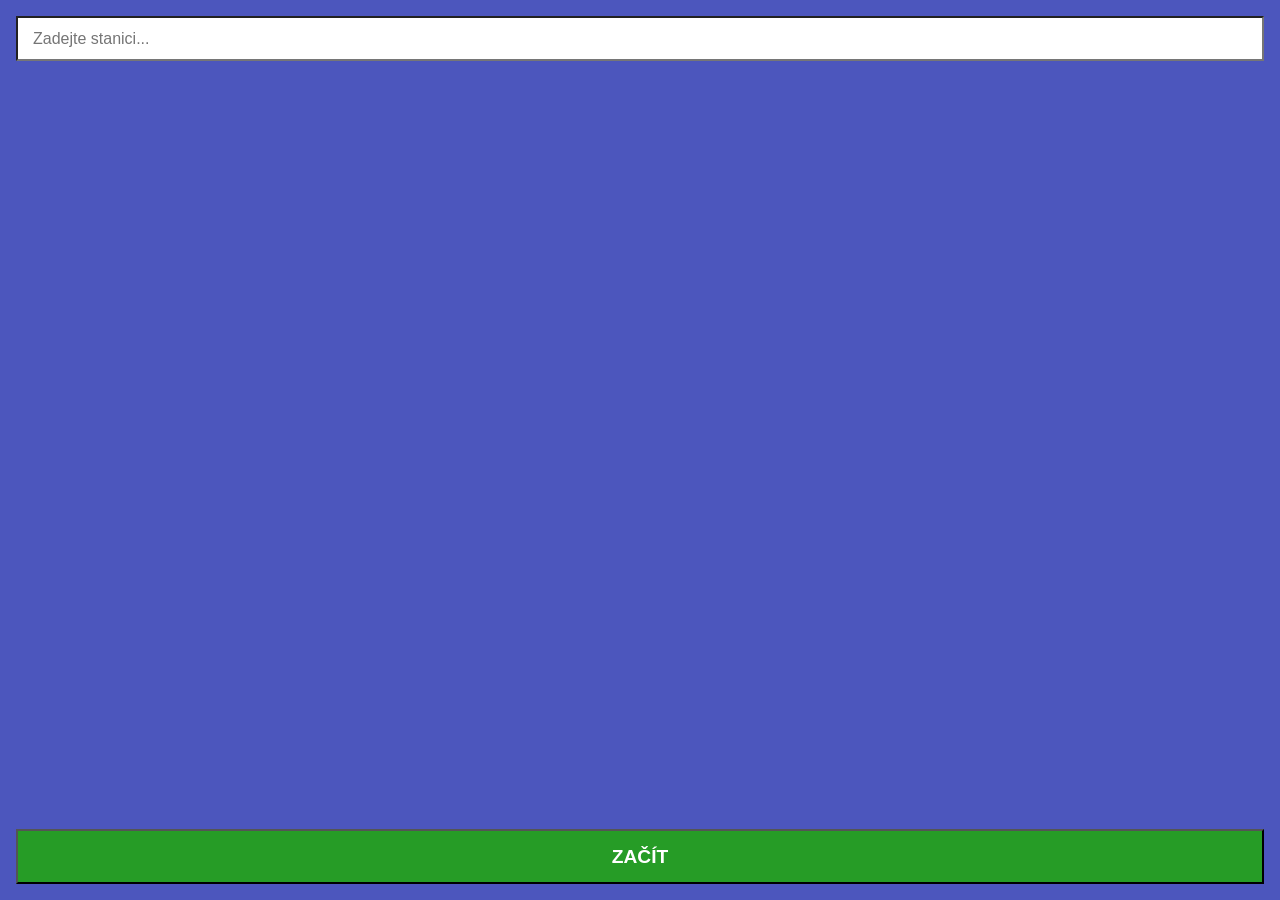
<file: factoring/index.html>
<!DOCTYPE html>
<html lang="en">
<head>
    <meta charset="utf-8">
    <title></title>
    <link href="styles/base.css" rel="stylesheet" />
    <link href="styles/shop.css" rel="stylesheet" />
    <link href="styles/timetable.css" rel="stylesheet" />
    <link href="styles/idos.css" rel="stylesheet" />
    <link href="styles/settings.css" rel="stylesheet" />
    <link href="styles/log.css" rel="stylesheet" />
    <link href="styles/foodora.css" rel="stylesheet" />
    <link href="styles/collection.css" rel="stylesheet" />
    <link href="styles/map.css" rel="stylesheet" />
    <meta name="viewport" content="width=device-width, initial-scale=1.0">
</head>
<body>
    <div id="_start">
        <div class="idossearch">
            <input id="_startstart" type="text" placeholder="Zadejte stanici...">
        </div>
        <div id="_startoptions"></div>
        <button class="idossearchs" id="_startsearch">ZAČÍT</button>
    </div>
    <div id="_tables" class="tables">
        <div class="toppanel">
            <div id="_clock" class="unchosen">21:11:25</div>
            <div id="_money">499K,-</div>
            <div id="_energy">⚡75%</div>
            <div class="connection-control">
                <div id="_wifi" class="wifi" aria-label="Stav připojení"></div>
                <div id="_operatorselection" class="operator-selection" hidden></div>
            </div>
        </div>
        <div>
            <table class="tabs">
                <td id="_tab0" class="chosen">Aktuálně</td>
                <td id="_tab5" class="unchosen">Pěšo</td>
                <td id="_tab1" class="unchosen">Stanice</td>
                <td id="_tab10" class="unchosen">Trh</td>
            </table>
            <table class="tabs">
                <td id="_tab2" class="unchosen">Vlaky</td>
                <td id="_tab3" class="unchosen">Statistiky</td>
                <td id="_tab4" class="unchosen">IDOS</td>
            </table>
            <table class="tabs">
                <td id="_tab6" class="unchosen">Foodora</td>
                <td id="_tab7" class="unchosen">Kolekce</td>
                <td id="_tab8" class="unchosen">Nastavení</td>
                <td id="_tab9" class="unchosen">Mapa</td>
            </table>
            <table class="tabs" id="_developertabs" style="display: none;">
                <td id="_tab11" class="unchosen">Log</td>
            </table>
            <table id="_information">

            </table>
        </div>
        <div id="_section10">
            <div id="_shopList" class="_shop-list"></div>
        </div>
        <div id="_section6"></div>
        <div id="_section7"></div>
        <div id="_section9">
            <div class="map-toolbar">
                <div class="map-district-info">
                    <div id="_mapdistrictname">Mapa okresů</div>
                    <div id="_mapdistrictdetails">Vyberte okres</div>
                    <div id="_mapstationsummary">Načítání přímých spojení…</div>
                </div>
                <button type="button" id="_mapreset">Obnovit pohled</button>
            </div>
            <div class="map-stage">
                <svg id="_districtmap" viewBox="0 0 1000 680" role="img" aria-label="Mapa okresů a jejich hlavních měst">
                    <g id="_districtmaplayer"></g>
                </svg>
            </div>
        </div>
        <div id="_section8">
            <div class="settingsrow">
                <div>DEVELOPER MODE</div>
                <div class="off" id="_developer">VYPNUTO</div>
            </div>
            <div class="settingsrow">
                <div>NOVÁ HRA</div>
                <div id="_newgame">RESET</div>
            </div>
            <div class="settingsrow" id="_autoupdaterow" style="display: none;">
                <div>AUTOMATICKÉ AKTUALIZACE</div>
                <div id="_autoupdate">ZASTAVIT</div>
            </div>
            <div class="settingsrow" id="_autoupdatetimerow">
                <div id="_autoupdateintervaltext">AUTOMATICKÉ AKTUALIZACE KAŽDÝCH x SEKUND</div>
                <button id="_minusautoupdate">-</button>
                <button id="_plusautoupdate">+</button>
            </div>
            <div class="settingsrow" id="_teleportrow" style="display: none;">
                <div>TELEPORT NA STANICI</div>
                <div class="settingscontrol">
                    <input id="_teleportid" type="number" inputmode="numeric" placeholder="ID stanice">
                    <button id="_teleportbtn">TELEPORT</button>
                </div>
            </div>
            <div class="settingsrow" id="_moneyrow" style="display: none;">
                <div>PŘIDAT PENÍZE</div>
                <div class="settingscontrol">
                    <input id="_moneyamount" type="number" inputmode="numeric" placeholder="Částka">
                    <button id="_moneybtn">PŘIDAT</button>
                </div>
            </div>
            <div class="settingsrow" id="_timetravelrow" style="display: none;">
                <div>CESTOVÁNÍ ČASEM</div>
                <div class="settingscontrol">
                    <input id="_timetravelduration" type="number" inputmode="numeric" placeholder="Počet sekund (zápor pro minulost)">
                    <button id="_timetravelbtn">TELEPORT</button>
                </div>
            </div>
            <div id="_appversion" class="settings-version">Verze 1.3.6</div>
        </div>
        <div id="_section11" class="log-section">
            <div class="log-toolbar">
                <div>LOG A CHYBY</div>
                <button id="_copylog" type="button">KOPÍROVAT</button>
                <button id="_clearlog" type="button">VYMAZAT</button>
            </div>
            <textarea id="_debuglog" readonly spellcheck="false" aria-label="Log aplikace"></textarea>
        </div>
        <div id="_section1">
            <div id="_pinnedlist" class="pinnedlist">
                <div>Station 1</div>
                <div>Station 2</div>
                <div>Station 3</div>
                <div>Station 4</div>
            </div>
            <div class="s1optionsframe">
                <div class="pinnedlisttoggle" id="_pinnedlisttoggle">5</div>
                <input id="_searchstation">
                <div id="_s1optionsclose">X</div>
            </div>

            <div id="_s1options"></div>
        </div>
        <div id="_section0">
            <div class="filters">
                <div class="filters1">
                    <div id="_arrivals" class="unselected">Příjezdy</div>
                    <div id="_departures" class="selected">Odjezdy</div>
                </div>
                <div id="_typefilters" class="filters2"></div>
                <div class="filters3">
                    <div id="_destheader">Spoje do:</div>
                    <select id="_destinations" class="selected"></select>
                </div>
            </div>
            <div id="_timetableheader">
                Ostrava-Přívoz
            </div>
            <div id="_stationinformation" class="station-information" hidden>
                <div class="station-information-content"></div>
            </div>
            <table id="_timetable">

            </table>
        </div>
        <div id="_section2">
            <div id="_doublestop" class="active">
                <div class="progress-box">
                    <div class="stations">
                        <span id="_dss1">Praha hl.n.</span>
                        <span id="_dss2">Brno hl.n.</span>
                    </div>

                    <div class="track"></div>
                    <div class="progresstrack" id="_dspt"></div>
                </div>
            </div>
            <div id="_singlestop" class="inactive">
                <div class="progress-box">
                    <div class="station">
                        <span id="_sss1">Praha hl.n.</span>
                    </div>

                    <div class="singlestop-track"></div>
                    <div class="progresstrack" id="singlestop"></div>
                </div>
            </div>
            <div id="_firststop" class="inactive">
                <div class="progress-box">
                    <div class="station">
                        <span id="_fss1">Praha hl.n.</span>
                    </div>

                    <div class="firststop-track"></div>
                </div>
            </div>
            <div id="_laststop" class="inactive">
                <div class="progress-box">
                    <div class="station">
                        <span id="_lss1">Praha hl.n.</span>
                    </div>

                    <div class="laststop-track"></div>
                    <div class="progresstrack" id="singlestop"></div>
                </div>
            </div>
            <table id="_traintimetableheader"></table>
            <div id="_trainbuffoptions" class="buff-selector">
                <button id="_fasterOption" class="_trainBuffOption selected" type="button">
                    <span>RYCHLOST</span>
                    <span>80,-</span>
                </button>
                <button id="_accelerationOption" class="_trainBuffOption selected" type="button">
                    <span>ZRYCHLENÍ</span>
                    <span>50,-</span>
                </button>
                <button id="_noDelayOption" class="_trainBuffOption selected" type="button">
                    <span>NA ČAS</span>
                    <span>80,-</span>
                </button>
                <button id="_skipNextStationOption" class="_trainBuffOption selected" type="button">
                    <span>NA ZNAMENÍ</span>
                    <span>25,-<span>
                </button>
                <button id="_waitOption" class="_trainBuffOption selected" type="button">
                    <span>ČEKEJ</span>
                    <span>25,-<span>
                </button>
            </div>
            <table id="_traintimetable"></table>
        </div>
        <div id="_section3">

        </div>
        <div id="_section4" class="search-panel">
            <div class="idossearchh">
                <span>ODKUD</span>
                <span>KAM</span>
            </div>
            <div class="idossearch">
                <input id="_idosstart" type="text" placeholder="Zadejte stanici...">
                <input id="_idosend" type="text" placeholder="Cílová stanice...">
            </div>
            <div class="timesetting">
                <div>&lt;</div>
                <input id="_idostime">
                <div>&gt;</div>
            </div>
            <label class="idos-air-routes">
                <input type="checkbox" id="_idosairroutes" checked>
                <span>ZAHRNOUT LETECKÉ SPOJE (AR/AJ)</span>
            </label>
            <div id="_section4options"></div>
            <button class="idossearchs">HLEDAT</button>
            <div id="_idosstats">
                <div class="idos-stat-column">
                    <div id="_idosstatstime">1h51m</div>
                    <div id="_idosstatstraveltime" class="idos-stat-secondary">Ve vlacích: 1h40m (90%)</div>
                    <div id="_idosstatswaittime" class="idos-stat-secondary">Čekání: 11m (10%)</div>
                </div>
                <div class="idos-stat-column">
                    <div id="_idosstatsdist">54km</div>
                    <div id="_idosstatstruedist" class="idos-stat-secondary">Přímo: 42km</div>
                </div>
                <div class="idos-stat-column">
                    <div id="_idosstatsspeed">54km/h</div>
                    <div id="_idosstatstruespeed" class="idos-stat-secondary">Přímo: 42km/h</div>
                </div>
            </div>
            <table id="_idosresults">

            </table>
        </div>
        <div id="_section5">
            <div id="_walkables">

            </div>
        </div>
        <div id="_subsection5">
            <table>
                <tr>
                    <td id="_mintogoal">5 minut do cíle</td>
                </tr>
                <tr>
                    <td id="_turnbtn">OTOČIT SE</td>
                </tr>
                <tr>
                    <td id="_stopbtn">ZASTAVIT SE</td>
                </tr>
            </table>
            <div class="movement-selector">
                <button id="_walkOption" class="movement-option selected" type="button">
                    <span>CHŮZE</span>
                </button>

                <button id="_runOption" class="movement-option" type="button">
                    <span>BĚH</span>
                </button>

                <button id="_sprintOption" class="movement-option" type="button">
                    <span>SPRINT</span>
                </button>
            </div>
        </div>
    </div>
    <script src="./src/debug-log.js"></script>
    <script type="module" src="./src/main.js"></script>
</body>
</html>
</file>
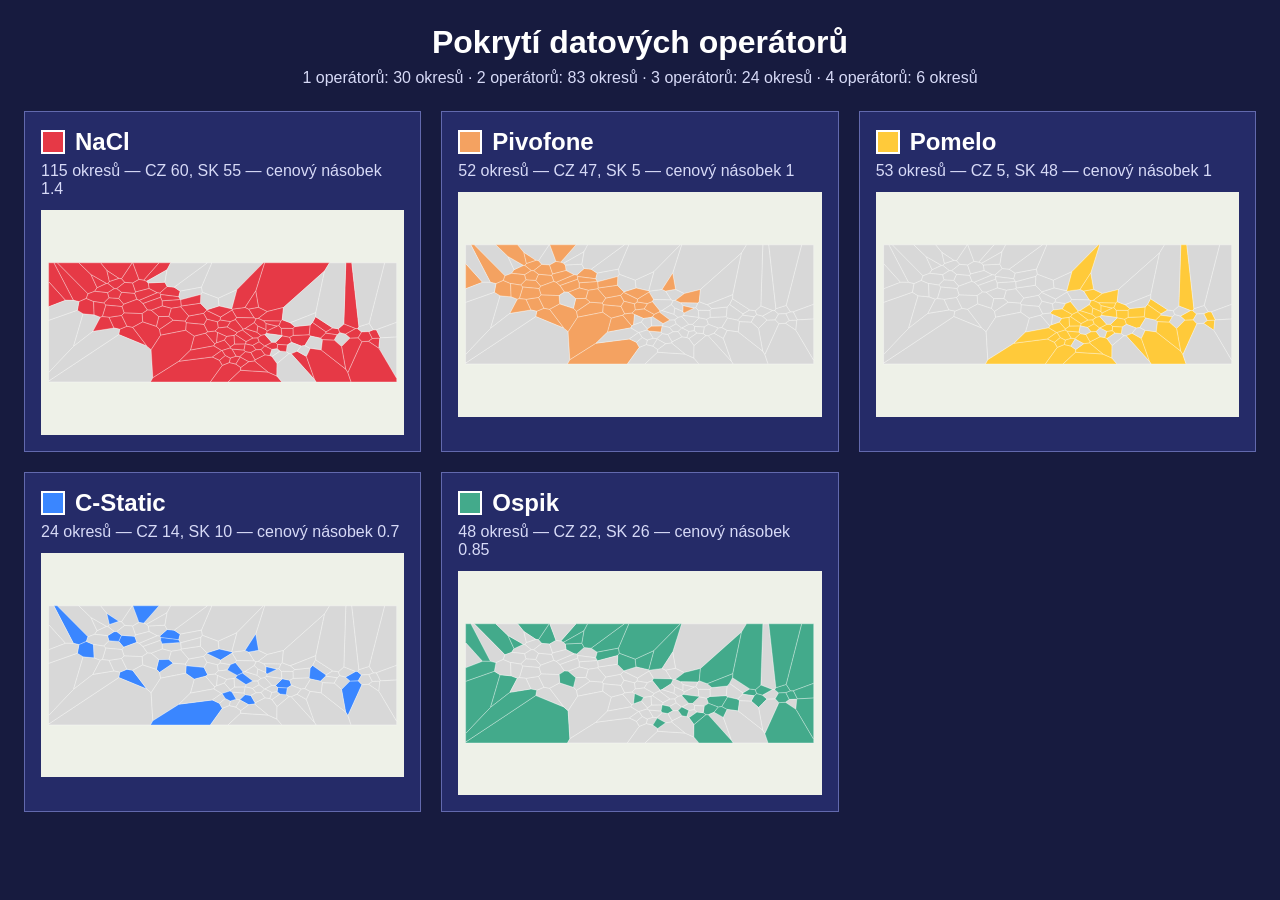
<file: factoring/reports/data-operator-coverage.html>
<!doctype html><html lang="cs"><head><meta charset="utf-8"><meta name="viewport" content="width=device-width,initial-scale=1"><title>Pokrytí datových operátorů</title><style>body{margin:0;padding:24px;background:#171b3f;color:#fff;font:16px Arial,sans-serif}h1{text-align:center;margin:0 0 8px}.summary{text-align:center;margin:0 0 24px;color:#d7daf7}.grid{display:grid;grid-template-columns:repeat(auto-fit,minmax(360px,1fr));gap:20px}section{background:#252b68;border:1px solid #6269ad;padding:16px}h2{display:flex;align-items:center;gap:10px;margin:0 0 6px}h2 span{width:20px;height:20px;border:2px solid #fff}section p{margin:0 0 12px;color:#d7daf7}svg{display:block;width:100%;height:auto;background:#eef1e8}</style></head><body><h1>Pokrytí datových operátorů</h1><p class="summary">1 operátorů: 30 okresů · 2 operátorů: 83 okresů · 3 operátorů: 24 okresů · 4 operátorů: 6 okresů</p><main class="grid"><section><h2><span style="background:#e63946"></span>NaCl</h2><p>115 okresů — CZ 60, SK 55 — cenový násobek 1.4</p><svg viewBox="0 0 760 470" role="img" aria-label="Pokrytí operátora NaCl"><polygon points="172.87,197.16 200.73,186.94 195.99,174.36 168.34,172.01 162.60,184.92" fill="#e63946" stroke="#ffffff" stroke-width="0.65"><title>Praha</title></polygon>
<polygon points="222.76,209.31 213.54,195.73 205.60,188.74 200.73,186.94 172.87,197.16 169.44,202.06 173.75,215.44 211.42,216.71" fill="#e63946" stroke="#ffffff" stroke-width="0.65"><title>Benešov</title></polygon>
<polygon points="162.60,184.92 141.98,183.45 130.94,194.71 135.49,198.84 169.44,202.06 172.87,197.16" fill="#e63946" stroke="#ffffff" stroke-width="0.65"><title>Beroun</title></polygon>
<polygon points="301.86,232.26 303.57,235.97 341.09,239.44 347.22,228.65 340.18,215.93 308.89,221.81" fill="#e63946" stroke="#ffffff" stroke-width="0.65"><title>Blansko</title></polygon>
<polygon points="348.80,254.91 341.09,239.44 303.57,235.97 302.55,251.66 320.45,264.07 344.43,257.69" fill="#e63946" stroke="#ffffff" stroke-width="0.65"><title>Brno</title></polygon>
<polygon points="410.04,166.39 370.41,184.48 372.22,200.69 399.11,206.85" fill="#d8d8d8" stroke="#ffffff" stroke-width="0.65"><title>Bruntál</title></polygon>
<polygon points="363.41,279.96 344.43,257.69 320.45,264.07 312.48,293.16 361.75,284.18" fill="#e63946" stroke="#ffffff" stroke-width="0.65"><title>Břeclav</title></polygon>
<polygon points="168.29,143.77 175.08,151.42 191.63,152.74 205.03,145.20 192.07,110.46 190.69,110.46" fill="#e63946" stroke="#ffffff" stroke-width="0.65"><title>Česká Lípa</title></polygon>
<polygon points="191.64,245.25 179.82,243.17 164.69,249.41 162.55,260.59 221.74,284.84" fill="#e63946" stroke="#ffffff" stroke-width="0.65"><title>České Budějovice</title></polygon>
<polygon points="230.39,292.37 221.74,284.84 162.55,260.59 16.00,357.81 16.00,359.54 229.13,359.54 233.96,350.95" fill="#d8d8d8" stroke="#ffffff" stroke-width="0.65"><title>Český Krumlov</title></polygon>
<polygon points="51.38,188.90 16.00,149.65 16.00,202.49" fill="#e63946" stroke="#ffffff" stroke-width="0.65"><title>Cheb</title></polygon>
<polygon points="78.97,110.46 33.83,110.46 98.23,175.37 112.30,170.13 117.25,162.49 104.45,134.75" fill="#e63946" stroke="#ffffff" stroke-width="0.65"><title>Chomutov</title></polygon>
<polygon points="253.37,189.89 253.52,200.61 272.69,205.67 292.25,202.62 293.53,200.76 292.38,187.81 291.62,187.09" fill="#e63946" stroke="#ffffff" stroke-width="0.65"><title>Chrudim</title></polygon>
<polygon points="124.50,110.46 137.78,126.44 162.76,142.97 168.29,143.77 190.69,110.46" fill="#e63946" stroke="#ffffff" stroke-width="0.65"><title>Děčín</title></polygon>
<polygon points="88.02,217.12 76.06,209.61 16.00,230.80 16.00,340.11 68.13,285.21" fill="#d8d8d8" stroke="#ffffff" stroke-width="0.65"><title>Domažlice</title></polygon>
<polygon points="455.04,203.48 434.24,207.28 445.92,225.78 450.02,227.53 454.69,226.63 473.52,212.37" fill="#e63946" stroke="#ffffff" stroke-width="0.65"><title>Frýdek-Místek</title></polygon>
<polygon points="272.69,205.67 253.52,200.61 230.38,209.57 246.23,223.05 267.63,222.60" fill="#e63946" stroke="#ffffff" stroke-width="0.65"><title>Havlíčkův Brod</title></polygon>
<polygon points="348.80,254.91 344.43,257.69 363.41,279.96 367.33,277.67 369.39,256.30 364.07,252.93" fill="#e63946" stroke="#ffffff" stroke-width="0.65"><title>Hodonín</title></polygon>
<polygon points="278.63,161.38 263.87,159.96 248.28,173.85 250.30,176.82 288.20,181.54 291.13,169.77" fill="#e63946" stroke="#ffffff" stroke-width="0.65"><title>Hradec Králové</title></polygon>
<polygon points="263.67,125.00 271.29,110.46 246.84,110.46 214.62,146.94 220.93,149.22" fill="#e63946" stroke="#ffffff" stroke-width="0.65"><title>Jablonec n. N.</title></polygon>
<polygon points="370.41,184.48 410.04,166.39 465.27,110.46 357.21,110.46 335.45,161.52 337.25,172.09" fill="#d8d8d8" stroke="#ffffff" stroke-width="0.65"><title>Jeseník</title></polygon>
<polygon points="225.96,164.24 242.72,172.98 248.28,173.85 263.87,159.96 259.23,151.07 224.37,152.51" fill="#e63946" stroke="#ffffff" stroke-width="0.65"><title>Jičín</title></polygon>
<polygon points="241.42,243.33 248.01,249.81 276.58,230.49 267.63,222.60 246.23,223.05" fill="#e63946" stroke="#ffffff" stroke-width="0.65"><title>Jihlava</title></polygon>
<polygon points="241.42,243.33 212.70,233.91 191.64,245.25 221.74,284.84 230.39,292.37 250.32,261.91 248.01,249.81" fill="#e63946" stroke="#ffffff" stroke-width="0.65"><title>Jindřichův Hradec</title></polygon>
<polygon points="33.83,110.46 26.84,110.46 67.80,189.04 79.33,191.70 94.83,185.05 98.23,175.37" fill="#e63946" stroke="#ffffff" stroke-width="0.65"><title>Karlovy Vary</title></polygon>
<polygon points="449.11,169.55 455.04,203.48 473.52,212.37 507.21,203.90 593.13,127.53 603.56,110.46 467.69,110.46" fill="#e63946" stroke="#ffffff" stroke-width="0.65"><title>Karviná</title></polygon>
<polygon points="162.60,184.92 168.34,172.01 158.56,164.46 153.10,164.29 139.05,172.95 141.98,183.45" fill="#e63946" stroke="#ffffff" stroke-width="0.65"><title>Kladno</title></polygon>
<polygon points="108.62,253.86 124.20,224.12 111.13,219.35 88.02,217.12 68.13,285.21" fill="#d8d8d8" stroke="#ffffff" stroke-width="0.65"><title>Klatovy</title></polygon>
<polygon points="248.28,173.85 242.72,172.98 205.60,188.74 213.54,195.73 250.45,182.54 250.30,176.82" fill="#e63946" stroke="#ffffff" stroke-width="0.65"><title>Kolín</title></polygon>
<polygon points="389.67,244.54 396.59,233.34 374.89,229.97 369.00,233.99 370.58,246.88" fill="#e63946" stroke="#ffffff" stroke-width="0.65"><title>Kroměříž</title></polygon>
<polygon points="213.54,195.73 222.76,209.31 230.38,209.57 253.52,200.61 253.37,189.89 250.45,182.54" fill="#e63946" stroke="#ffffff" stroke-width="0.65"><title>Kutná Hora</title></polygon>
<polygon points="246.84,110.46 192.07,110.46 205.03,145.20 214.62,146.94" fill="#e63946" stroke="#ffffff" stroke-width="0.65"><title>Liberec</title></polygon>
<polygon points="168.29,143.77 162.76,142.97 143.11,149.46 139.72,153.57 153.10,164.29 158.56,164.46 175.08,151.42" fill="#e63946" stroke="#ffffff" stroke-width="0.65"><title>Litoměřice</title></polygon>
<polygon points="112.30,170.13 139.05,172.95 153.10,164.29 139.72,153.57 136.80,153.45 117.25,162.49" fill="#e63946" stroke="#ffffff" stroke-width="0.65"><title>Louny</title></polygon>
<polygon points="191.63,152.74 175.08,151.42 158.56,164.46 168.34,172.01 195.99,174.36 197.96,171.50" fill="#e63946" stroke="#ffffff" stroke-width="0.65"><title>Mělník</title></polygon>
<polygon points="214.62,146.94 205.03,145.20 191.63,152.74 197.96,171.50 225.96,164.24 224.37,152.51 220.93,149.22" fill="#e63946" stroke="#ffffff" stroke-width="0.65"><title>Mladá Boleslav</title></polygon>
<polygon points="136.80,153.45 104.45,134.75 117.25,162.49" fill="#e63946" stroke="#ffffff" stroke-width="0.65"><title>Most</title></polygon>
<polygon points="291.13,169.77 335.45,161.52 357.21,110.46 348.06,110.46 278.63,161.38" fill="#d8d8d8" stroke="#ffffff" stroke-width="0.65"><title>Náchod</title></polygon>
<polygon points="434.24,207.28 426.91,203.78 399.76,207.37 399.76,209.40 408.92,224.90 445.92,225.78" fill="#e63946" stroke="#ffffff" stroke-width="0.65"><title>Nový Jičín</title></polygon>
<polygon points="225.96,164.24 197.96,171.50 195.99,174.36 200.73,186.94 205.60,188.74 242.72,172.98" fill="#e63946" stroke="#ffffff" stroke-width="0.65"><title>Nymburk</title></polygon>
<polygon points="346.35,210.03 375.58,224.10 399.76,209.40 399.76,207.37 399.11,206.85 372.22,200.69 346.99,208.73" fill="#e63946" stroke="#ffffff" stroke-width="0.65"><title>Olomouc</title></polygon>
<polygon points="399.76,207.37 426.91,203.78 449.11,169.55 467.69,110.46 465.27,110.46 410.04,166.39 399.11,206.85" fill="#e63946" stroke="#ffffff" stroke-width="0.65"><title>Opava</title></polygon>
<polygon points="434.24,207.28 455.04,203.48 449.11,169.55 426.91,203.78" fill="#e63946" stroke="#ffffff" stroke-width="0.65"><title>Ostrava</title></polygon>
<polygon points="253.37,189.89 291.62,187.09 288.20,181.54 250.30,176.82 250.45,182.54" fill="#e63946" stroke="#ffffff" stroke-width="0.65"><title>Pardubice</title></polygon>
<polygon points="222.76,209.31 211.42,216.71 212.70,233.91 241.42,243.33 246.23,223.05 230.38,209.57" fill="#e63946" stroke="#ffffff" stroke-width="0.65"><title>Pelhřimov</title></polygon>
<polygon points="152.30,246.76 164.69,249.41 179.82,243.17 168.67,220.48 142.12,224.51" fill="#e63946" stroke="#ffffff" stroke-width="0.65"><title>Písek</title></polygon>
<polygon points="94.83,185.05 79.33,191.70 76.06,209.61 88.02,217.12 111.13,219.35 109.96,191.33" fill="#e63946" stroke="#ffffff" stroke-width="0.65"><title>Plzeň</title></polygon>
<polygon points="164.69,249.41 152.30,246.76 108.62,253.86 68.13,285.21 16.00,340.11 16.00,357.81 162.55,260.59" fill="#d8d8d8" stroke="#ffffff" stroke-width="0.65"><title>Prachatice</title></polygon>
<polygon points="340.18,215.93 347.22,228.65 369.00,233.99 374.89,229.97 375.58,224.10 346.35,210.03" fill="#e63946" stroke="#ffffff" stroke-width="0.65"><title>Prostějov</title></polygon>
<polygon points="399.76,209.40 375.58,224.10 374.89,229.97 396.59,233.34 406.68,229.32 408.92,224.90" fill="#e63946" stroke="#ffffff" stroke-width="0.65"><title>Přerov</title></polygon>
<polygon points="128.26,223.03 142.12,224.51 168.67,220.48 173.75,215.44 169.44,202.06 135.49,198.84" fill="#e63946" stroke="#ffffff" stroke-width="0.65"><title>Příbram</title></polygon>
<polygon points="109.96,191.33 130.94,194.71 141.98,183.45 139.05,172.95 112.30,170.13 98.23,175.37 94.83,185.05" fill="#e63946" stroke="#ffffff" stroke-width="0.65"><title>Rakovník</title></polygon>
<polygon points="130.94,194.71 109.96,191.33 111.13,219.35 124.20,224.12 128.26,223.03 135.49,198.84" fill="#e63946" stroke="#ffffff" stroke-width="0.65"><title>Rokycany</title></polygon>
<polygon points="335.45,161.52 291.13,169.77 288.20,181.54 291.62,187.09 292.38,187.81 334.10,176.76 337.25,172.09" fill="#d8d8d8" stroke="#ffffff" stroke-width="0.65"><title>Rychnov n. K.</title></polygon>
<polygon points="259.23,151.07 263.67,125.00 220.93,149.22 224.37,152.51" fill="#d8d8d8" stroke="#ffffff" stroke-width="0.65"><title>Semily</title></polygon>
<polygon points="67.80,189.04 26.84,110.46 16.00,110.46 16.00,149.65 51.38,188.90" fill="#e63946" stroke="#ffffff" stroke-width="0.65"><title>Sokolov</title></polygon>
<polygon points="108.62,253.86 152.30,246.76 142.12,224.51 128.26,223.03 124.20,224.12" fill="#e63946" stroke="#ffffff" stroke-width="0.65"><title>Strakonice</title></polygon>
<polygon points="308.89,221.81 340.18,215.93 346.35,210.03 346.99,208.73 333.44,194.98 293.53,200.76 292.25,202.62" fill="#e63946" stroke="#ffffff" stroke-width="0.65"><title>Svitavy</title></polygon>
<polygon points="334.10,176.76 333.44,194.98 346.99,208.73 372.22,200.69 370.41,184.48 337.25,172.09" fill="#d8d8d8" stroke="#ffffff" stroke-width="0.65"><title>Šumperk</title></polygon>
<polygon points="211.42,216.71 173.75,215.44 168.67,220.48 179.82,243.17 191.64,245.25 212.70,233.91" fill="#e63946" stroke="#ffffff" stroke-width="0.65"><title>Tábor</title></polygon>
<polygon points="79.33,191.70 67.80,189.04 51.38,188.90 16.00,202.49 16.00,230.80 76.06,209.61" fill="#d8d8d8" stroke="#ffffff" stroke-width="0.65"><title>Tachov</title></polygon>
<polygon points="104.45,134.75 136.80,153.45 139.72,153.57 143.11,149.46 137.78,126.44 124.50,110.46 78.97,110.46" fill="#e63946" stroke="#ffffff" stroke-width="0.65"><title>Teplice</title></polygon>
<polygon points="271.29,110.46 263.67,125.00 259.23,151.07 263.87,159.96 278.63,161.38 348.06,110.46" fill="#d8d8d8" stroke="#ffffff" stroke-width="0.65"><title>Trutnov</title></polygon>
<polygon points="248.01,249.81 250.32,261.91 302.55,251.66 303.57,235.97 301.86,232.26 276.58,230.49" fill="#e63946" stroke="#ffffff" stroke-width="0.65"><title>Třebíč</title></polygon>
<polygon points="388.13,264.55 404.01,262.26 407.11,260.69 410.46,256.06 389.67,244.54 370.58,246.88 364.07,252.93 369.39,256.30" fill="#e63946" stroke="#ffffff" stroke-width="0.65"><title>Uherské Hradiště</title></polygon>
<polygon points="162.76,142.97 137.78,126.44 143.11,149.46" fill="#e63946" stroke="#ffffff" stroke-width="0.65"><title>Ústí n. L.</title></polygon>
<polygon points="292.38,187.81 293.53,200.76 333.44,194.98 334.10,176.76" fill="#e63946" stroke="#ffffff" stroke-width="0.65"><title>Ústí n. O.</title></polygon>
<polygon points="408.92,224.90 406.68,229.32 422.77,249.28 426.92,248.06 446.10,235.64 450.02,227.53 445.92,225.78" fill="#e63946" stroke="#ffffff" stroke-width="0.65"><title>Vsetín</title></polygon>
<polygon points="341.09,239.44 348.80,254.91 364.07,252.93 370.58,246.88 369.00,233.99 347.22,228.65" fill="#e63946" stroke="#ffffff" stroke-width="0.65"><title>Vyškov</title></polygon>
<polygon points="421.09,251.04 422.77,249.28 406.68,229.32 396.59,233.34 389.67,244.54 410.46,256.06" fill="#e63946" stroke="#ffffff" stroke-width="0.65"><title>Zlín</title></polygon>
<polygon points="302.55,251.66 250.32,261.91 230.39,292.37 233.96,350.95 288.83,316.28 312.48,293.16 320.45,264.07" fill="#e63946" stroke="#ffffff" stroke-width="0.65"><title>Znojmo</title></polygon>
<polygon points="308.89,221.81 292.25,202.62 272.69,205.67 267.63,222.60 276.58,230.49 301.86,232.26" fill="#e63946" stroke="#ffffff" stroke-width="0.65"><title>Žďár n. S.</title></polygon>
<polygon points="288.83,316.28 233.96,350.95 229.13,359.54 354.39,359.54 379.32,324.97 373.32,314.46 358.51,307.42" fill="#e63946" stroke="#ffffff" stroke-width="0.65"><title>Bratislava</title></polygon>
<polygon points="442.51,283.39 456.40,275.84 453.49,267.35 443.13,267.72 428.83,275.23 427.75,280.10" fill="#e63946" stroke="#ffffff" stroke-width="0.65"><title>Bánovce n. B.</title></polygon>
<polygon points="495.00,281.17 514.97,282.62 523.94,276.84 520.20,265.99 504.77,263.16 490.35,277.02" fill="#e63946" stroke="#ffffff" stroke-width="0.65"><title>Banská Bystrica</title></polygon>
<polygon points="483.11,306.77 500.10,294.96 493.94,289.93 482.79,291.48 478.42,304.46" fill="#d8d8d8" stroke="#ffffff" stroke-width="0.65"><title>Banská Štiavnica</title></polygon>
<polygon points="650.12,110.46 637.60,110.46 633.45,238.48 657.73,247.97 662.64,248.25 665.05,244.05" fill="#e63946" stroke="#ffffff" stroke-width="0.65"><title>Bardejov</title></polygon>
<polygon points="544.49,284.73 551.91,283.48 563.96,263.73 561.25,260.73 527.31,262.27 520.20,265.99 523.94,276.84" fill="#e63946" stroke="#ffffff" stroke-width="0.65"><title>Brezno</title></polygon>
<polygon points="470.72,250.37 470.83,237.71 466.03,231.79 454.69,226.63 450.02,227.53 446.10,235.64 453.48,242.89" fill="#e63946" stroke="#ffffff" stroke-width="0.65"><title>Bytča</title></polygon>
<polygon points="501.47,232.45 504.58,229.51 507.21,203.90 473.52,212.37 454.69,226.63 466.03,231.79" fill="#e63946" stroke="#ffffff" stroke-width="0.65"><title>Čadca</title></polygon>
<polygon points="544.49,284.73 523.94,276.84 514.97,282.62 512.88,296.33 518.66,300.51 523.48,300.92 535.80,295.34" fill="#d8d8d8" stroke="#ffffff" stroke-width="0.65"><title>Detva</title></polygon>
<polygon points="521.43,235.86 504.58,229.51 501.47,232.45 497.48,241.97 502.55,247.63 527.09,247.79 530.89,243.84" fill="#e63946" stroke="#ffffff" stroke-width="0.65"><title>Dolný Kubín</title></polygon>
<polygon points="417.75,329.46 407.57,322.35 393.92,319.06 379.32,324.97 354.39,359.54 391.48,359.54 417.53,335.20" fill="#e63946" stroke="#ffffff" stroke-width="0.65"><title>Dunajská Streda</title></polygon>
<polygon points="416.70,307.73 415.98,306.81 408.09,305.78 395.90,309.61 393.92,319.06 407.57,322.35" fill="#e63946" stroke="#ffffff" stroke-width="0.65"><title>Galanta</title></polygon>
<polygon points="619.38,261.10 613.26,272.08 628.69,285.60 646.48,268.00 636.88,259.59 624.87,256.29" fill="#d8d8d8" stroke="#ffffff" stroke-width="0.65"><title>Gelnica</title></polygon>
<polygon points="415.98,306.81 427.45,296.22 424.72,292.92 399.29,290.89 408.09,305.78" fill="#e63946" stroke="#ffffff" stroke-width="0.65"><title>Hlohovec</title></polygon>
<polygon points="692.75,268.77 708.65,268.33 710.04,267.49 701.66,250.57 695.00,250.58 685.46,254.47" fill="#e63946" stroke="#ffffff" stroke-width="0.65"><title>Humenné</title></polygon>
<polygon points="453.49,267.35 460.40,262.32 451.51,255.55 426.92,248.06 422.77,249.28 421.09,251.04 443.13,267.72" fill="#e63946" stroke="#ffffff" stroke-width="0.65"><title>Ilava</title></polygon>
<polygon points="567.82,235.23 596.06,255.04 610.41,246.69 574.24,223.16" fill="#e63946" stroke="#ffffff" stroke-width="0.65"><title>Kežmarok</title></polygon>
<polygon points="474.46,338.87 417.53,335.20 391.48,359.54 503.97,359.54 493.42,347.38" fill="#e63946" stroke="#ffffff" stroke-width="0.65"><title>Komárno</title></polygon>
<polygon points="663.59,267.31 646.48,268.00 628.69,285.60 637.18,332.64 642.00,340.23 671.37,275.34" fill="#e63946" stroke="#ffffff" stroke-width="0.65"><title>Košice</title></polygon>
<polygon points="512.88,296.33 500.10,294.96 483.11,306.77 493.67,321.37 518.66,300.51" fill="#d8d8d8" stroke="#ffffff" stroke-width="0.65"><title>Krupina</title></polygon>
<polygon points="466.03,231.79 470.83,237.71 493.33,243.00 497.48,241.97 501.47,232.45" fill="#e63946" stroke="#ffffff" stroke-width="0.65"><title>Kysucké Nové Mesto</title></polygon>
<polygon points="493.42,347.38 493.67,321.37 483.11,306.77 478.42,304.46 468.55,302.76 447.77,313.32 446.66,315.99 474.46,338.87" fill="#e63946" stroke="#ffffff" stroke-width="0.65"><title>Levice</title></polygon>
<polygon points="621.94,248.43 610.41,246.69 596.06,255.04 595.36,257.64 619.38,261.10 624.87,256.29" fill="#e63946" stroke="#ffffff" stroke-width="0.65"><title>Levoča</title></polygon>
<polygon points="561.25,260.73 563.21,240.46 530.89,243.84 527.09,247.79 527.31,262.27" fill="#e63946" stroke="#ffffff" stroke-width="0.65"><title>Liptovský Mikuláš</title></polygon>
<polygon points="572.40,354.90 555.12,306.23 535.80,295.34 523.48,300.92" fill="#e63946" stroke="#ffffff" stroke-width="0.65"><title>Lučenec</title></polygon>
<polygon points="377.85,293.82 361.75,284.18 312.48,293.16 288.83,316.28 358.51,307.42" fill="#e63946" stroke="#ffffff" stroke-width="0.65"><title>Malacky</title></polygon>
<polygon points="502.55,247.63 497.48,241.97 493.33,243.00 472.93,252.91 471.55,258.31 504.04,262.55" fill="#e63946" stroke="#ffffff" stroke-width="0.65"><title>Martin</title></polygon>
<polygon points="718.76,110.46 686.38,237.19 695.00,250.58 701.66,250.57 744.00,235.04 744.00,110.46" fill="#d8d8d8" stroke="#ffffff" stroke-width="0.65"><title>Medzilaborce</title></polygon>
<polygon points="706.75,289.36 708.65,268.33 692.75,268.77 684.83,274.58" fill="#e63946" stroke="#ffffff" stroke-width="0.65"><title>Michalovce</title></polygon>
<polygon points="383.42,271.95 396.13,286.58 404.84,280.61 404.01,262.26 388.13,264.55" fill="#e63946" stroke="#ffffff" stroke-width="0.65"><title>Myjava</title></polygon>
<polygon points="574.79,214.86 593.13,127.53 507.21,203.90 504.58,229.51 521.43,235.86" fill="#d8d8d8" stroke="#ffffff" stroke-width="0.65"><title>Námestovo</title></polygon>
<polygon points="416.70,307.73 434.39,317.37 446.66,315.99 447.77,313.32 439.12,298.13 427.45,296.22 415.98,306.81" fill="#e63946" stroke="#ffffff" stroke-width="0.65"><title>Nitra</title></polygon>
<polygon points="428.83,275.23 407.11,260.69 404.01,262.26 404.84,280.61 427.21,280.50 427.75,280.10" fill="#e63946" stroke="#ffffff" stroke-width="0.65"><title>Nové Mesto n. V.</title></polygon>
<polygon points="417.53,335.20 474.46,338.87 446.66,315.99 434.39,317.37 417.75,329.46" fill="#e63946" stroke="#ffffff" stroke-width="0.65"><title>Nové Zámky</title></polygon>
<polygon points="468.00,284.43 456.40,275.84 442.51,283.39 449.72,292.42 460.50,291.92" fill="#e63946" stroke="#ffffff" stroke-width="0.65"><title>Partizánske</title></polygon>
<polygon points="378.81,293.93 377.85,293.82 358.51,307.42 373.32,314.46 385.68,304.48" fill="#e63946" stroke="#ffffff" stroke-width="0.65"><title>Pezinok</title></polygon>
<polygon points="396.13,286.58 395.10,288.86 399.29,290.89 424.72,292.92 427.21,280.50 404.84,280.61" fill="#e63946" stroke="#ffffff" stroke-width="0.65"><title>Piešťany</title></polygon>
<polygon points="551.91,283.48 544.49,284.73 535.80,295.34 555.12,306.23 563.14,289.48" fill="#d8d8d8" stroke="#ffffff" stroke-width="0.65"><title>Poltár</title></polygon>
<polygon points="584.81,268.05 595.36,257.64 596.06,255.04 567.82,235.23 563.21,240.46 561.25,260.73 563.96,263.73" fill="#e63946" stroke="#ffffff" stroke-width="0.65"><title>Poprad</title></polygon>
<polygon points="460.40,262.32 468.14,260.64 471.55,258.31 472.93,252.91 470.72,250.37 453.48,242.89 451.51,255.55" fill="#e63946" stroke="#ffffff" stroke-width="0.65"><title>Považská Bystrica</title></polygon>
<polygon points="662.64,248.25 657.73,247.97 636.88,259.59 646.48,268.00 663.59,267.31 670.61,255.13" fill="#e63946" stroke="#ffffff" stroke-width="0.65"><title>Prešov</title></polygon>
<polygon points="468.00,284.43 468.88,284.31 482.98,276.91 468.14,260.64 460.40,262.32 453.49,267.35 456.40,275.84" fill="#e63946" stroke="#ffffff" stroke-width="0.65"><title>Prievidza</title></polygon>
<polygon points="453.48,242.89 446.10,235.64 426.92,248.06 451.51,255.55" fill="#e63946" stroke="#ffffff" stroke-width="0.65"><title>Púchov</title></polygon>
<polygon points="563.96,263.73 551.91,283.48 563.14,289.48 586.20,292.72 588.92,271.02 584.81,268.05" fill="#d8d8d8" stroke="#ffffff" stroke-width="0.65"><title>Revúca</title></polygon>
<polygon points="642.00,340.23 637.18,332.64 586.20,292.72 563.14,289.48 555.12,306.23 572.40,354.90 575.25,359.54 648.62,359.54" fill="#e63946" stroke="#ffffff" stroke-width="0.65"><title>Rimavská Sobota</title></polygon>
<polygon points="628.69,285.60 613.26,272.08 588.92,271.02 586.20,292.72 637.18,332.64" fill="#e63946" stroke="#ffffff" stroke-width="0.65"><title>Rožňava</title></polygon>
<polygon points="504.77,263.16 520.20,265.99 527.31,262.27 527.09,247.79 502.55,247.63 504.04,262.55" fill="#e63946" stroke="#ffffff" stroke-width="0.65"><title>Ružomberok</title></polygon>
<polygon points="657.73,247.97 633.45,238.48 621.94,248.43 624.87,256.29 636.88,259.59" fill="#e63946" stroke="#ffffff" stroke-width="0.65"><title>Sabinov</title></polygon>
<polygon points="385.68,304.48 373.32,314.46 379.32,324.97 393.92,319.06 395.90,309.61" fill="#e63946" stroke="#ffffff" stroke-width="0.65"><title>Senec</title></polygon>
<polygon points="377.85,293.82 378.81,293.93 395.10,288.86 396.13,286.58 383.42,271.95 367.33,277.67 363.41,279.96 361.75,284.18" fill="#e63946" stroke="#ffffff" stroke-width="0.65"><title>Senica</title></polygon>
<polygon points="369.39,256.30 367.33,277.67 383.42,271.95 388.13,264.55" fill="#e63946" stroke="#ffffff" stroke-width="0.65"><title>Skalica</title></polygon>
<polygon points="701.66,250.57 710.04,267.49 744.00,265.73 744.00,235.04" fill="#d8d8d8" stroke="#ffffff" stroke-width="0.65"><title>Snina</title></polygon>
<polygon points="744.00,265.73 710.04,267.49 708.65,268.33 706.75,289.36 744.00,352.49" fill="#d8d8d8" stroke="#ffffff" stroke-width="0.65"><title>Sobrance</title></polygon>
<polygon points="584.81,268.05 588.92,271.02 613.26,272.08 619.38,261.10 595.36,257.64" fill="#e63946" stroke="#ffffff" stroke-width="0.65"><title>Spišská Nová Ves</title></polygon>
<polygon points="574.79,214.86 574.24,223.16 610.41,246.69 621.94,248.43 633.45,238.48 637.60,110.46 603.56,110.46 593.13,127.53" fill="#d8d8d8" stroke="#ffffff" stroke-width="0.65"><title>Stará Ľubovňa</title></polygon>
<polygon points="665.05,244.05 662.64,248.25 670.61,255.13 685.46,254.47 695.00,250.58 686.38,237.19" fill="#d8d8d8" stroke="#ffffff" stroke-width="0.65"><title>Stropkov</title></polygon>
<polygon points="650.12,110.46 665.05,244.05 686.38,237.19 718.76,110.46" fill="#d8d8d8" stroke="#ffffff" stroke-width="0.65"><title>Svidník</title></polygon>
<polygon points="416.70,307.73 407.57,322.35 417.75,329.46 434.39,317.37" fill="#e63946" stroke="#ffffff" stroke-width="0.65"><title>Šaľa</title></polygon>
<polygon points="442.51,283.39 427.75,280.10 427.21,280.50 424.72,292.92 427.45,296.22 439.12,298.13 449.72,292.42" fill="#e63946" stroke="#ffffff" stroke-width="0.65"><title>Topoľčany</title></polygon>
<polygon points="684.83,274.58 671.37,275.34 642.00,340.23 648.62,359.54 744.00,359.54 744.00,352.49 706.75,289.36" fill="#e63946" stroke="#ffffff" stroke-width="0.65"><title>Trebišov</title></polygon>
<polygon points="421.09,251.04 410.46,256.06 407.11,260.69 428.83,275.23 443.13,267.72" fill="#e63946" stroke="#ffffff" stroke-width="0.65"><title>Trenčín</title></polygon>
<polygon points="385.68,304.48 395.90,309.61 408.09,305.78 399.29,290.89 395.10,288.86 378.81,293.93" fill="#e63946" stroke="#ffffff" stroke-width="0.65"><title>Trnava</title></polygon>
<polygon points="504.04,262.55 471.55,258.31 468.14,260.64 482.98,276.91 490.35,277.02 504.77,263.16" fill="#d8d8d8" stroke="#ffffff" stroke-width="0.65"><title>Turčianske Teplice</title></polygon>
<polygon points="567.82,235.23 574.24,223.16 574.79,214.86 521.43,235.86 530.89,243.84 563.21,240.46" fill="#d8d8d8" stroke="#ffffff" stroke-width="0.65"><title>Tvrdošín</title></polygon>
<polygon points="572.40,354.90 523.48,300.92 518.66,300.51 493.67,321.37 493.42,347.38 503.97,359.54 575.25,359.54" fill="#d8d8d8" stroke="#ffffff" stroke-width="0.65"><title>Veľký Krtíš</title></polygon>
<polygon points="670.61,255.13 663.59,267.31 671.37,275.34 684.83,274.58 692.75,268.77 685.46,254.47" fill="#e63946" stroke="#ffffff" stroke-width="0.65"><title>Vranov nad Topľou</title></polygon>
<polygon points="468.55,302.76 460.50,291.92 449.72,292.42 439.12,298.13 447.77,313.32" fill="#e63946" stroke="#ffffff" stroke-width="0.65"><title>Zlaté Moravce</title></polygon>
<polygon points="512.88,296.33 514.97,282.62 495.00,281.17 493.94,289.93 500.10,294.96" fill="#e63946" stroke="#ffffff" stroke-width="0.65"><title>Zvolen</title></polygon>
<polygon points="468.88,284.31 468.00,284.43 460.50,291.92 468.55,302.76 478.42,304.46 482.79,291.48" fill="#e63946" stroke="#ffffff" stroke-width="0.65"><title>Žarnovica</title></polygon>
<polygon points="495.00,281.17 490.35,277.02 482.98,276.91 468.88,284.31 482.79,291.48 493.94,289.93" fill="#e63946" stroke="#ffffff" stroke-width="0.65"><title>Žiar nad Hronom</title></polygon>
<polygon points="472.93,252.91 493.33,243.00 470.83,237.71 470.72,250.37" fill="#e63946" stroke="#ffffff" stroke-width="0.65"><title>Žilina</title></polygon></svg></section>
<section><h2><span style="background:#f4a261"></span>Pivofone</h2><p>52 okresů — CZ 47, SK 5 — cenový násobek 1</p><svg viewBox="0 0 760 470" role="img" aria-label="Pokrytí operátora Pivofone"><polygon points="172.87,197.16 200.73,186.94 195.99,174.36 168.34,172.01 162.60,184.92" fill="#f4a261" stroke="#ffffff" stroke-width="0.65"><title>Praha</title></polygon>
<polygon points="222.76,209.31 213.54,195.73 205.60,188.74 200.73,186.94 172.87,197.16 169.44,202.06 173.75,215.44 211.42,216.71" fill="#f4a261" stroke="#ffffff" stroke-width="0.65"><title>Benešov</title></polygon>
<polygon points="162.60,184.92 141.98,183.45 130.94,194.71 135.49,198.84 169.44,202.06 172.87,197.16" fill="#f4a261" stroke="#ffffff" stroke-width="0.65"><title>Beroun</title></polygon>
<polygon points="301.86,232.26 303.57,235.97 341.09,239.44 347.22,228.65 340.18,215.93 308.89,221.81" fill="#f4a261" stroke="#ffffff" stroke-width="0.65"><title>Blansko</title></polygon>
<polygon points="348.80,254.91 341.09,239.44 303.57,235.97 302.55,251.66 320.45,264.07 344.43,257.69" fill="#f4a261" stroke="#ffffff" stroke-width="0.65"><title>Brno</title></polygon>
<polygon points="410.04,166.39 370.41,184.48 372.22,200.69 399.11,206.85" fill="#d8d8d8" stroke="#ffffff" stroke-width="0.65"><title>Bruntál</title></polygon>
<polygon points="363.41,279.96 344.43,257.69 320.45,264.07 312.48,293.16 361.75,284.18" fill="#f4a261" stroke="#ffffff" stroke-width="0.65"><title>Břeclav</title></polygon>
<polygon points="168.29,143.77 175.08,151.42 191.63,152.74 205.03,145.20 192.07,110.46 190.69,110.46" fill="#d8d8d8" stroke="#ffffff" stroke-width="0.65"><title>Česká Lípa</title></polygon>
<polygon points="191.64,245.25 179.82,243.17 164.69,249.41 162.55,260.59 221.74,284.84" fill="#f4a261" stroke="#ffffff" stroke-width="0.65"><title>České Budějovice</title></polygon>
<polygon points="230.39,292.37 221.74,284.84 162.55,260.59 16.00,357.81 16.00,359.54 229.13,359.54 233.96,350.95" fill="#d8d8d8" stroke="#ffffff" stroke-width="0.65"><title>Český Krumlov</title></polygon>
<polygon points="51.38,188.90 16.00,149.65 16.00,202.49" fill="#f4a261" stroke="#ffffff" stroke-width="0.65"><title>Cheb</title></polygon>
<polygon points="78.97,110.46 33.83,110.46 98.23,175.37 112.30,170.13 117.25,162.49 104.45,134.75" fill="#d8d8d8" stroke="#ffffff" stroke-width="0.65"><title>Chomutov</title></polygon>
<polygon points="253.37,189.89 253.52,200.61 272.69,205.67 292.25,202.62 293.53,200.76 292.38,187.81 291.62,187.09" fill="#f4a261" stroke="#ffffff" stroke-width="0.65"><title>Chrudim</title></polygon>
<polygon points="124.50,110.46 137.78,126.44 162.76,142.97 168.29,143.77 190.69,110.46" fill="#d8d8d8" stroke="#ffffff" stroke-width="0.65"><title>Děčín</title></polygon>
<polygon points="88.02,217.12 76.06,209.61 16.00,230.80 16.00,340.11 68.13,285.21" fill="#d8d8d8" stroke="#ffffff" stroke-width="0.65"><title>Domažlice</title></polygon>
<polygon points="455.04,203.48 434.24,207.28 445.92,225.78 450.02,227.53 454.69,226.63 473.52,212.37" fill="#d8d8d8" stroke="#ffffff" stroke-width="0.65"><title>Frýdek-Místek</title></polygon>
<polygon points="272.69,205.67 253.52,200.61 230.38,209.57 246.23,223.05 267.63,222.60" fill="#f4a261" stroke="#ffffff" stroke-width="0.65"><title>Havlíčkův Brod</title></polygon>
<polygon points="348.80,254.91 344.43,257.69 363.41,279.96 367.33,277.67 369.39,256.30 364.07,252.93" fill="#f4a261" stroke="#ffffff" stroke-width="0.65"><title>Hodonín</title></polygon>
<polygon points="278.63,161.38 263.87,159.96 248.28,173.85 250.30,176.82 288.20,181.54 291.13,169.77" fill="#f4a261" stroke="#ffffff" stroke-width="0.65"><title>Hradec Králové</title></polygon>
<polygon points="263.67,125.00 271.29,110.46 246.84,110.46 214.62,146.94 220.93,149.22" fill="#d8d8d8" stroke="#ffffff" stroke-width="0.65"><title>Jablonec n. N.</title></polygon>
<polygon points="370.41,184.48 410.04,166.39 465.27,110.46 357.21,110.46 335.45,161.52 337.25,172.09" fill="#d8d8d8" stroke="#ffffff" stroke-width="0.65"><title>Jeseník</title></polygon>
<polygon points="225.96,164.24 242.72,172.98 248.28,173.85 263.87,159.96 259.23,151.07 224.37,152.51" fill="#d8d8d8" stroke="#ffffff" stroke-width="0.65"><title>Jičín</title></polygon>
<polygon points="241.42,243.33 248.01,249.81 276.58,230.49 267.63,222.60 246.23,223.05" fill="#f4a261" stroke="#ffffff" stroke-width="0.65"><title>Jihlava</title></polygon>
<polygon points="241.42,243.33 212.70,233.91 191.64,245.25 221.74,284.84 230.39,292.37 250.32,261.91 248.01,249.81" fill="#f4a261" stroke="#ffffff" stroke-width="0.65"><title>Jindřichův Hradec</title></polygon>
<polygon points="33.83,110.46 26.84,110.46 67.80,189.04 79.33,191.70 94.83,185.05 98.23,175.37" fill="#f4a261" stroke="#ffffff" stroke-width="0.65"><title>Karlovy Vary</title></polygon>
<polygon points="449.11,169.55 455.04,203.48 473.52,212.37 507.21,203.90 593.13,127.53 603.56,110.46 467.69,110.46" fill="#d8d8d8" stroke="#ffffff" stroke-width="0.65"><title>Karviná</title></polygon>
<polygon points="162.60,184.92 168.34,172.01 158.56,164.46 153.10,164.29 139.05,172.95 141.98,183.45" fill="#f4a261" stroke="#ffffff" stroke-width="0.65"><title>Kladno</title></polygon>
<polygon points="108.62,253.86 124.20,224.12 111.13,219.35 88.02,217.12 68.13,285.21" fill="#d8d8d8" stroke="#ffffff" stroke-width="0.65"><title>Klatovy</title></polygon>
<polygon points="248.28,173.85 242.72,172.98 205.60,188.74 213.54,195.73 250.45,182.54 250.30,176.82" fill="#f4a261" stroke="#ffffff" stroke-width="0.65"><title>Kolín</title></polygon>
<polygon points="389.67,244.54 396.59,233.34 374.89,229.97 369.00,233.99 370.58,246.88" fill="#f4a261" stroke="#ffffff" stroke-width="0.65"><title>Kroměříž</title></polygon>
<polygon points="213.54,195.73 222.76,209.31 230.38,209.57 253.52,200.61 253.37,189.89 250.45,182.54" fill="#f4a261" stroke="#ffffff" stroke-width="0.65"><title>Kutná Hora</title></polygon>
<polygon points="246.84,110.46 192.07,110.46 205.03,145.20 214.62,146.94" fill="#f4a261" stroke="#ffffff" stroke-width="0.65"><title>Liberec</title></polygon>
<polygon points="168.29,143.77 162.76,142.97 143.11,149.46 139.72,153.57 153.10,164.29 158.56,164.46 175.08,151.42" fill="#f4a261" stroke="#ffffff" stroke-width="0.65"><title>Litoměřice</title></polygon>
<polygon points="112.30,170.13 139.05,172.95 153.10,164.29 139.72,153.57 136.80,153.45 117.25,162.49" fill="#f4a261" stroke="#ffffff" stroke-width="0.65"><title>Louny</title></polygon>
<polygon points="191.63,152.74 175.08,151.42 158.56,164.46 168.34,172.01 195.99,174.36 197.96,171.50" fill="#f4a261" stroke="#ffffff" stroke-width="0.65"><title>Mělník</title></polygon>
<polygon points="214.62,146.94 205.03,145.20 191.63,152.74 197.96,171.50 225.96,164.24 224.37,152.51 220.93,149.22" fill="#f4a261" stroke="#ffffff" stroke-width="0.65"><title>Mladá Boleslav</title></polygon>
<polygon points="136.80,153.45 104.45,134.75 117.25,162.49" fill="#d8d8d8" stroke="#ffffff" stroke-width="0.65"><title>Most</title></polygon>
<polygon points="291.13,169.77 335.45,161.52 357.21,110.46 348.06,110.46 278.63,161.38" fill="#d8d8d8" stroke="#ffffff" stroke-width="0.65"><title>Náchod</title></polygon>
<polygon points="434.24,207.28 426.91,203.78 399.76,207.37 399.76,209.40 408.92,224.90 445.92,225.78" fill="#d8d8d8" stroke="#ffffff" stroke-width="0.65"><title>Nový Jičín</title></polygon>
<polygon points="225.96,164.24 197.96,171.50 195.99,174.36 200.73,186.94 205.60,188.74 242.72,172.98" fill="#f4a261" stroke="#ffffff" stroke-width="0.65"><title>Nymburk</title></polygon>
<polygon points="346.35,210.03 375.58,224.10 399.76,209.40 399.76,207.37 399.11,206.85 372.22,200.69 346.99,208.73" fill="#f4a261" stroke="#ffffff" stroke-width="0.65"><title>Olomouc</title></polygon>
<polygon points="399.76,207.37 426.91,203.78 449.11,169.55 467.69,110.46 465.27,110.46 410.04,166.39 399.11,206.85" fill="#d8d8d8" stroke="#ffffff" stroke-width="0.65"><title>Opava</title></polygon>
<polygon points="434.24,207.28 455.04,203.48 449.11,169.55 426.91,203.78" fill="#f4a261" stroke="#ffffff" stroke-width="0.65"><title>Ostrava</title></polygon>
<polygon points="253.37,189.89 291.62,187.09 288.20,181.54 250.30,176.82 250.45,182.54" fill="#f4a261" stroke="#ffffff" stroke-width="0.65"><title>Pardubice</title></polygon>
<polygon points="222.76,209.31 211.42,216.71 212.70,233.91 241.42,243.33 246.23,223.05 230.38,209.57" fill="#d8d8d8" stroke="#ffffff" stroke-width="0.65"><title>Pelhřimov</title></polygon>
<polygon points="152.30,246.76 164.69,249.41 179.82,243.17 168.67,220.48 142.12,224.51" fill="#f4a261" stroke="#ffffff" stroke-width="0.65"><title>Písek</title></polygon>
<polygon points="94.83,185.05 79.33,191.70 76.06,209.61 88.02,217.12 111.13,219.35 109.96,191.33" fill="#f4a261" stroke="#ffffff" stroke-width="0.65"><title>Plzeň</title></polygon>
<polygon points="164.69,249.41 152.30,246.76 108.62,253.86 68.13,285.21 16.00,340.11 16.00,357.81 162.55,260.59" fill="#d8d8d8" stroke="#ffffff" stroke-width="0.65"><title>Prachatice</title></polygon>
<polygon points="340.18,215.93 347.22,228.65 369.00,233.99 374.89,229.97 375.58,224.10 346.35,210.03" fill="#f4a261" stroke="#ffffff" stroke-width="0.65"><title>Prostějov</title></polygon>
<polygon points="399.76,209.40 375.58,224.10 374.89,229.97 396.59,233.34 406.68,229.32 408.92,224.90" fill="#f4a261" stroke="#ffffff" stroke-width="0.65"><title>Přerov</title></polygon>
<polygon points="128.26,223.03 142.12,224.51 168.67,220.48 173.75,215.44 169.44,202.06 135.49,198.84" fill="#f4a261" stroke="#ffffff" stroke-width="0.65"><title>Příbram</title></polygon>
<polygon points="109.96,191.33 130.94,194.71 141.98,183.45 139.05,172.95 112.30,170.13 98.23,175.37 94.83,185.05" fill="#f4a261" stroke="#ffffff" stroke-width="0.65"><title>Rakovník</title></polygon>
<polygon points="130.94,194.71 109.96,191.33 111.13,219.35 124.20,224.12 128.26,223.03 135.49,198.84" fill="#f4a261" stroke="#ffffff" stroke-width="0.65"><title>Rokycany</title></polygon>
<polygon points="335.45,161.52 291.13,169.77 288.20,181.54 291.62,187.09 292.38,187.81 334.10,176.76 337.25,172.09" fill="#d8d8d8" stroke="#ffffff" stroke-width="0.65"><title>Rychnov n. K.</title></polygon>
<polygon points="259.23,151.07 263.67,125.00 220.93,149.22 224.37,152.51" fill="#d8d8d8" stroke="#ffffff" stroke-width="0.65"><title>Semily</title></polygon>
<polygon points="67.80,189.04 26.84,110.46 16.00,110.46 16.00,149.65 51.38,188.90" fill="#d8d8d8" stroke="#ffffff" stroke-width="0.65"><title>Sokolov</title></polygon>
<polygon points="108.62,253.86 152.30,246.76 142.12,224.51 128.26,223.03 124.20,224.12" fill="#f4a261" stroke="#ffffff" stroke-width="0.65"><title>Strakonice</title></polygon>
<polygon points="308.89,221.81 340.18,215.93 346.35,210.03 346.99,208.73 333.44,194.98 293.53,200.76 292.25,202.62" fill="#f4a261" stroke="#ffffff" stroke-width="0.65"><title>Svitavy</title></polygon>
<polygon points="334.10,176.76 333.44,194.98 346.99,208.73 372.22,200.69 370.41,184.48 337.25,172.09" fill="#d8d8d8" stroke="#ffffff" stroke-width="0.65"><title>Šumperk</title></polygon>
<polygon points="211.42,216.71 173.75,215.44 168.67,220.48 179.82,243.17 191.64,245.25 212.70,233.91" fill="#f4a261" stroke="#ffffff" stroke-width="0.65"><title>Tábor</title></polygon>
<polygon points="79.33,191.70 67.80,189.04 51.38,188.90 16.00,202.49 16.00,230.80 76.06,209.61" fill="#d8d8d8" stroke="#ffffff" stroke-width="0.65"><title>Tachov</title></polygon>
<polygon points="104.45,134.75 136.80,153.45 139.72,153.57 143.11,149.46 137.78,126.44 124.50,110.46 78.97,110.46" fill="#f4a261" stroke="#ffffff" stroke-width="0.65"><title>Teplice</title></polygon>
<polygon points="271.29,110.46 263.67,125.00 259.23,151.07 263.87,159.96 278.63,161.38 348.06,110.46" fill="#d8d8d8" stroke="#ffffff" stroke-width="0.65"><title>Trutnov</title></polygon>
<polygon points="248.01,249.81 250.32,261.91 302.55,251.66 303.57,235.97 301.86,232.26 276.58,230.49" fill="#f4a261" stroke="#ffffff" stroke-width="0.65"><title>Třebíč</title></polygon>
<polygon points="388.13,264.55 404.01,262.26 407.11,260.69 410.46,256.06 389.67,244.54 370.58,246.88 364.07,252.93 369.39,256.30" fill="#f4a261" stroke="#ffffff" stroke-width="0.65"><title>Uherské Hradiště</title></polygon>
<polygon points="162.76,142.97 137.78,126.44 143.11,149.46" fill="#f4a261" stroke="#ffffff" stroke-width="0.65"><title>Ústí n. L.</title></polygon>
<polygon points="292.38,187.81 293.53,200.76 333.44,194.98 334.10,176.76" fill="#f4a261" stroke="#ffffff" stroke-width="0.65"><title>Ústí n. O.</title></polygon>
<polygon points="408.92,224.90 406.68,229.32 422.77,249.28 426.92,248.06 446.10,235.64 450.02,227.53 445.92,225.78" fill="#d8d8d8" stroke="#ffffff" stroke-width="0.65"><title>Vsetín</title></polygon>
<polygon points="341.09,239.44 348.80,254.91 364.07,252.93 370.58,246.88 369.00,233.99 347.22,228.65" fill="#f4a261" stroke="#ffffff" stroke-width="0.65"><title>Vyškov</title></polygon>
<polygon points="421.09,251.04 422.77,249.28 406.68,229.32 396.59,233.34 389.67,244.54 410.46,256.06" fill="#f4a261" stroke="#ffffff" stroke-width="0.65"><title>Zlín</title></polygon>
<polygon points="302.55,251.66 250.32,261.91 230.39,292.37 233.96,350.95 288.83,316.28 312.48,293.16 320.45,264.07" fill="#f4a261" stroke="#ffffff" stroke-width="0.65"><title>Znojmo</title></polygon>
<polygon points="308.89,221.81 292.25,202.62 272.69,205.67 267.63,222.60 276.58,230.49 301.86,232.26" fill="#f4a261" stroke="#ffffff" stroke-width="0.65"><title>Žďár n. S.</title></polygon>
<polygon points="288.83,316.28 233.96,350.95 229.13,359.54 354.39,359.54 379.32,324.97 373.32,314.46 358.51,307.42" fill="#f4a261" stroke="#ffffff" stroke-width="0.65"><title>Bratislava</title></polygon>
<polygon points="442.51,283.39 456.40,275.84 453.49,267.35 443.13,267.72 428.83,275.23 427.75,280.10" fill="#d8d8d8" stroke="#ffffff" stroke-width="0.65"><title>Bánovce n. B.</title></polygon>
<polygon points="495.00,281.17 514.97,282.62 523.94,276.84 520.20,265.99 504.77,263.16 490.35,277.02" fill="#d8d8d8" stroke="#ffffff" stroke-width="0.65"><title>Banská Bystrica</title></polygon>
<polygon points="483.11,306.77 500.10,294.96 493.94,289.93 482.79,291.48 478.42,304.46" fill="#d8d8d8" stroke="#ffffff" stroke-width="0.65"><title>Banská Štiavnica</title></polygon>
<polygon points="650.12,110.46 637.60,110.46 633.45,238.48 657.73,247.97 662.64,248.25 665.05,244.05" fill="#d8d8d8" stroke="#ffffff" stroke-width="0.65"><title>Bardejov</title></polygon>
<polygon points="544.49,284.73 551.91,283.48 563.96,263.73 561.25,260.73 527.31,262.27 520.20,265.99 523.94,276.84" fill="#d8d8d8" stroke="#ffffff" stroke-width="0.65"><title>Brezno</title></polygon>
<polygon points="470.72,250.37 470.83,237.71 466.03,231.79 454.69,226.63 450.02,227.53 446.10,235.64 453.48,242.89" fill="#d8d8d8" stroke="#ffffff" stroke-width="0.65"><title>Bytča</title></polygon>
<polygon points="501.47,232.45 504.58,229.51 507.21,203.90 473.52,212.37 454.69,226.63 466.03,231.79" fill="#f4a261" stroke="#ffffff" stroke-width="0.65"><title>Čadca</title></polygon>
<polygon points="544.49,284.73 523.94,276.84 514.97,282.62 512.88,296.33 518.66,300.51 523.48,300.92 535.80,295.34" fill="#d8d8d8" stroke="#ffffff" stroke-width="0.65"><title>Detva</title></polygon>
<polygon points="521.43,235.86 504.58,229.51 501.47,232.45 497.48,241.97 502.55,247.63 527.09,247.79 530.89,243.84" fill="#d8d8d8" stroke="#ffffff" stroke-width="0.65"><title>Dolný Kubín</title></polygon>
<polygon points="417.75,329.46 407.57,322.35 393.92,319.06 379.32,324.97 354.39,359.54 391.48,359.54 417.53,335.20" fill="#d8d8d8" stroke="#ffffff" stroke-width="0.65"><title>Dunajská Streda</title></polygon>
<polygon points="416.70,307.73 415.98,306.81 408.09,305.78 395.90,309.61 393.92,319.06 407.57,322.35" fill="#d8d8d8" stroke="#ffffff" stroke-width="0.65"><title>Galanta</title></polygon>
<polygon points="619.38,261.10 613.26,272.08 628.69,285.60 646.48,268.00 636.88,259.59 624.87,256.29" fill="#d8d8d8" stroke="#ffffff" stroke-width="0.65"><title>Gelnica</title></polygon>
<polygon points="415.98,306.81 427.45,296.22 424.72,292.92 399.29,290.89 408.09,305.78" fill="#d8d8d8" stroke="#ffffff" stroke-width="0.65"><title>Hlohovec</title></polygon>
<polygon points="692.75,268.77 708.65,268.33 710.04,267.49 701.66,250.57 695.00,250.58 685.46,254.47" fill="#d8d8d8" stroke="#ffffff" stroke-width="0.65"><title>Humenné</title></polygon>
<polygon points="453.49,267.35 460.40,262.32 451.51,255.55 426.92,248.06 422.77,249.28 421.09,251.04 443.13,267.72" fill="#d8d8d8" stroke="#ffffff" stroke-width="0.65"><title>Ilava</title></polygon>
<polygon points="567.82,235.23 596.06,255.04 610.41,246.69 574.24,223.16" fill="#d8d8d8" stroke="#ffffff" stroke-width="0.65"><title>Kežmarok</title></polygon>
<polygon points="474.46,338.87 417.53,335.20 391.48,359.54 503.97,359.54 493.42,347.38" fill="#d8d8d8" stroke="#ffffff" stroke-width="0.65"><title>Komárno</title></polygon>
<polygon points="663.59,267.31 646.48,268.00 628.69,285.60 637.18,332.64 642.00,340.23 671.37,275.34" fill="#d8d8d8" stroke="#ffffff" stroke-width="0.65"><title>Košice</title></polygon>
<polygon points="512.88,296.33 500.10,294.96 483.11,306.77 493.67,321.37 518.66,300.51" fill="#d8d8d8" stroke="#ffffff" stroke-width="0.65"><title>Krupina</title></polygon>
<polygon points="466.03,231.79 470.83,237.71 493.33,243.00 497.48,241.97 501.47,232.45" fill="#d8d8d8" stroke="#ffffff" stroke-width="0.65"><title>Kysucké Nové Mesto</title></polygon>
<polygon points="493.42,347.38 493.67,321.37 483.11,306.77 478.42,304.46 468.55,302.76 447.77,313.32 446.66,315.99 474.46,338.87" fill="#d8d8d8" stroke="#ffffff" stroke-width="0.65"><title>Levice</title></polygon>
<polygon points="621.94,248.43 610.41,246.69 596.06,255.04 595.36,257.64 619.38,261.10 624.87,256.29" fill="#d8d8d8" stroke="#ffffff" stroke-width="0.65"><title>Levoča</title></polygon>
<polygon points="561.25,260.73 563.21,240.46 530.89,243.84 527.09,247.79 527.31,262.27" fill="#d8d8d8" stroke="#ffffff" stroke-width="0.65"><title>Liptovský Mikuláš</title></polygon>
<polygon points="572.40,354.90 555.12,306.23 535.80,295.34 523.48,300.92" fill="#d8d8d8" stroke="#ffffff" stroke-width="0.65"><title>Lučenec</title></polygon>
<polygon points="377.85,293.82 361.75,284.18 312.48,293.16 288.83,316.28 358.51,307.42" fill="#d8d8d8" stroke="#ffffff" stroke-width="0.65"><title>Malacky</title></polygon>
<polygon points="502.55,247.63 497.48,241.97 493.33,243.00 472.93,252.91 471.55,258.31 504.04,262.55" fill="#d8d8d8" stroke="#ffffff" stroke-width="0.65"><title>Martin</title></polygon>
<polygon points="718.76,110.46 686.38,237.19 695.00,250.58 701.66,250.57 744.00,235.04 744.00,110.46" fill="#d8d8d8" stroke="#ffffff" stroke-width="0.65"><title>Medzilaborce</title></polygon>
<polygon points="706.75,289.36 708.65,268.33 692.75,268.77 684.83,274.58" fill="#d8d8d8" stroke="#ffffff" stroke-width="0.65"><title>Michalovce</title></polygon>
<polygon points="383.42,271.95 396.13,286.58 404.84,280.61 404.01,262.26 388.13,264.55" fill="#d8d8d8" stroke="#ffffff" stroke-width="0.65"><title>Myjava</title></polygon>
<polygon points="574.79,214.86 593.13,127.53 507.21,203.90 504.58,229.51 521.43,235.86" fill="#d8d8d8" stroke="#ffffff" stroke-width="0.65"><title>Námestovo</title></polygon>
<polygon points="416.70,307.73 434.39,317.37 446.66,315.99 447.77,313.32 439.12,298.13 427.45,296.22 415.98,306.81" fill="#d8d8d8" stroke="#ffffff" stroke-width="0.65"><title>Nitra</title></polygon>
<polygon points="428.83,275.23 407.11,260.69 404.01,262.26 404.84,280.61 427.21,280.50 427.75,280.10" fill="#d8d8d8" stroke="#ffffff" stroke-width="0.65"><title>Nové Mesto n. V.</title></polygon>
<polygon points="417.53,335.20 474.46,338.87 446.66,315.99 434.39,317.37 417.75,329.46" fill="#d8d8d8" stroke="#ffffff" stroke-width="0.65"><title>Nové Zámky</title></polygon>
<polygon points="468.00,284.43 456.40,275.84 442.51,283.39 449.72,292.42 460.50,291.92" fill="#d8d8d8" stroke="#ffffff" stroke-width="0.65"><title>Partizánske</title></polygon>
<polygon points="378.81,293.93 377.85,293.82 358.51,307.42 373.32,314.46 385.68,304.48" fill="#d8d8d8" stroke="#ffffff" stroke-width="0.65"><title>Pezinok</title></polygon>
<polygon points="396.13,286.58 395.10,288.86 399.29,290.89 424.72,292.92 427.21,280.50 404.84,280.61" fill="#f4a261" stroke="#ffffff" stroke-width="0.65"><title>Piešťany</title></polygon>
<polygon points="551.91,283.48 544.49,284.73 535.80,295.34 555.12,306.23 563.14,289.48" fill="#d8d8d8" stroke="#ffffff" stroke-width="0.65"><title>Poltár</title></polygon>
<polygon points="584.81,268.05 595.36,257.64 596.06,255.04 567.82,235.23 563.21,240.46 561.25,260.73 563.96,263.73" fill="#d8d8d8" stroke="#ffffff" stroke-width="0.65"><title>Poprad</title></polygon>
<polygon points="460.40,262.32 468.14,260.64 471.55,258.31 472.93,252.91 470.72,250.37 453.48,242.89 451.51,255.55" fill="#d8d8d8" stroke="#ffffff" stroke-width="0.65"><title>Považská Bystrica</title></polygon>
<polygon points="662.64,248.25 657.73,247.97 636.88,259.59 646.48,268.00 663.59,267.31 670.61,255.13" fill="#d8d8d8" stroke="#ffffff" stroke-width="0.65"><title>Prešov</title></polygon>
<polygon points="468.00,284.43 468.88,284.31 482.98,276.91 468.14,260.64 460.40,262.32 453.49,267.35 456.40,275.84" fill="#d8d8d8" stroke="#ffffff" stroke-width="0.65"><title>Prievidza</title></polygon>
<polygon points="453.48,242.89 446.10,235.64 426.92,248.06 451.51,255.55" fill="#d8d8d8" stroke="#ffffff" stroke-width="0.65"><title>Púchov</title></polygon>
<polygon points="563.96,263.73 551.91,283.48 563.14,289.48 586.20,292.72 588.92,271.02 584.81,268.05" fill="#d8d8d8" stroke="#ffffff" stroke-width="0.65"><title>Revúca</title></polygon>
<polygon points="642.00,340.23 637.18,332.64 586.20,292.72 563.14,289.48 555.12,306.23 572.40,354.90 575.25,359.54 648.62,359.54" fill="#d8d8d8" stroke="#ffffff" stroke-width="0.65"><title>Rimavská Sobota</title></polygon>
<polygon points="628.69,285.60 613.26,272.08 588.92,271.02 586.20,292.72 637.18,332.64" fill="#d8d8d8" stroke="#ffffff" stroke-width="0.65"><title>Rožňava</title></polygon>
<polygon points="504.77,263.16 520.20,265.99 527.31,262.27 527.09,247.79 502.55,247.63 504.04,262.55" fill="#d8d8d8" stroke="#ffffff" stroke-width="0.65"><title>Ružomberok</title></polygon>
<polygon points="657.73,247.97 633.45,238.48 621.94,248.43 624.87,256.29 636.88,259.59" fill="#d8d8d8" stroke="#ffffff" stroke-width="0.65"><title>Sabinov</title></polygon>
<polygon points="385.68,304.48 373.32,314.46 379.32,324.97 393.92,319.06 395.90,309.61" fill="#d8d8d8" stroke="#ffffff" stroke-width="0.65"><title>Senec</title></polygon>
<polygon points="377.85,293.82 378.81,293.93 395.10,288.86 396.13,286.58 383.42,271.95 367.33,277.67 363.41,279.96 361.75,284.18" fill="#d8d8d8" stroke="#ffffff" stroke-width="0.65"><title>Senica</title></polygon>
<polygon points="369.39,256.30 367.33,277.67 383.42,271.95 388.13,264.55" fill="#d8d8d8" stroke="#ffffff" stroke-width="0.65"><title>Skalica</title></polygon>
<polygon points="701.66,250.57 710.04,267.49 744.00,265.73 744.00,235.04" fill="#d8d8d8" stroke="#ffffff" stroke-width="0.65"><title>Snina</title></polygon>
<polygon points="744.00,265.73 710.04,267.49 708.65,268.33 706.75,289.36 744.00,352.49" fill="#d8d8d8" stroke="#ffffff" stroke-width="0.65"><title>Sobrance</title></polygon>
<polygon points="584.81,268.05 588.92,271.02 613.26,272.08 619.38,261.10 595.36,257.64" fill="#d8d8d8" stroke="#ffffff" stroke-width="0.65"><title>Spišská Nová Ves</title></polygon>
<polygon points="574.79,214.86 574.24,223.16 610.41,246.69 621.94,248.43 633.45,238.48 637.60,110.46 603.56,110.46 593.13,127.53" fill="#d8d8d8" stroke="#ffffff" stroke-width="0.65"><title>Stará Ľubovňa</title></polygon>
<polygon points="665.05,244.05 662.64,248.25 670.61,255.13 685.46,254.47 695.00,250.58 686.38,237.19" fill="#d8d8d8" stroke="#ffffff" stroke-width="0.65"><title>Stropkov</title></polygon>
<polygon points="650.12,110.46 665.05,244.05 686.38,237.19 718.76,110.46" fill="#d8d8d8" stroke="#ffffff" stroke-width="0.65"><title>Svidník</title></polygon>
<polygon points="416.70,307.73 407.57,322.35 417.75,329.46 434.39,317.37" fill="#d8d8d8" stroke="#ffffff" stroke-width="0.65"><title>Šaľa</title></polygon>
<polygon points="442.51,283.39 427.75,280.10 427.21,280.50 424.72,292.92 427.45,296.22 439.12,298.13 449.72,292.42" fill="#d8d8d8" stroke="#ffffff" stroke-width="0.65"><title>Topoľčany</title></polygon>
<polygon points="684.83,274.58 671.37,275.34 642.00,340.23 648.62,359.54 744.00,359.54 744.00,352.49 706.75,289.36" fill="#d8d8d8" stroke="#ffffff" stroke-width="0.65"><title>Trebišov</title></polygon>
<polygon points="421.09,251.04 410.46,256.06 407.11,260.69 428.83,275.23 443.13,267.72" fill="#f4a261" stroke="#ffffff" stroke-width="0.65"><title>Trenčín</title></polygon>
<polygon points="385.68,304.48 395.90,309.61 408.09,305.78 399.29,290.89 395.10,288.86 378.81,293.93" fill="#d8d8d8" stroke="#ffffff" stroke-width="0.65"><title>Trnava</title></polygon>
<polygon points="504.04,262.55 471.55,258.31 468.14,260.64 482.98,276.91 490.35,277.02 504.77,263.16" fill="#d8d8d8" stroke="#ffffff" stroke-width="0.65"><title>Turčianske Teplice</title></polygon>
<polygon points="567.82,235.23 574.24,223.16 574.79,214.86 521.43,235.86 530.89,243.84 563.21,240.46" fill="#d8d8d8" stroke="#ffffff" stroke-width="0.65"><title>Tvrdošín</title></polygon>
<polygon points="572.40,354.90 523.48,300.92 518.66,300.51 493.67,321.37 493.42,347.38 503.97,359.54 575.25,359.54" fill="#d8d8d8" stroke="#ffffff" stroke-width="0.65"><title>Veľký Krtíš</title></polygon>
<polygon points="670.61,255.13 663.59,267.31 671.37,275.34 684.83,274.58 692.75,268.77 685.46,254.47" fill="#d8d8d8" stroke="#ffffff" stroke-width="0.65"><title>Vranov nad Topľou</title></polygon>
<polygon points="468.55,302.76 460.50,291.92 449.72,292.42 439.12,298.13 447.77,313.32" fill="#d8d8d8" stroke="#ffffff" stroke-width="0.65"><title>Zlaté Moravce</title></polygon>
<polygon points="512.88,296.33 514.97,282.62 495.00,281.17 493.94,289.93 500.10,294.96" fill="#d8d8d8" stroke="#ffffff" stroke-width="0.65"><title>Zvolen</title></polygon>
<polygon points="468.88,284.31 468.00,284.43 460.50,291.92 468.55,302.76 478.42,304.46 482.79,291.48" fill="#d8d8d8" stroke="#ffffff" stroke-width="0.65"><title>Žarnovica</title></polygon>
<polygon points="495.00,281.17 490.35,277.02 482.98,276.91 468.88,284.31 482.79,291.48 493.94,289.93" fill="#d8d8d8" stroke="#ffffff" stroke-width="0.65"><title>Žiar nad Hronom</title></polygon>
<polygon points="472.93,252.91 493.33,243.00 470.83,237.71 470.72,250.37" fill="#f4a261" stroke="#ffffff" stroke-width="0.65"><title>Žilina</title></polygon></svg></section>
<section><h2><span style="background:#ffca3a"></span>Pomelo</h2><p>53 okresů — CZ 5, SK 48 — cenový násobek 1</p><svg viewBox="0 0 760 470" role="img" aria-label="Pokrytí operátora Pomelo"><polygon points="172.87,197.16 200.73,186.94 195.99,174.36 168.34,172.01 162.60,184.92" fill="#d8d8d8" stroke="#ffffff" stroke-width="0.65"><title>Praha</title></polygon>
<polygon points="222.76,209.31 213.54,195.73 205.60,188.74 200.73,186.94 172.87,197.16 169.44,202.06 173.75,215.44 211.42,216.71" fill="#d8d8d8" stroke="#ffffff" stroke-width="0.65"><title>Benešov</title></polygon>
<polygon points="162.60,184.92 141.98,183.45 130.94,194.71 135.49,198.84 169.44,202.06 172.87,197.16" fill="#d8d8d8" stroke="#ffffff" stroke-width="0.65"><title>Beroun</title></polygon>
<polygon points="301.86,232.26 303.57,235.97 341.09,239.44 347.22,228.65 340.18,215.93 308.89,221.81" fill="#d8d8d8" stroke="#ffffff" stroke-width="0.65"><title>Blansko</title></polygon>
<polygon points="348.80,254.91 341.09,239.44 303.57,235.97 302.55,251.66 320.45,264.07 344.43,257.69" fill="#d8d8d8" stroke="#ffffff" stroke-width="0.65"><title>Brno</title></polygon>
<polygon points="410.04,166.39 370.41,184.48 372.22,200.69 399.11,206.85" fill="#d8d8d8" stroke="#ffffff" stroke-width="0.65"><title>Bruntál</title></polygon>
<polygon points="363.41,279.96 344.43,257.69 320.45,264.07 312.48,293.16 361.75,284.18" fill="#d8d8d8" stroke="#ffffff" stroke-width="0.65"><title>Břeclav</title></polygon>
<polygon points="168.29,143.77 175.08,151.42 191.63,152.74 205.03,145.20 192.07,110.46 190.69,110.46" fill="#d8d8d8" stroke="#ffffff" stroke-width="0.65"><title>Česká Lípa</title></polygon>
<polygon points="191.64,245.25 179.82,243.17 164.69,249.41 162.55,260.59 221.74,284.84" fill="#d8d8d8" stroke="#ffffff" stroke-width="0.65"><title>České Budějovice</title></polygon>
<polygon points="230.39,292.37 221.74,284.84 162.55,260.59 16.00,357.81 16.00,359.54 229.13,359.54 233.96,350.95" fill="#d8d8d8" stroke="#ffffff" stroke-width="0.65"><title>Český Krumlov</title></polygon>
<polygon points="51.38,188.90 16.00,149.65 16.00,202.49" fill="#d8d8d8" stroke="#ffffff" stroke-width="0.65"><title>Cheb</title></polygon>
<polygon points="78.97,110.46 33.83,110.46 98.23,175.37 112.30,170.13 117.25,162.49 104.45,134.75" fill="#d8d8d8" stroke="#ffffff" stroke-width="0.65"><title>Chomutov</title></polygon>
<polygon points="253.37,189.89 253.52,200.61 272.69,205.67 292.25,202.62 293.53,200.76 292.38,187.81 291.62,187.09" fill="#d8d8d8" stroke="#ffffff" stroke-width="0.65"><title>Chrudim</title></polygon>
<polygon points="124.50,110.46 137.78,126.44 162.76,142.97 168.29,143.77 190.69,110.46" fill="#d8d8d8" stroke="#ffffff" stroke-width="0.65"><title>Děčín</title></polygon>
<polygon points="88.02,217.12 76.06,209.61 16.00,230.80 16.00,340.11 68.13,285.21" fill="#d8d8d8" stroke="#ffffff" stroke-width="0.65"><title>Domažlice</title></polygon>
<polygon points="455.04,203.48 434.24,207.28 445.92,225.78 450.02,227.53 454.69,226.63 473.52,212.37" fill="#ffca3a" stroke="#ffffff" stroke-width="0.65"><title>Frýdek-Místek</title></polygon>
<polygon points="272.69,205.67 253.52,200.61 230.38,209.57 246.23,223.05 267.63,222.60" fill="#d8d8d8" stroke="#ffffff" stroke-width="0.65"><title>Havlíčkův Brod</title></polygon>
<polygon points="348.80,254.91 344.43,257.69 363.41,279.96 367.33,277.67 369.39,256.30 364.07,252.93" fill="#d8d8d8" stroke="#ffffff" stroke-width="0.65"><title>Hodonín</title></polygon>
<polygon points="278.63,161.38 263.87,159.96 248.28,173.85 250.30,176.82 288.20,181.54 291.13,169.77" fill="#d8d8d8" stroke="#ffffff" stroke-width="0.65"><title>Hradec Králové</title></polygon>
<polygon points="263.67,125.00 271.29,110.46 246.84,110.46 214.62,146.94 220.93,149.22" fill="#d8d8d8" stroke="#ffffff" stroke-width="0.65"><title>Jablonec n. N.</title></polygon>
<polygon points="370.41,184.48 410.04,166.39 465.27,110.46 357.21,110.46 335.45,161.52 337.25,172.09" fill="#d8d8d8" stroke="#ffffff" stroke-width="0.65"><title>Jeseník</title></polygon>
<polygon points="225.96,164.24 242.72,172.98 248.28,173.85 263.87,159.96 259.23,151.07 224.37,152.51" fill="#d8d8d8" stroke="#ffffff" stroke-width="0.65"><title>Jičín</title></polygon>
<polygon points="241.42,243.33 248.01,249.81 276.58,230.49 267.63,222.60 246.23,223.05" fill="#d8d8d8" stroke="#ffffff" stroke-width="0.65"><title>Jihlava</title></polygon>
<polygon points="241.42,243.33 212.70,233.91 191.64,245.25 221.74,284.84 230.39,292.37 250.32,261.91 248.01,249.81" fill="#d8d8d8" stroke="#ffffff" stroke-width="0.65"><title>Jindřichův Hradec</title></polygon>
<polygon points="33.83,110.46 26.84,110.46 67.80,189.04 79.33,191.70 94.83,185.05 98.23,175.37" fill="#d8d8d8" stroke="#ffffff" stroke-width="0.65"><title>Karlovy Vary</title></polygon>
<polygon points="449.11,169.55 455.04,203.48 473.52,212.37 507.21,203.90 593.13,127.53 603.56,110.46 467.69,110.46" fill="#d8d8d8" stroke="#ffffff" stroke-width="0.65"><title>Karviná</title></polygon>
<polygon points="162.60,184.92 168.34,172.01 158.56,164.46 153.10,164.29 139.05,172.95 141.98,183.45" fill="#d8d8d8" stroke="#ffffff" stroke-width="0.65"><title>Kladno</title></polygon>
<polygon points="108.62,253.86 124.20,224.12 111.13,219.35 88.02,217.12 68.13,285.21" fill="#d8d8d8" stroke="#ffffff" stroke-width="0.65"><title>Klatovy</title></polygon>
<polygon points="248.28,173.85 242.72,172.98 205.60,188.74 213.54,195.73 250.45,182.54 250.30,176.82" fill="#d8d8d8" stroke="#ffffff" stroke-width="0.65"><title>Kolín</title></polygon>
<polygon points="389.67,244.54 396.59,233.34 374.89,229.97 369.00,233.99 370.58,246.88" fill="#d8d8d8" stroke="#ffffff" stroke-width="0.65"><title>Kroměříž</title></polygon>
<polygon points="213.54,195.73 222.76,209.31 230.38,209.57 253.52,200.61 253.37,189.89 250.45,182.54" fill="#d8d8d8" stroke="#ffffff" stroke-width="0.65"><title>Kutná Hora</title></polygon>
<polygon points="246.84,110.46 192.07,110.46 205.03,145.20 214.62,146.94" fill="#d8d8d8" stroke="#ffffff" stroke-width="0.65"><title>Liberec</title></polygon>
<polygon points="168.29,143.77 162.76,142.97 143.11,149.46 139.72,153.57 153.10,164.29 158.56,164.46 175.08,151.42" fill="#d8d8d8" stroke="#ffffff" stroke-width="0.65"><title>Litoměřice</title></polygon>
<polygon points="112.30,170.13 139.05,172.95 153.10,164.29 139.72,153.57 136.80,153.45 117.25,162.49" fill="#d8d8d8" stroke="#ffffff" stroke-width="0.65"><title>Louny</title></polygon>
<polygon points="191.63,152.74 175.08,151.42 158.56,164.46 168.34,172.01 195.99,174.36 197.96,171.50" fill="#d8d8d8" stroke="#ffffff" stroke-width="0.65"><title>Mělník</title></polygon>
<polygon points="214.62,146.94 205.03,145.20 191.63,152.74 197.96,171.50 225.96,164.24 224.37,152.51 220.93,149.22" fill="#d8d8d8" stroke="#ffffff" stroke-width="0.65"><title>Mladá Boleslav</title></polygon>
<polygon points="136.80,153.45 104.45,134.75 117.25,162.49" fill="#d8d8d8" stroke="#ffffff" stroke-width="0.65"><title>Most</title></polygon>
<polygon points="291.13,169.77 335.45,161.52 357.21,110.46 348.06,110.46 278.63,161.38" fill="#d8d8d8" stroke="#ffffff" stroke-width="0.65"><title>Náchod</title></polygon>
<polygon points="434.24,207.28 426.91,203.78 399.76,207.37 399.76,209.40 408.92,224.90 445.92,225.78" fill="#d8d8d8" stroke="#ffffff" stroke-width="0.65"><title>Nový Jičín</title></polygon>
<polygon points="225.96,164.24 197.96,171.50 195.99,174.36 200.73,186.94 205.60,188.74 242.72,172.98" fill="#d8d8d8" stroke="#ffffff" stroke-width="0.65"><title>Nymburk</title></polygon>
<polygon points="346.35,210.03 375.58,224.10 399.76,209.40 399.76,207.37 399.11,206.85 372.22,200.69 346.99,208.73" fill="#d8d8d8" stroke="#ffffff" stroke-width="0.65"><title>Olomouc</title></polygon>
<polygon points="399.76,207.37 426.91,203.78 449.11,169.55 467.69,110.46 465.27,110.46 410.04,166.39 399.11,206.85" fill="#ffca3a" stroke="#ffffff" stroke-width="0.65"><title>Opava</title></polygon>
<polygon points="434.24,207.28 455.04,203.48 449.11,169.55 426.91,203.78" fill="#ffca3a" stroke="#ffffff" stroke-width="0.65"><title>Ostrava</title></polygon>
<polygon points="253.37,189.89 291.62,187.09 288.20,181.54 250.30,176.82 250.45,182.54" fill="#d8d8d8" stroke="#ffffff" stroke-width="0.65"><title>Pardubice</title></polygon>
<polygon points="222.76,209.31 211.42,216.71 212.70,233.91 241.42,243.33 246.23,223.05 230.38,209.57" fill="#d8d8d8" stroke="#ffffff" stroke-width="0.65"><title>Pelhřimov</title></polygon>
<polygon points="152.30,246.76 164.69,249.41 179.82,243.17 168.67,220.48 142.12,224.51" fill="#d8d8d8" stroke="#ffffff" stroke-width="0.65"><title>Písek</title></polygon>
<polygon points="94.83,185.05 79.33,191.70 76.06,209.61 88.02,217.12 111.13,219.35 109.96,191.33" fill="#d8d8d8" stroke="#ffffff" stroke-width="0.65"><title>Plzeň</title></polygon>
<polygon points="164.69,249.41 152.30,246.76 108.62,253.86 68.13,285.21 16.00,340.11 16.00,357.81 162.55,260.59" fill="#d8d8d8" stroke="#ffffff" stroke-width="0.65"><title>Prachatice</title></polygon>
<polygon points="340.18,215.93 347.22,228.65 369.00,233.99 374.89,229.97 375.58,224.10 346.35,210.03" fill="#d8d8d8" stroke="#ffffff" stroke-width="0.65"><title>Prostějov</title></polygon>
<polygon points="399.76,209.40 375.58,224.10 374.89,229.97 396.59,233.34 406.68,229.32 408.92,224.90" fill="#d8d8d8" stroke="#ffffff" stroke-width="0.65"><title>Přerov</title></polygon>
<polygon points="128.26,223.03 142.12,224.51 168.67,220.48 173.75,215.44 169.44,202.06 135.49,198.84" fill="#d8d8d8" stroke="#ffffff" stroke-width="0.65"><title>Příbram</title></polygon>
<polygon points="109.96,191.33 130.94,194.71 141.98,183.45 139.05,172.95 112.30,170.13 98.23,175.37 94.83,185.05" fill="#d8d8d8" stroke="#ffffff" stroke-width="0.65"><title>Rakovník</title></polygon>
<polygon points="130.94,194.71 109.96,191.33 111.13,219.35 124.20,224.12 128.26,223.03 135.49,198.84" fill="#d8d8d8" stroke="#ffffff" stroke-width="0.65"><title>Rokycany</title></polygon>
<polygon points="335.45,161.52 291.13,169.77 288.20,181.54 291.62,187.09 292.38,187.81 334.10,176.76 337.25,172.09" fill="#d8d8d8" stroke="#ffffff" stroke-width="0.65"><title>Rychnov n. K.</title></polygon>
<polygon points="259.23,151.07 263.67,125.00 220.93,149.22 224.37,152.51" fill="#d8d8d8" stroke="#ffffff" stroke-width="0.65"><title>Semily</title></polygon>
<polygon points="67.80,189.04 26.84,110.46 16.00,110.46 16.00,149.65 51.38,188.90" fill="#d8d8d8" stroke="#ffffff" stroke-width="0.65"><title>Sokolov</title></polygon>
<polygon points="108.62,253.86 152.30,246.76 142.12,224.51 128.26,223.03 124.20,224.12" fill="#d8d8d8" stroke="#ffffff" stroke-width="0.65"><title>Strakonice</title></polygon>
<polygon points="308.89,221.81 340.18,215.93 346.35,210.03 346.99,208.73 333.44,194.98 293.53,200.76 292.25,202.62" fill="#d8d8d8" stroke="#ffffff" stroke-width="0.65"><title>Svitavy</title></polygon>
<polygon points="334.10,176.76 333.44,194.98 346.99,208.73 372.22,200.69 370.41,184.48 337.25,172.09" fill="#d8d8d8" stroke="#ffffff" stroke-width="0.65"><title>Šumperk</title></polygon>
<polygon points="211.42,216.71 173.75,215.44 168.67,220.48 179.82,243.17 191.64,245.25 212.70,233.91" fill="#d8d8d8" stroke="#ffffff" stroke-width="0.65"><title>Tábor</title></polygon>
<polygon points="79.33,191.70 67.80,189.04 51.38,188.90 16.00,202.49 16.00,230.80 76.06,209.61" fill="#d8d8d8" stroke="#ffffff" stroke-width="0.65"><title>Tachov</title></polygon>
<polygon points="104.45,134.75 136.80,153.45 139.72,153.57 143.11,149.46 137.78,126.44 124.50,110.46 78.97,110.46" fill="#d8d8d8" stroke="#ffffff" stroke-width="0.65"><title>Teplice</title></polygon>
<polygon points="271.29,110.46 263.67,125.00 259.23,151.07 263.87,159.96 278.63,161.38 348.06,110.46" fill="#d8d8d8" stroke="#ffffff" stroke-width="0.65"><title>Trutnov</title></polygon>
<polygon points="248.01,249.81 250.32,261.91 302.55,251.66 303.57,235.97 301.86,232.26 276.58,230.49" fill="#d8d8d8" stroke="#ffffff" stroke-width="0.65"><title>Třebíč</title></polygon>
<polygon points="388.13,264.55 404.01,262.26 407.11,260.69 410.46,256.06 389.67,244.54 370.58,246.88 364.07,252.93 369.39,256.30" fill="#ffca3a" stroke="#ffffff" stroke-width="0.65"><title>Uherské Hradiště</title></polygon>
<polygon points="162.76,142.97 137.78,126.44 143.11,149.46" fill="#d8d8d8" stroke="#ffffff" stroke-width="0.65"><title>Ústí n. L.</title></polygon>
<polygon points="292.38,187.81 293.53,200.76 333.44,194.98 334.10,176.76" fill="#d8d8d8" stroke="#ffffff" stroke-width="0.65"><title>Ústí n. O.</title></polygon>
<polygon points="408.92,224.90 406.68,229.32 422.77,249.28 426.92,248.06 446.10,235.64 450.02,227.53 445.92,225.78" fill="#d8d8d8" stroke="#ffffff" stroke-width="0.65"><title>Vsetín</title></polygon>
<polygon points="341.09,239.44 348.80,254.91 364.07,252.93 370.58,246.88 369.00,233.99 347.22,228.65" fill="#d8d8d8" stroke="#ffffff" stroke-width="0.65"><title>Vyškov</title></polygon>
<polygon points="421.09,251.04 422.77,249.28 406.68,229.32 396.59,233.34 389.67,244.54 410.46,256.06" fill="#ffca3a" stroke="#ffffff" stroke-width="0.65"><title>Zlín</title></polygon>
<polygon points="302.55,251.66 250.32,261.91 230.39,292.37 233.96,350.95 288.83,316.28 312.48,293.16 320.45,264.07" fill="#d8d8d8" stroke="#ffffff" stroke-width="0.65"><title>Znojmo</title></polygon>
<polygon points="308.89,221.81 292.25,202.62 272.69,205.67 267.63,222.60 276.58,230.49 301.86,232.26" fill="#d8d8d8" stroke="#ffffff" stroke-width="0.65"><title>Žďár n. S.</title></polygon>
<polygon points="288.83,316.28 233.96,350.95 229.13,359.54 354.39,359.54 379.32,324.97 373.32,314.46 358.51,307.42" fill="#ffca3a" stroke="#ffffff" stroke-width="0.65"><title>Bratislava</title></polygon>
<polygon points="442.51,283.39 456.40,275.84 453.49,267.35 443.13,267.72 428.83,275.23 427.75,280.10" fill="#ffca3a" stroke="#ffffff" stroke-width="0.65"><title>Bánovce n. B.</title></polygon>
<polygon points="495.00,281.17 514.97,282.62 523.94,276.84 520.20,265.99 504.77,263.16 490.35,277.02" fill="#ffca3a" stroke="#ffffff" stroke-width="0.65"><title>Banská Bystrica</title></polygon>
<polygon points="483.11,306.77 500.10,294.96 493.94,289.93 482.79,291.48 478.42,304.46" fill="#ffca3a" stroke="#ffffff" stroke-width="0.65"><title>Banská Štiavnica</title></polygon>
<polygon points="650.12,110.46 637.60,110.46 633.45,238.48 657.73,247.97 662.64,248.25 665.05,244.05" fill="#ffca3a" stroke="#ffffff" stroke-width="0.65"><title>Bardejov</title></polygon>
<polygon points="544.49,284.73 551.91,283.48 563.96,263.73 561.25,260.73 527.31,262.27 520.20,265.99 523.94,276.84" fill="#ffca3a" stroke="#ffffff" stroke-width="0.65"><title>Brezno</title></polygon>
<polygon points="470.72,250.37 470.83,237.71 466.03,231.79 454.69,226.63 450.02,227.53 446.10,235.64 453.48,242.89" fill="#ffca3a" stroke="#ffffff" stroke-width="0.65"><title>Bytča</title></polygon>
<polygon points="501.47,232.45 504.58,229.51 507.21,203.90 473.52,212.37 454.69,226.63 466.03,231.79" fill="#ffca3a" stroke="#ffffff" stroke-width="0.65"><title>Čadca</title></polygon>
<polygon points="544.49,284.73 523.94,276.84 514.97,282.62 512.88,296.33 518.66,300.51 523.48,300.92 535.80,295.34" fill="#d8d8d8" stroke="#ffffff" stroke-width="0.65"><title>Detva</title></polygon>
<polygon points="521.43,235.86 504.58,229.51 501.47,232.45 497.48,241.97 502.55,247.63 527.09,247.79 530.89,243.84" fill="#ffca3a" stroke="#ffffff" stroke-width="0.65"><title>Dolný Kubín</title></polygon>
<polygon points="417.75,329.46 407.57,322.35 393.92,319.06 379.32,324.97 354.39,359.54 391.48,359.54 417.53,335.20" fill="#ffca3a" stroke="#ffffff" stroke-width="0.65"><title>Dunajská Streda</title></polygon>
<polygon points="416.70,307.73 415.98,306.81 408.09,305.78 395.90,309.61 393.92,319.06 407.57,322.35" fill="#ffca3a" stroke="#ffffff" stroke-width="0.65"><title>Galanta</title></polygon>
<polygon points="619.38,261.10 613.26,272.08 628.69,285.60 646.48,268.00 636.88,259.59 624.87,256.29" fill="#d8d8d8" stroke="#ffffff" stroke-width="0.65"><title>Gelnica</title></polygon>
<polygon points="415.98,306.81 427.45,296.22 424.72,292.92 399.29,290.89 408.09,305.78" fill="#ffca3a" stroke="#ffffff" stroke-width="0.65"><title>Hlohovec</title></polygon>
<polygon points="692.75,268.77 708.65,268.33 710.04,267.49 701.66,250.57 695.00,250.58 685.46,254.47" fill="#ffca3a" stroke="#ffffff" stroke-width="0.65"><title>Humenné</title></polygon>
<polygon points="453.49,267.35 460.40,262.32 451.51,255.55 426.92,248.06 422.77,249.28 421.09,251.04 443.13,267.72" fill="#ffca3a" stroke="#ffffff" stroke-width="0.65"><title>Ilava</title></polygon>
<polygon points="567.82,235.23 596.06,255.04 610.41,246.69 574.24,223.16" fill="#ffca3a" stroke="#ffffff" stroke-width="0.65"><title>Kežmarok</title></polygon>
<polygon points="474.46,338.87 417.53,335.20 391.48,359.54 503.97,359.54 493.42,347.38" fill="#ffca3a" stroke="#ffffff" stroke-width="0.65"><title>Komárno</title></polygon>
<polygon points="663.59,267.31 646.48,268.00 628.69,285.60 637.18,332.64 642.00,340.23 671.37,275.34" fill="#ffca3a" stroke="#ffffff" stroke-width="0.65"><title>Košice</title></polygon>
<polygon points="512.88,296.33 500.10,294.96 483.11,306.77 493.67,321.37 518.66,300.51" fill="#d8d8d8" stroke="#ffffff" stroke-width="0.65"><title>Krupina</title></polygon>
<polygon points="466.03,231.79 470.83,237.71 493.33,243.00 497.48,241.97 501.47,232.45" fill="#ffca3a" stroke="#ffffff" stroke-width="0.65"><title>Kysucké Nové Mesto</title></polygon>
<polygon points="493.42,347.38 493.67,321.37 483.11,306.77 478.42,304.46 468.55,302.76 447.77,313.32 446.66,315.99 474.46,338.87" fill="#ffca3a" stroke="#ffffff" stroke-width="0.65"><title>Levice</title></polygon>
<polygon points="621.94,248.43 610.41,246.69 596.06,255.04 595.36,257.64 619.38,261.10 624.87,256.29" fill="#d8d8d8" stroke="#ffffff" stroke-width="0.65"><title>Levoča</title></polygon>
<polygon points="561.25,260.73 563.21,240.46 530.89,243.84 527.09,247.79 527.31,262.27" fill="#ffca3a" stroke="#ffffff" stroke-width="0.65"><title>Liptovský Mikuláš</title></polygon>
<polygon points="572.40,354.90 555.12,306.23 535.80,295.34 523.48,300.92" fill="#ffca3a" stroke="#ffffff" stroke-width="0.65"><title>Lučenec</title></polygon>
<polygon points="377.85,293.82 361.75,284.18 312.48,293.16 288.83,316.28 358.51,307.42" fill="#ffca3a" stroke="#ffffff" stroke-width="0.65"><title>Malacky</title></polygon>
<polygon points="502.55,247.63 497.48,241.97 493.33,243.00 472.93,252.91 471.55,258.31 504.04,262.55" fill="#ffca3a" stroke="#ffffff" stroke-width="0.65"><title>Martin</title></polygon>
<polygon points="718.76,110.46 686.38,237.19 695.00,250.58 701.66,250.57 744.00,235.04 744.00,110.46" fill="#d8d8d8" stroke="#ffffff" stroke-width="0.65"><title>Medzilaborce</title></polygon>
<polygon points="706.75,289.36 708.65,268.33 692.75,268.77 684.83,274.58" fill="#ffca3a" stroke="#ffffff" stroke-width="0.65"><title>Michalovce</title></polygon>
<polygon points="383.42,271.95 396.13,286.58 404.84,280.61 404.01,262.26 388.13,264.55" fill="#ffca3a" stroke="#ffffff" stroke-width="0.65"><title>Myjava</title></polygon>
<polygon points="574.79,214.86 593.13,127.53 507.21,203.90 504.58,229.51 521.43,235.86" fill="#d8d8d8" stroke="#ffffff" stroke-width="0.65"><title>Námestovo</title></polygon>
<polygon points="416.70,307.73 434.39,317.37 446.66,315.99 447.77,313.32 439.12,298.13 427.45,296.22 415.98,306.81" fill="#ffca3a" stroke="#ffffff" stroke-width="0.65"><title>Nitra</title></polygon>
<polygon points="428.83,275.23 407.11,260.69 404.01,262.26 404.84,280.61 427.21,280.50 427.75,280.10" fill="#ffca3a" stroke="#ffffff" stroke-width="0.65"><title>Nové Mesto n. V.</title></polygon>
<polygon points="417.53,335.20 474.46,338.87 446.66,315.99 434.39,317.37 417.75,329.46" fill="#ffca3a" stroke="#ffffff" stroke-width="0.65"><title>Nové Zámky</title></polygon>
<polygon points="468.00,284.43 456.40,275.84 442.51,283.39 449.72,292.42 460.50,291.92" fill="#ffca3a" stroke="#ffffff" stroke-width="0.65"><title>Partizánske</title></polygon>
<polygon points="378.81,293.93 377.85,293.82 358.51,307.42 373.32,314.46 385.68,304.48" fill="#ffca3a" stroke="#ffffff" stroke-width="0.65"><title>Pezinok</title></polygon>
<polygon points="396.13,286.58 395.10,288.86 399.29,290.89 424.72,292.92 427.21,280.50 404.84,280.61" fill="#ffca3a" stroke="#ffffff" stroke-width="0.65"><title>Piešťany</title></polygon>
<polygon points="551.91,283.48 544.49,284.73 535.80,295.34 555.12,306.23 563.14,289.48" fill="#d8d8d8" stroke="#ffffff" stroke-width="0.65"><title>Poltár</title></polygon>
<polygon points="584.81,268.05 595.36,257.64 596.06,255.04 567.82,235.23 563.21,240.46 561.25,260.73 563.96,263.73" fill="#ffca3a" stroke="#ffffff" stroke-width="0.65"><title>Poprad</title></polygon>
<polygon points="460.40,262.32 468.14,260.64 471.55,258.31 472.93,252.91 470.72,250.37 453.48,242.89 451.51,255.55" fill="#ffca3a" stroke="#ffffff" stroke-width="0.65"><title>Považská Bystrica</title></polygon>
<polygon points="662.64,248.25 657.73,247.97 636.88,259.59 646.48,268.00 663.59,267.31 670.61,255.13" fill="#ffca3a" stroke="#ffffff" stroke-width="0.65"><title>Prešov</title></polygon>
<polygon points="468.00,284.43 468.88,284.31 482.98,276.91 468.14,260.64 460.40,262.32 453.49,267.35 456.40,275.84" fill="#ffca3a" stroke="#ffffff" stroke-width="0.65"><title>Prievidza</title></polygon>
<polygon points="453.48,242.89 446.10,235.64 426.92,248.06 451.51,255.55" fill="#ffca3a" stroke="#ffffff" stroke-width="0.65"><title>Púchov</title></polygon>
<polygon points="563.96,263.73 551.91,283.48 563.14,289.48 586.20,292.72 588.92,271.02 584.81,268.05" fill="#d8d8d8" stroke="#ffffff" stroke-width="0.65"><title>Revúca</title></polygon>
<polygon points="642.00,340.23 637.18,332.64 586.20,292.72 563.14,289.48 555.12,306.23 572.40,354.90 575.25,359.54 648.62,359.54" fill="#ffca3a" stroke="#ffffff" stroke-width="0.65"><title>Rimavská Sobota</title></polygon>
<polygon points="628.69,285.60 613.26,272.08 588.92,271.02 586.20,292.72 637.18,332.64" fill="#ffca3a" stroke="#ffffff" stroke-width="0.65"><title>Rožňava</title></polygon>
<polygon points="504.77,263.16 520.20,265.99 527.31,262.27 527.09,247.79 502.55,247.63 504.04,262.55" fill="#ffca3a" stroke="#ffffff" stroke-width="0.65"><title>Ružomberok</title></polygon>
<polygon points="657.73,247.97 633.45,238.48 621.94,248.43 624.87,256.29 636.88,259.59" fill="#d8d8d8" stroke="#ffffff" stroke-width="0.65"><title>Sabinov</title></polygon>
<polygon points="385.68,304.48 373.32,314.46 379.32,324.97 393.92,319.06 395.90,309.61" fill="#ffca3a" stroke="#ffffff" stroke-width="0.65"><title>Senec</title></polygon>
<polygon points="377.85,293.82 378.81,293.93 395.10,288.86 396.13,286.58 383.42,271.95 367.33,277.67 363.41,279.96 361.75,284.18" fill="#ffca3a" stroke="#ffffff" stroke-width="0.65"><title>Senica</title></polygon>
<polygon points="369.39,256.30 367.33,277.67 383.42,271.95 388.13,264.55" fill="#d8d8d8" stroke="#ffffff" stroke-width="0.65"><title>Skalica</title></polygon>
<polygon points="701.66,250.57 710.04,267.49 744.00,265.73 744.00,235.04" fill="#d8d8d8" stroke="#ffffff" stroke-width="0.65"><title>Snina</title></polygon>
<polygon points="744.00,265.73 710.04,267.49 708.65,268.33 706.75,289.36 744.00,352.49" fill="#d8d8d8" stroke="#ffffff" stroke-width="0.65"><title>Sobrance</title></polygon>
<polygon points="584.81,268.05 588.92,271.02 613.26,272.08 619.38,261.10 595.36,257.64" fill="#ffca3a" stroke="#ffffff" stroke-width="0.65"><title>Spišská Nová Ves</title></polygon>
<polygon points="574.79,214.86 574.24,223.16 610.41,246.69 621.94,248.43 633.45,238.48 637.60,110.46 603.56,110.46 593.13,127.53" fill="#d8d8d8" stroke="#ffffff" stroke-width="0.65"><title>Stará Ľubovňa</title></polygon>
<polygon points="665.05,244.05 662.64,248.25 670.61,255.13 685.46,254.47 695.00,250.58 686.38,237.19" fill="#d8d8d8" stroke="#ffffff" stroke-width="0.65"><title>Stropkov</title></polygon>
<polygon points="650.12,110.46 665.05,244.05 686.38,237.19 718.76,110.46" fill="#d8d8d8" stroke="#ffffff" stroke-width="0.65"><title>Svidník</title></polygon>
<polygon points="416.70,307.73 407.57,322.35 417.75,329.46 434.39,317.37" fill="#d8d8d8" stroke="#ffffff" stroke-width="0.65"><title>Šaľa</title></polygon>
<polygon points="442.51,283.39 427.75,280.10 427.21,280.50 424.72,292.92 427.45,296.22 439.12,298.13 449.72,292.42" fill="#d8d8d8" stroke="#ffffff" stroke-width="0.65"><title>Topoľčany</title></polygon>
<polygon points="684.83,274.58 671.37,275.34 642.00,340.23 648.62,359.54 744.00,359.54 744.00,352.49 706.75,289.36" fill="#d8d8d8" stroke="#ffffff" stroke-width="0.65"><title>Trebišov</title></polygon>
<polygon points="421.09,251.04 410.46,256.06 407.11,260.69 428.83,275.23 443.13,267.72" fill="#ffca3a" stroke="#ffffff" stroke-width="0.65"><title>Trenčín</title></polygon>
<polygon points="385.68,304.48 395.90,309.61 408.09,305.78 399.29,290.89 395.10,288.86 378.81,293.93" fill="#ffca3a" stroke="#ffffff" stroke-width="0.65"><title>Trnava</title></polygon>
<polygon points="504.04,262.55 471.55,258.31 468.14,260.64 482.98,276.91 490.35,277.02 504.77,263.16" fill="#d8d8d8" stroke="#ffffff" stroke-width="0.65"><title>Turčianske Teplice</title></polygon>
<polygon points="567.82,235.23 574.24,223.16 574.79,214.86 521.43,235.86 530.89,243.84 563.21,240.46" fill="#d8d8d8" stroke="#ffffff" stroke-width="0.65"><title>Tvrdošín</title></polygon>
<polygon points="572.40,354.90 523.48,300.92 518.66,300.51 493.67,321.37 493.42,347.38 503.97,359.54 575.25,359.54" fill="#d8d8d8" stroke="#ffffff" stroke-width="0.65"><title>Veľký Krtíš</title></polygon>
<polygon points="670.61,255.13 663.59,267.31 671.37,275.34 684.83,274.58 692.75,268.77 685.46,254.47" fill="#d8d8d8" stroke="#ffffff" stroke-width="0.65"><title>Vranov nad Topľou</title></polygon>
<polygon points="468.55,302.76 460.50,291.92 449.72,292.42 439.12,298.13 447.77,313.32" fill="#ffca3a" stroke="#ffffff" stroke-width="0.65"><title>Zlaté Moravce</title></polygon>
<polygon points="512.88,296.33 514.97,282.62 495.00,281.17 493.94,289.93 500.10,294.96" fill="#ffca3a" stroke="#ffffff" stroke-width="0.65"><title>Zvolen</title></polygon>
<polygon points="468.88,284.31 468.00,284.43 460.50,291.92 468.55,302.76 478.42,304.46 482.79,291.48" fill="#d8d8d8" stroke="#ffffff" stroke-width="0.65"><title>Žarnovica</title></polygon>
<polygon points="495.00,281.17 490.35,277.02 482.98,276.91 468.88,284.31 482.79,291.48 493.94,289.93" fill="#ffca3a" stroke="#ffffff" stroke-width="0.65"><title>Žiar nad Hronom</title></polygon>
<polygon points="472.93,252.91 493.33,243.00 470.83,237.71 470.72,250.37" fill="#ffca3a" stroke="#ffffff" stroke-width="0.65"><title>Žilina</title></polygon></svg></section>
<section><h2><span style="background:#3a86ff"></span>C-Static</h2><p>24 okresů — CZ 14, SK 10 — cenový násobek 0.7</p><svg viewBox="0 0 760 470" role="img" aria-label="Pokrytí operátora C-Static"><polygon points="172.87,197.16 200.73,186.94 195.99,174.36 168.34,172.01 162.60,184.92" fill="#3a86ff" stroke="#ffffff" stroke-width="0.65"><title>Praha</title></polygon>
<polygon points="222.76,209.31 213.54,195.73 205.60,188.74 200.73,186.94 172.87,197.16 169.44,202.06 173.75,215.44 211.42,216.71" fill="#d8d8d8" stroke="#ffffff" stroke-width="0.65"><title>Benešov</title></polygon>
<polygon points="162.60,184.92 141.98,183.45 130.94,194.71 135.49,198.84 169.44,202.06 172.87,197.16" fill="#d8d8d8" stroke="#ffffff" stroke-width="0.65"><title>Beroun</title></polygon>
<polygon points="301.86,232.26 303.57,235.97 341.09,239.44 347.22,228.65 340.18,215.93 308.89,221.81" fill="#d8d8d8" stroke="#ffffff" stroke-width="0.65"><title>Blansko</title></polygon>
<polygon points="348.80,254.91 341.09,239.44 303.57,235.97 302.55,251.66 320.45,264.07 344.43,257.69" fill="#3a86ff" stroke="#ffffff" stroke-width="0.65"><title>Brno</title></polygon>
<polygon points="410.04,166.39 370.41,184.48 372.22,200.69 399.11,206.85" fill="#d8d8d8" stroke="#ffffff" stroke-width="0.65"><title>Bruntál</title></polygon>
<polygon points="363.41,279.96 344.43,257.69 320.45,264.07 312.48,293.16 361.75,284.18" fill="#d8d8d8" stroke="#ffffff" stroke-width="0.65"><title>Břeclav</title></polygon>
<polygon points="168.29,143.77 175.08,151.42 191.63,152.74 205.03,145.20 192.07,110.46 190.69,110.46" fill="#d8d8d8" stroke="#ffffff" stroke-width="0.65"><title>Česká Lípa</title></polygon>
<polygon points="191.64,245.25 179.82,243.17 164.69,249.41 162.55,260.59 221.74,284.84" fill="#3a86ff" stroke="#ffffff" stroke-width="0.65"><title>České Budějovice</title></polygon>
<polygon points="230.39,292.37 221.74,284.84 162.55,260.59 16.00,357.81 16.00,359.54 229.13,359.54 233.96,350.95" fill="#d8d8d8" stroke="#ffffff" stroke-width="0.65"><title>Český Krumlov</title></polygon>
<polygon points="51.38,188.90 16.00,149.65 16.00,202.49" fill="#d8d8d8" stroke="#ffffff" stroke-width="0.65"><title>Cheb</title></polygon>
<polygon points="78.97,110.46 33.83,110.46 98.23,175.37 112.30,170.13 117.25,162.49 104.45,134.75" fill="#d8d8d8" stroke="#ffffff" stroke-width="0.65"><title>Chomutov</title></polygon>
<polygon points="253.37,189.89 253.52,200.61 272.69,205.67 292.25,202.62 293.53,200.76 292.38,187.81 291.62,187.09" fill="#d8d8d8" stroke="#ffffff" stroke-width="0.65"><title>Chrudim</title></polygon>
<polygon points="124.50,110.46 137.78,126.44 162.76,142.97 168.29,143.77 190.69,110.46" fill="#d8d8d8" stroke="#ffffff" stroke-width="0.65"><title>Děčín</title></polygon>
<polygon points="88.02,217.12 76.06,209.61 16.00,230.80 16.00,340.11 68.13,285.21" fill="#d8d8d8" stroke="#ffffff" stroke-width="0.65"><title>Domažlice</title></polygon>
<polygon points="455.04,203.48 434.24,207.28 445.92,225.78 450.02,227.53 454.69,226.63 473.52,212.37" fill="#d8d8d8" stroke="#ffffff" stroke-width="0.65"><title>Frýdek-Místek</title></polygon>
<polygon points="272.69,205.67 253.52,200.61 230.38,209.57 246.23,223.05 267.63,222.60" fill="#d8d8d8" stroke="#ffffff" stroke-width="0.65"><title>Havlíčkův Brod</title></polygon>
<polygon points="348.80,254.91 344.43,257.69 363.41,279.96 367.33,277.67 369.39,256.30 364.07,252.93" fill="#d8d8d8" stroke="#ffffff" stroke-width="0.65"><title>Hodonín</title></polygon>
<polygon points="278.63,161.38 263.87,159.96 248.28,173.85 250.30,176.82 288.20,181.54 291.13,169.77" fill="#3a86ff" stroke="#ffffff" stroke-width="0.65"><title>Hradec Králové</title></polygon>
<polygon points="263.67,125.00 271.29,110.46 246.84,110.46 214.62,146.94 220.93,149.22" fill="#d8d8d8" stroke="#ffffff" stroke-width="0.65"><title>Jablonec n. N.</title></polygon>
<polygon points="370.41,184.48 410.04,166.39 465.27,110.46 357.21,110.46 335.45,161.52 337.25,172.09" fill="#d8d8d8" stroke="#ffffff" stroke-width="0.65"><title>Jeseník</title></polygon>
<polygon points="225.96,164.24 242.72,172.98 248.28,173.85 263.87,159.96 259.23,151.07 224.37,152.51" fill="#d8d8d8" stroke="#ffffff" stroke-width="0.65"><title>Jičín</title></polygon>
<polygon points="241.42,243.33 248.01,249.81 276.58,230.49 267.63,222.60 246.23,223.05" fill="#3a86ff" stroke="#ffffff" stroke-width="0.65"><title>Jihlava</title></polygon>
<polygon points="241.42,243.33 212.70,233.91 191.64,245.25 221.74,284.84 230.39,292.37 250.32,261.91 248.01,249.81" fill="#d8d8d8" stroke="#ffffff" stroke-width="0.65"><title>Jindřichův Hradec</title></polygon>
<polygon points="33.83,110.46 26.84,110.46 67.80,189.04 79.33,191.70 94.83,185.05 98.23,175.37" fill="#3a86ff" stroke="#ffffff" stroke-width="0.65"><title>Karlovy Vary</title></polygon>
<polygon points="449.11,169.55 455.04,203.48 473.52,212.37 507.21,203.90 593.13,127.53 603.56,110.46 467.69,110.46" fill="#d8d8d8" stroke="#ffffff" stroke-width="0.65"><title>Karviná</title></polygon>
<polygon points="162.60,184.92 168.34,172.01 158.56,164.46 153.10,164.29 139.05,172.95 141.98,183.45" fill="#3a86ff" stroke="#ffffff" stroke-width="0.65"><title>Kladno</title></polygon>
<polygon points="108.62,253.86 124.20,224.12 111.13,219.35 88.02,217.12 68.13,285.21" fill="#d8d8d8" stroke="#ffffff" stroke-width="0.65"><title>Klatovy</title></polygon>
<polygon points="248.28,173.85 242.72,172.98 205.60,188.74 213.54,195.73 250.45,182.54 250.30,176.82" fill="#d8d8d8" stroke="#ffffff" stroke-width="0.65"><title>Kolín</title></polygon>
<polygon points="389.67,244.54 396.59,233.34 374.89,229.97 369.00,233.99 370.58,246.88" fill="#d8d8d8" stroke="#ffffff" stroke-width="0.65"><title>Kroměříž</title></polygon>
<polygon points="213.54,195.73 222.76,209.31 230.38,209.57 253.52,200.61 253.37,189.89 250.45,182.54" fill="#d8d8d8" stroke="#ffffff" stroke-width="0.65"><title>Kutná Hora</title></polygon>
<polygon points="246.84,110.46 192.07,110.46 205.03,145.20 214.62,146.94" fill="#3a86ff" stroke="#ffffff" stroke-width="0.65"><title>Liberec</title></polygon>
<polygon points="168.29,143.77 162.76,142.97 143.11,149.46 139.72,153.57 153.10,164.29 158.56,164.46 175.08,151.42" fill="#d8d8d8" stroke="#ffffff" stroke-width="0.65"><title>Litoměřice</title></polygon>
<polygon points="112.30,170.13 139.05,172.95 153.10,164.29 139.72,153.57 136.80,153.45 117.25,162.49" fill="#d8d8d8" stroke="#ffffff" stroke-width="0.65"><title>Louny</title></polygon>
<polygon points="191.63,152.74 175.08,151.42 158.56,164.46 168.34,172.01 195.99,174.36 197.96,171.50" fill="#d8d8d8" stroke="#ffffff" stroke-width="0.65"><title>Mělník</title></polygon>
<polygon points="214.62,146.94 205.03,145.20 191.63,152.74 197.96,171.50 225.96,164.24 224.37,152.51 220.93,149.22" fill="#d8d8d8" stroke="#ffffff" stroke-width="0.65"><title>Mladá Boleslav</title></polygon>
<polygon points="136.80,153.45 104.45,134.75 117.25,162.49" fill="#d8d8d8" stroke="#ffffff" stroke-width="0.65"><title>Most</title></polygon>
<polygon points="291.13,169.77 335.45,161.52 357.21,110.46 348.06,110.46 278.63,161.38" fill="#d8d8d8" stroke="#ffffff" stroke-width="0.65"><title>Náchod</title></polygon>
<polygon points="434.24,207.28 426.91,203.78 399.76,207.37 399.76,209.40 408.92,224.90 445.92,225.78" fill="#d8d8d8" stroke="#ffffff" stroke-width="0.65"><title>Nový Jičín</title></polygon>
<polygon points="225.96,164.24 197.96,171.50 195.99,174.36 200.73,186.94 205.60,188.74 242.72,172.98" fill="#d8d8d8" stroke="#ffffff" stroke-width="0.65"><title>Nymburk</title></polygon>
<polygon points="346.35,210.03 375.58,224.10 399.76,209.40 399.76,207.37 399.11,206.85 372.22,200.69 346.99,208.73" fill="#3a86ff" stroke="#ffffff" stroke-width="0.65"><title>Olomouc</title></polygon>
<polygon points="399.76,207.37 426.91,203.78 449.11,169.55 467.69,110.46 465.27,110.46 410.04,166.39 399.11,206.85" fill="#d8d8d8" stroke="#ffffff" stroke-width="0.65"><title>Opava</title></polygon>
<polygon points="434.24,207.28 455.04,203.48 449.11,169.55 426.91,203.78" fill="#3a86ff" stroke="#ffffff" stroke-width="0.65"><title>Ostrava</title></polygon>
<polygon points="253.37,189.89 291.62,187.09 288.20,181.54 250.30,176.82 250.45,182.54" fill="#3a86ff" stroke="#ffffff" stroke-width="0.65"><title>Pardubice</title></polygon>
<polygon points="222.76,209.31 211.42,216.71 212.70,233.91 241.42,243.33 246.23,223.05 230.38,209.57" fill="#d8d8d8" stroke="#ffffff" stroke-width="0.65"><title>Pelhřimov</title></polygon>
<polygon points="152.30,246.76 164.69,249.41 179.82,243.17 168.67,220.48 142.12,224.51" fill="#d8d8d8" stroke="#ffffff" stroke-width="0.65"><title>Písek</title></polygon>
<polygon points="94.83,185.05 79.33,191.70 76.06,209.61 88.02,217.12 111.13,219.35 109.96,191.33" fill="#3a86ff" stroke="#ffffff" stroke-width="0.65"><title>Plzeň</title></polygon>
<polygon points="164.69,249.41 152.30,246.76 108.62,253.86 68.13,285.21 16.00,340.11 16.00,357.81 162.55,260.59" fill="#d8d8d8" stroke="#ffffff" stroke-width="0.65"><title>Prachatice</title></polygon>
<polygon points="340.18,215.93 347.22,228.65 369.00,233.99 374.89,229.97 375.58,224.10 346.35,210.03" fill="#d8d8d8" stroke="#ffffff" stroke-width="0.65"><title>Prostějov</title></polygon>
<polygon points="399.76,209.40 375.58,224.10 374.89,229.97 396.59,233.34 406.68,229.32 408.92,224.90" fill="#d8d8d8" stroke="#ffffff" stroke-width="0.65"><title>Přerov</title></polygon>
<polygon points="128.26,223.03 142.12,224.51 168.67,220.48 173.75,215.44 169.44,202.06 135.49,198.84" fill="#d8d8d8" stroke="#ffffff" stroke-width="0.65"><title>Příbram</title></polygon>
<polygon points="109.96,191.33 130.94,194.71 141.98,183.45 139.05,172.95 112.30,170.13 98.23,175.37 94.83,185.05" fill="#d8d8d8" stroke="#ffffff" stroke-width="0.65"><title>Rakovník</title></polygon>
<polygon points="130.94,194.71 109.96,191.33 111.13,219.35 124.20,224.12 128.26,223.03 135.49,198.84" fill="#d8d8d8" stroke="#ffffff" stroke-width="0.65"><title>Rokycany</title></polygon>
<polygon points="335.45,161.52 291.13,169.77 288.20,181.54 291.62,187.09 292.38,187.81 334.10,176.76 337.25,172.09" fill="#d8d8d8" stroke="#ffffff" stroke-width="0.65"><title>Rychnov n. K.</title></polygon>
<polygon points="259.23,151.07 263.67,125.00 220.93,149.22 224.37,152.51" fill="#d8d8d8" stroke="#ffffff" stroke-width="0.65"><title>Semily</title></polygon>
<polygon points="67.80,189.04 26.84,110.46 16.00,110.46 16.00,149.65 51.38,188.90" fill="#d8d8d8" stroke="#ffffff" stroke-width="0.65"><title>Sokolov</title></polygon>
<polygon points="108.62,253.86 152.30,246.76 142.12,224.51 128.26,223.03 124.20,224.12" fill="#d8d8d8" stroke="#ffffff" stroke-width="0.65"><title>Strakonice</title></polygon>
<polygon points="308.89,221.81 340.18,215.93 346.35,210.03 346.99,208.73 333.44,194.98 293.53,200.76 292.25,202.62" fill="#d8d8d8" stroke="#ffffff" stroke-width="0.65"><title>Svitavy</title></polygon>
<polygon points="334.10,176.76 333.44,194.98 346.99,208.73 372.22,200.69 370.41,184.48 337.25,172.09" fill="#d8d8d8" stroke="#ffffff" stroke-width="0.65"><title>Šumperk</title></polygon>
<polygon points="211.42,216.71 173.75,215.44 168.67,220.48 179.82,243.17 191.64,245.25 212.70,233.91" fill="#d8d8d8" stroke="#ffffff" stroke-width="0.65"><title>Tábor</title></polygon>
<polygon points="79.33,191.70 67.80,189.04 51.38,188.90 16.00,202.49 16.00,230.80 76.06,209.61" fill="#d8d8d8" stroke="#ffffff" stroke-width="0.65"><title>Tachov</title></polygon>
<polygon points="104.45,134.75 136.80,153.45 139.72,153.57 143.11,149.46 137.78,126.44 124.50,110.46 78.97,110.46" fill="#d8d8d8" stroke="#ffffff" stroke-width="0.65"><title>Teplice</title></polygon>
<polygon points="271.29,110.46 263.67,125.00 259.23,151.07 263.87,159.96 278.63,161.38 348.06,110.46" fill="#d8d8d8" stroke="#ffffff" stroke-width="0.65"><title>Trutnov</title></polygon>
<polygon points="248.01,249.81 250.32,261.91 302.55,251.66 303.57,235.97 301.86,232.26 276.58,230.49" fill="#d8d8d8" stroke="#ffffff" stroke-width="0.65"><title>Třebíč</title></polygon>
<polygon points="388.13,264.55 404.01,262.26 407.11,260.69 410.46,256.06 389.67,244.54 370.58,246.88 364.07,252.93 369.39,256.30" fill="#d8d8d8" stroke="#ffffff" stroke-width="0.65"><title>Uherské Hradiště</title></polygon>
<polygon points="162.76,142.97 137.78,126.44 143.11,149.46" fill="#3a86ff" stroke="#ffffff" stroke-width="0.65"><title>Ústí n. L.</title></polygon>
<polygon points="292.38,187.81 293.53,200.76 333.44,194.98 334.10,176.76" fill="#d8d8d8" stroke="#ffffff" stroke-width="0.65"><title>Ústí n. O.</title></polygon>
<polygon points="408.92,224.90 406.68,229.32 422.77,249.28 426.92,248.06 446.10,235.64 450.02,227.53 445.92,225.78" fill="#d8d8d8" stroke="#ffffff" stroke-width="0.65"><title>Vsetín</title></polygon>
<polygon points="341.09,239.44 348.80,254.91 364.07,252.93 370.58,246.88 369.00,233.99 347.22,228.65" fill="#d8d8d8" stroke="#ffffff" stroke-width="0.65"><title>Vyškov</title></polygon>
<polygon points="421.09,251.04 422.77,249.28 406.68,229.32 396.59,233.34 389.67,244.54 410.46,256.06" fill="#3a86ff" stroke="#ffffff" stroke-width="0.65"><title>Zlín</title></polygon>
<polygon points="302.55,251.66 250.32,261.91 230.39,292.37 233.96,350.95 288.83,316.28 312.48,293.16 320.45,264.07" fill="#d8d8d8" stroke="#ffffff" stroke-width="0.65"><title>Znojmo</title></polygon>
<polygon points="308.89,221.81 292.25,202.62 272.69,205.67 267.63,222.60 276.58,230.49 301.86,232.26" fill="#d8d8d8" stroke="#ffffff" stroke-width="0.65"><title>Žďár n. S.</title></polygon>
<polygon points="288.83,316.28 233.96,350.95 229.13,359.54 354.39,359.54 379.32,324.97 373.32,314.46 358.51,307.42" fill="#3a86ff" stroke="#ffffff" stroke-width="0.65"><title>Bratislava</title></polygon>
<polygon points="442.51,283.39 456.40,275.84 453.49,267.35 443.13,267.72 428.83,275.23 427.75,280.10" fill="#d8d8d8" stroke="#ffffff" stroke-width="0.65"><title>Bánovce n. B.</title></polygon>
<polygon points="495.00,281.17 514.97,282.62 523.94,276.84 520.20,265.99 504.77,263.16 490.35,277.02" fill="#3a86ff" stroke="#ffffff" stroke-width="0.65"><title>Banská Bystrica</title></polygon>
<polygon points="483.11,306.77 500.10,294.96 493.94,289.93 482.79,291.48 478.42,304.46" fill="#d8d8d8" stroke="#ffffff" stroke-width="0.65"><title>Banská Štiavnica</title></polygon>
<polygon points="650.12,110.46 637.60,110.46 633.45,238.48 657.73,247.97 662.64,248.25 665.05,244.05" fill="#d8d8d8" stroke="#ffffff" stroke-width="0.65"><title>Bardejov</title></polygon>
<polygon points="544.49,284.73 551.91,283.48 563.96,263.73 561.25,260.73 527.31,262.27 520.20,265.99 523.94,276.84" fill="#d8d8d8" stroke="#ffffff" stroke-width="0.65"><title>Brezno</title></polygon>
<polygon points="470.72,250.37 470.83,237.71 466.03,231.79 454.69,226.63 450.02,227.53 446.10,235.64 453.48,242.89" fill="#d8d8d8" stroke="#ffffff" stroke-width="0.65"><title>Bytča</title></polygon>
<polygon points="501.47,232.45 504.58,229.51 507.21,203.90 473.52,212.37 454.69,226.63 466.03,231.79" fill="#d8d8d8" stroke="#ffffff" stroke-width="0.65"><title>Čadca</title></polygon>
<polygon points="544.49,284.73 523.94,276.84 514.97,282.62 512.88,296.33 518.66,300.51 523.48,300.92 535.80,295.34" fill="#d8d8d8" stroke="#ffffff" stroke-width="0.65"><title>Detva</title></polygon>
<polygon points="521.43,235.86 504.58,229.51 501.47,232.45 497.48,241.97 502.55,247.63 527.09,247.79 530.89,243.84" fill="#d8d8d8" stroke="#ffffff" stroke-width="0.65"><title>Dolný Kubín</title></polygon>
<polygon points="417.75,329.46 407.57,322.35 393.92,319.06 379.32,324.97 354.39,359.54 391.48,359.54 417.53,335.20" fill="#d8d8d8" stroke="#ffffff" stroke-width="0.65"><title>Dunajská Streda</title></polygon>
<polygon points="416.70,307.73 415.98,306.81 408.09,305.78 395.90,309.61 393.92,319.06 407.57,322.35" fill="#d8d8d8" stroke="#ffffff" stroke-width="0.65"><title>Galanta</title></polygon>
<polygon points="619.38,261.10 613.26,272.08 628.69,285.60 646.48,268.00 636.88,259.59 624.87,256.29" fill="#d8d8d8" stroke="#ffffff" stroke-width="0.65"><title>Gelnica</title></polygon>
<polygon points="415.98,306.81 427.45,296.22 424.72,292.92 399.29,290.89 408.09,305.78" fill="#d8d8d8" stroke="#ffffff" stroke-width="0.65"><title>Hlohovec</title></polygon>
<polygon points="692.75,268.77 708.65,268.33 710.04,267.49 701.66,250.57 695.00,250.58 685.46,254.47" fill="#d8d8d8" stroke="#ffffff" stroke-width="0.65"><title>Humenné</title></polygon>
<polygon points="453.49,267.35 460.40,262.32 451.51,255.55 426.92,248.06 422.77,249.28 421.09,251.04 443.13,267.72" fill="#d8d8d8" stroke="#ffffff" stroke-width="0.65"><title>Ilava</title></polygon>
<polygon points="567.82,235.23 596.06,255.04 610.41,246.69 574.24,223.16" fill="#d8d8d8" stroke="#ffffff" stroke-width="0.65"><title>Kežmarok</title></polygon>
<polygon points="474.46,338.87 417.53,335.20 391.48,359.54 503.97,359.54 493.42,347.38" fill="#d8d8d8" stroke="#ffffff" stroke-width="0.65"><title>Komárno</title></polygon>
<polygon points="663.59,267.31 646.48,268.00 628.69,285.60 637.18,332.64 642.00,340.23 671.37,275.34" fill="#3a86ff" stroke="#ffffff" stroke-width="0.65"><title>Košice</title></polygon>
<polygon points="512.88,296.33 500.10,294.96 483.11,306.77 493.67,321.37 518.66,300.51" fill="#d8d8d8" stroke="#ffffff" stroke-width="0.65"><title>Krupina</title></polygon>
<polygon points="466.03,231.79 470.83,237.71 493.33,243.00 497.48,241.97 501.47,232.45" fill="#d8d8d8" stroke="#ffffff" stroke-width="0.65"><title>Kysucké Nové Mesto</title></polygon>
<polygon points="493.42,347.38 493.67,321.37 483.11,306.77 478.42,304.46 468.55,302.76 447.77,313.32 446.66,315.99 474.46,338.87" fill="#d8d8d8" stroke="#ffffff" stroke-width="0.65"><title>Levice</title></polygon>
<polygon points="621.94,248.43 610.41,246.69 596.06,255.04 595.36,257.64 619.38,261.10 624.87,256.29" fill="#d8d8d8" stroke="#ffffff" stroke-width="0.65"><title>Levoča</title></polygon>
<polygon points="561.25,260.73 563.21,240.46 530.89,243.84 527.09,247.79 527.31,262.27" fill="#d8d8d8" stroke="#ffffff" stroke-width="0.65"><title>Liptovský Mikuláš</title></polygon>
<polygon points="572.40,354.90 555.12,306.23 535.80,295.34 523.48,300.92" fill="#d8d8d8" stroke="#ffffff" stroke-width="0.65"><title>Lučenec</title></polygon>
<polygon points="377.85,293.82 361.75,284.18 312.48,293.16 288.83,316.28 358.51,307.42" fill="#d8d8d8" stroke="#ffffff" stroke-width="0.65"><title>Malacky</title></polygon>
<polygon points="502.55,247.63 497.48,241.97 493.33,243.00 472.93,252.91 471.55,258.31 504.04,262.55" fill="#d8d8d8" stroke="#ffffff" stroke-width="0.65"><title>Martin</title></polygon>
<polygon points="718.76,110.46 686.38,237.19 695.00,250.58 701.66,250.57 744.00,235.04 744.00,110.46" fill="#d8d8d8" stroke="#ffffff" stroke-width="0.65"><title>Medzilaborce</title></polygon>
<polygon points="706.75,289.36 708.65,268.33 692.75,268.77 684.83,274.58" fill="#d8d8d8" stroke="#ffffff" stroke-width="0.65"><title>Michalovce</title></polygon>
<polygon points="383.42,271.95 396.13,286.58 404.84,280.61 404.01,262.26 388.13,264.55" fill="#d8d8d8" stroke="#ffffff" stroke-width="0.65"><title>Myjava</title></polygon>
<polygon points="574.79,214.86 593.13,127.53 507.21,203.90 504.58,229.51 521.43,235.86" fill="#d8d8d8" stroke="#ffffff" stroke-width="0.65"><title>Námestovo</title></polygon>
<polygon points="416.70,307.73 434.39,317.37 446.66,315.99 447.77,313.32 439.12,298.13 427.45,296.22 415.98,306.81" fill="#3a86ff" stroke="#ffffff" stroke-width="0.65"><title>Nitra</title></polygon>
<polygon points="428.83,275.23 407.11,260.69 404.01,262.26 404.84,280.61 427.21,280.50 427.75,280.10" fill="#d8d8d8" stroke="#ffffff" stroke-width="0.65"><title>Nové Mesto n. V.</title></polygon>
<polygon points="417.53,335.20 474.46,338.87 446.66,315.99 434.39,317.37 417.75,329.46" fill="#d8d8d8" stroke="#ffffff" stroke-width="0.65"><title>Nové Zámky</title></polygon>
<polygon points="468.00,284.43 456.40,275.84 442.51,283.39 449.72,292.42 460.50,291.92" fill="#d8d8d8" stroke="#ffffff" stroke-width="0.65"><title>Partizánske</title></polygon>
<polygon points="378.81,293.93 377.85,293.82 358.51,307.42 373.32,314.46 385.68,304.48" fill="#d8d8d8" stroke="#ffffff" stroke-width="0.65"><title>Pezinok</title></polygon>
<polygon points="396.13,286.58 395.10,288.86 399.29,290.89 424.72,292.92 427.21,280.50 404.84,280.61" fill="#d8d8d8" stroke="#ffffff" stroke-width="0.65"><title>Piešťany</title></polygon>
<polygon points="551.91,283.48 544.49,284.73 535.80,295.34 555.12,306.23 563.14,289.48" fill="#d8d8d8" stroke="#ffffff" stroke-width="0.65"><title>Poltár</title></polygon>
<polygon points="584.81,268.05 595.36,257.64 596.06,255.04 567.82,235.23 563.21,240.46 561.25,260.73 563.96,263.73" fill="#3a86ff" stroke="#ffffff" stroke-width="0.65"><title>Poprad</title></polygon>
<polygon points="460.40,262.32 468.14,260.64 471.55,258.31 472.93,252.91 470.72,250.37 453.48,242.89 451.51,255.55" fill="#d8d8d8" stroke="#ffffff" stroke-width="0.65"><title>Považská Bystrica</title></polygon>
<polygon points="662.64,248.25 657.73,247.97 636.88,259.59 646.48,268.00 663.59,267.31 670.61,255.13" fill="#3a86ff" stroke="#ffffff" stroke-width="0.65"><title>Prešov</title></polygon>
<polygon points="468.00,284.43 468.88,284.31 482.98,276.91 468.14,260.64 460.40,262.32 453.49,267.35 456.40,275.84" fill="#d8d8d8" stroke="#ffffff" stroke-width="0.65"><title>Prievidza</title></polygon>
<polygon points="453.48,242.89 446.10,235.64 426.92,248.06 451.51,255.55" fill="#d8d8d8" stroke="#ffffff" stroke-width="0.65"><title>Púchov</title></polygon>
<polygon points="563.96,263.73 551.91,283.48 563.14,289.48 586.20,292.72 588.92,271.02 584.81,268.05" fill="#d8d8d8" stroke="#ffffff" stroke-width="0.65"><title>Revúca</title></polygon>
<polygon points="642.00,340.23 637.18,332.64 586.20,292.72 563.14,289.48 555.12,306.23 572.40,354.90 575.25,359.54 648.62,359.54" fill="#d8d8d8" stroke="#ffffff" stroke-width="0.65"><title>Rimavská Sobota</title></polygon>
<polygon points="628.69,285.60 613.26,272.08 588.92,271.02 586.20,292.72 637.18,332.64" fill="#d8d8d8" stroke="#ffffff" stroke-width="0.65"><title>Rožňava</title></polygon>
<polygon points="504.77,263.16 520.20,265.99 527.31,262.27 527.09,247.79 502.55,247.63 504.04,262.55" fill="#d8d8d8" stroke="#ffffff" stroke-width="0.65"><title>Ružomberok</title></polygon>
<polygon points="657.73,247.97 633.45,238.48 621.94,248.43 624.87,256.29 636.88,259.59" fill="#d8d8d8" stroke="#ffffff" stroke-width="0.65"><title>Sabinov</title></polygon>
<polygon points="385.68,304.48 373.32,314.46 379.32,324.97 393.92,319.06 395.90,309.61" fill="#d8d8d8" stroke="#ffffff" stroke-width="0.65"><title>Senec</title></polygon>
<polygon points="377.85,293.82 378.81,293.93 395.10,288.86 396.13,286.58 383.42,271.95 367.33,277.67 363.41,279.96 361.75,284.18" fill="#d8d8d8" stroke="#ffffff" stroke-width="0.65"><title>Senica</title></polygon>
<polygon points="369.39,256.30 367.33,277.67 383.42,271.95 388.13,264.55" fill="#d8d8d8" stroke="#ffffff" stroke-width="0.65"><title>Skalica</title></polygon>
<polygon points="701.66,250.57 710.04,267.49 744.00,265.73 744.00,235.04" fill="#d8d8d8" stroke="#ffffff" stroke-width="0.65"><title>Snina</title></polygon>
<polygon points="744.00,265.73 710.04,267.49 708.65,268.33 706.75,289.36 744.00,352.49" fill="#d8d8d8" stroke="#ffffff" stroke-width="0.65"><title>Sobrance</title></polygon>
<polygon points="584.81,268.05 588.92,271.02 613.26,272.08 619.38,261.10 595.36,257.64" fill="#d8d8d8" stroke="#ffffff" stroke-width="0.65"><title>Spišská Nová Ves</title></polygon>
<polygon points="574.79,214.86 574.24,223.16 610.41,246.69 621.94,248.43 633.45,238.48 637.60,110.46 603.56,110.46 593.13,127.53" fill="#d8d8d8" stroke="#ffffff" stroke-width="0.65"><title>Stará Ľubovňa</title></polygon>
<polygon points="665.05,244.05 662.64,248.25 670.61,255.13 685.46,254.47 695.00,250.58 686.38,237.19" fill="#d8d8d8" stroke="#ffffff" stroke-width="0.65"><title>Stropkov</title></polygon>
<polygon points="650.12,110.46 665.05,244.05 686.38,237.19 718.76,110.46" fill="#d8d8d8" stroke="#ffffff" stroke-width="0.65"><title>Svidník</title></polygon>
<polygon points="416.70,307.73 407.57,322.35 417.75,329.46 434.39,317.37" fill="#d8d8d8" stroke="#ffffff" stroke-width="0.65"><title>Šaľa</title></polygon>
<polygon points="442.51,283.39 427.75,280.10 427.21,280.50 424.72,292.92 427.45,296.22 439.12,298.13 449.72,292.42" fill="#d8d8d8" stroke="#ffffff" stroke-width="0.65"><title>Topoľčany</title></polygon>
<polygon points="684.83,274.58 671.37,275.34 642.00,340.23 648.62,359.54 744.00,359.54 744.00,352.49 706.75,289.36" fill="#d8d8d8" stroke="#ffffff" stroke-width="0.65"><title>Trebišov</title></polygon>
<polygon points="421.09,251.04 410.46,256.06 407.11,260.69 428.83,275.23 443.13,267.72" fill="#3a86ff" stroke="#ffffff" stroke-width="0.65"><title>Trenčín</title></polygon>
<polygon points="385.68,304.48 395.90,309.61 408.09,305.78 399.29,290.89 395.10,288.86 378.81,293.93" fill="#3a86ff" stroke="#ffffff" stroke-width="0.65"><title>Trnava</title></polygon>
<polygon points="504.04,262.55 471.55,258.31 468.14,260.64 482.98,276.91 490.35,277.02 504.77,263.16" fill="#d8d8d8" stroke="#ffffff" stroke-width="0.65"><title>Turčianske Teplice</title></polygon>
<polygon points="567.82,235.23 574.24,223.16 574.79,214.86 521.43,235.86 530.89,243.84 563.21,240.46" fill="#d8d8d8" stroke="#ffffff" stroke-width="0.65"><title>Tvrdošín</title></polygon>
<polygon points="572.40,354.90 523.48,300.92 518.66,300.51 493.67,321.37 493.42,347.38 503.97,359.54 575.25,359.54" fill="#d8d8d8" stroke="#ffffff" stroke-width="0.65"><title>Veľký Krtíš</title></polygon>
<polygon points="670.61,255.13 663.59,267.31 671.37,275.34 684.83,274.58 692.75,268.77 685.46,254.47" fill="#d8d8d8" stroke="#ffffff" stroke-width="0.65"><title>Vranov nad Topľou</title></polygon>
<polygon points="468.55,302.76 460.50,291.92 449.72,292.42 439.12,298.13 447.77,313.32" fill="#d8d8d8" stroke="#ffffff" stroke-width="0.65"><title>Zlaté Moravce</title></polygon>
<polygon points="512.88,296.33 514.97,282.62 495.00,281.17 493.94,289.93 500.10,294.96" fill="#3a86ff" stroke="#ffffff" stroke-width="0.65"><title>Zvolen</title></polygon>
<polygon points="468.88,284.31 468.00,284.43 460.50,291.92 468.55,302.76 478.42,304.46 482.79,291.48" fill="#d8d8d8" stroke="#ffffff" stroke-width="0.65"><title>Žarnovica</title></polygon>
<polygon points="495.00,281.17 490.35,277.02 482.98,276.91 468.88,284.31 482.79,291.48 493.94,289.93" fill="#d8d8d8" stroke="#ffffff" stroke-width="0.65"><title>Žiar nad Hronom</title></polygon>
<polygon points="472.93,252.91 493.33,243.00 470.83,237.71 470.72,250.37" fill="#3a86ff" stroke="#ffffff" stroke-width="0.65"><title>Žilina</title></polygon></svg></section>
<section><h2><span style="background:#43aa8b"></span>Ospik</h2><p>48 okresů — CZ 22, SK 26 — cenový násobek 0.85</p><svg viewBox="0 0 760 470" role="img" aria-label="Pokrytí operátora Ospik"><polygon points="172.87,197.16 200.73,186.94 195.99,174.36 168.34,172.01 162.60,184.92" fill="#d8d8d8" stroke="#ffffff" stroke-width="0.65"><title>Praha</title></polygon>
<polygon points="222.76,209.31 213.54,195.73 205.60,188.74 200.73,186.94 172.87,197.16 169.44,202.06 173.75,215.44 211.42,216.71" fill="#d8d8d8" stroke="#ffffff" stroke-width="0.65"><title>Benešov</title></polygon>
<polygon points="162.60,184.92 141.98,183.45 130.94,194.71 135.49,198.84 169.44,202.06 172.87,197.16" fill="#d8d8d8" stroke="#ffffff" stroke-width="0.65"><title>Beroun</title></polygon>
<polygon points="301.86,232.26 303.57,235.97 341.09,239.44 347.22,228.65 340.18,215.93 308.89,221.81" fill="#d8d8d8" stroke="#ffffff" stroke-width="0.65"><title>Blansko</title></polygon>
<polygon points="348.80,254.91 341.09,239.44 303.57,235.97 302.55,251.66 320.45,264.07 344.43,257.69" fill="#d8d8d8" stroke="#ffffff" stroke-width="0.65"><title>Brno</title></polygon>
<polygon points="410.04,166.39 370.41,184.48 372.22,200.69 399.11,206.85" fill="#43aa8b" stroke="#ffffff" stroke-width="0.65"><title>Bruntál</title></polygon>
<polygon points="363.41,279.96 344.43,257.69 320.45,264.07 312.48,293.16 361.75,284.18" fill="#d8d8d8" stroke="#ffffff" stroke-width="0.65"><title>Břeclav</title></polygon>
<polygon points="168.29,143.77 175.08,151.42 191.63,152.74 205.03,145.20 192.07,110.46 190.69,110.46" fill="#43aa8b" stroke="#ffffff" stroke-width="0.65"><title>Česká Lípa</title></polygon>
<polygon points="191.64,245.25 179.82,243.17 164.69,249.41 162.55,260.59 221.74,284.84" fill="#d8d8d8" stroke="#ffffff" stroke-width="0.65"><title>České Budějovice</title></polygon>
<polygon points="230.39,292.37 221.74,284.84 162.55,260.59 16.00,357.81 16.00,359.54 229.13,359.54 233.96,350.95" fill="#43aa8b" stroke="#ffffff" stroke-width="0.65"><title>Český Krumlov</title></polygon>
<polygon points="51.38,188.90 16.00,149.65 16.00,202.49" fill="#d8d8d8" stroke="#ffffff" stroke-width="0.65"><title>Cheb</title></polygon>
<polygon points="78.97,110.46 33.83,110.46 98.23,175.37 112.30,170.13 117.25,162.49 104.45,134.75" fill="#43aa8b" stroke="#ffffff" stroke-width="0.65"><title>Chomutov</title></polygon>
<polygon points="253.37,189.89 253.52,200.61 272.69,205.67 292.25,202.62 293.53,200.76 292.38,187.81 291.62,187.09" fill="#d8d8d8" stroke="#ffffff" stroke-width="0.65"><title>Chrudim</title></polygon>
<polygon points="124.50,110.46 137.78,126.44 162.76,142.97 168.29,143.77 190.69,110.46" fill="#43aa8b" stroke="#ffffff" stroke-width="0.65"><title>Děčín</title></polygon>
<polygon points="88.02,217.12 76.06,209.61 16.00,230.80 16.00,340.11 68.13,285.21" fill="#43aa8b" stroke="#ffffff" stroke-width="0.65"><title>Domažlice</title></polygon>
<polygon points="455.04,203.48 434.24,207.28 445.92,225.78 450.02,227.53 454.69,226.63 473.52,212.37" fill="#d8d8d8" stroke="#ffffff" stroke-width="0.65"><title>Frýdek-Místek</title></polygon>
<polygon points="272.69,205.67 253.52,200.61 230.38,209.57 246.23,223.05 267.63,222.60" fill="#d8d8d8" stroke="#ffffff" stroke-width="0.65"><title>Havlíčkův Brod</title></polygon>
<polygon points="348.80,254.91 344.43,257.69 363.41,279.96 367.33,277.67 369.39,256.30 364.07,252.93" fill="#d8d8d8" stroke="#ffffff" stroke-width="0.65"><title>Hodonín</title></polygon>
<polygon points="278.63,161.38 263.87,159.96 248.28,173.85 250.30,176.82 288.20,181.54 291.13,169.77" fill="#d8d8d8" stroke="#ffffff" stroke-width="0.65"><title>Hradec Králové</title></polygon>
<polygon points="263.67,125.00 271.29,110.46 246.84,110.46 214.62,146.94 220.93,149.22" fill="#43aa8b" stroke="#ffffff" stroke-width="0.65"><title>Jablonec n. N.</title></polygon>
<polygon points="370.41,184.48 410.04,166.39 465.27,110.46 357.21,110.46 335.45,161.52 337.25,172.09" fill="#43aa8b" stroke="#ffffff" stroke-width="0.65"><title>Jeseník</title></polygon>
<polygon points="225.96,164.24 242.72,172.98 248.28,173.85 263.87,159.96 259.23,151.07 224.37,152.51" fill="#43aa8b" stroke="#ffffff" stroke-width="0.65"><title>Jičín</title></polygon>
<polygon points="241.42,243.33 248.01,249.81 276.58,230.49 267.63,222.60 246.23,223.05" fill="#d8d8d8" stroke="#ffffff" stroke-width="0.65"><title>Jihlava</title></polygon>
<polygon points="241.42,243.33 212.70,233.91 191.64,245.25 221.74,284.84 230.39,292.37 250.32,261.91 248.01,249.81" fill="#d8d8d8" stroke="#ffffff" stroke-width="0.65"><title>Jindřichův Hradec</title></polygon>
<polygon points="33.83,110.46 26.84,110.46 67.80,189.04 79.33,191.70 94.83,185.05 98.23,175.37" fill="#d8d8d8" stroke="#ffffff" stroke-width="0.65"><title>Karlovy Vary</title></polygon>
<polygon points="449.11,169.55 455.04,203.48 473.52,212.37 507.21,203.90 593.13,127.53 603.56,110.46 467.69,110.46" fill="#d8d8d8" stroke="#ffffff" stroke-width="0.65"><title>Karviná</title></polygon>
<polygon points="162.60,184.92 168.34,172.01 158.56,164.46 153.10,164.29 139.05,172.95 141.98,183.45" fill="#d8d8d8" stroke="#ffffff" stroke-width="0.65"><title>Kladno</title></polygon>
<polygon points="108.62,253.86 124.20,224.12 111.13,219.35 88.02,217.12 68.13,285.21" fill="#43aa8b" stroke="#ffffff" stroke-width="0.65"><title>Klatovy</title></polygon>
<polygon points="248.28,173.85 242.72,172.98 205.60,188.74 213.54,195.73 250.45,182.54 250.30,176.82" fill="#d8d8d8" stroke="#ffffff" stroke-width="0.65"><title>Kolín</title></polygon>
<polygon points="389.67,244.54 396.59,233.34 374.89,229.97 369.00,233.99 370.58,246.88" fill="#d8d8d8" stroke="#ffffff" stroke-width="0.65"><title>Kroměříž</title></polygon>
<polygon points="213.54,195.73 222.76,209.31 230.38,209.57 253.52,200.61 253.37,189.89 250.45,182.54" fill="#d8d8d8" stroke="#ffffff" stroke-width="0.65"><title>Kutná Hora</title></polygon>
<polygon points="246.84,110.46 192.07,110.46 205.03,145.20 214.62,146.94" fill="#d8d8d8" stroke="#ffffff" stroke-width="0.65"><title>Liberec</title></polygon>
<polygon points="168.29,143.77 162.76,142.97 143.11,149.46 139.72,153.57 153.10,164.29 158.56,164.46 175.08,151.42" fill="#d8d8d8" stroke="#ffffff" stroke-width="0.65"><title>Litoměřice</title></polygon>
<polygon points="112.30,170.13 139.05,172.95 153.10,164.29 139.72,153.57 136.80,153.45 117.25,162.49" fill="#d8d8d8" stroke="#ffffff" stroke-width="0.65"><title>Louny</title></polygon>
<polygon points="191.63,152.74 175.08,151.42 158.56,164.46 168.34,172.01 195.99,174.36 197.96,171.50" fill="#d8d8d8" stroke="#ffffff" stroke-width="0.65"><title>Mělník</title></polygon>
<polygon points="214.62,146.94 205.03,145.20 191.63,152.74 197.96,171.50 225.96,164.24 224.37,152.51 220.93,149.22" fill="#d8d8d8" stroke="#ffffff" stroke-width="0.65"><title>Mladá Boleslav</title></polygon>
<polygon points="136.80,153.45 104.45,134.75 117.25,162.49" fill="#43aa8b" stroke="#ffffff" stroke-width="0.65"><title>Most</title></polygon>
<polygon points="291.13,169.77 335.45,161.52 357.21,110.46 348.06,110.46 278.63,161.38" fill="#43aa8b" stroke="#ffffff" stroke-width="0.65"><title>Náchod</title></polygon>
<polygon points="434.24,207.28 426.91,203.78 399.76,207.37 399.76,209.40 408.92,224.90 445.92,225.78" fill="#d8d8d8" stroke="#ffffff" stroke-width="0.65"><title>Nový Jičín</title></polygon>
<polygon points="225.96,164.24 197.96,171.50 195.99,174.36 200.73,186.94 205.60,188.74 242.72,172.98" fill="#d8d8d8" stroke="#ffffff" stroke-width="0.65"><title>Nymburk</title></polygon>
<polygon points="346.35,210.03 375.58,224.10 399.76,209.40 399.76,207.37 399.11,206.85 372.22,200.69 346.99,208.73" fill="#d8d8d8" stroke="#ffffff" stroke-width="0.65"><title>Olomouc</title></polygon>
<polygon points="399.76,207.37 426.91,203.78 449.11,169.55 467.69,110.46 465.27,110.46 410.04,166.39 399.11,206.85" fill="#43aa8b" stroke="#ffffff" stroke-width="0.65"><title>Opava</title></polygon>
<polygon points="434.24,207.28 455.04,203.48 449.11,169.55 426.91,203.78" fill="#d8d8d8" stroke="#ffffff" stroke-width="0.65"><title>Ostrava</title></polygon>
<polygon points="253.37,189.89 291.62,187.09 288.20,181.54 250.30,176.82 250.45,182.54" fill="#d8d8d8" stroke="#ffffff" stroke-width="0.65"><title>Pardubice</title></polygon>
<polygon points="222.76,209.31 211.42,216.71 212.70,233.91 241.42,243.33 246.23,223.05 230.38,209.57" fill="#43aa8b" stroke="#ffffff" stroke-width="0.65"><title>Pelhřimov</title></polygon>
<polygon points="152.30,246.76 164.69,249.41 179.82,243.17 168.67,220.48 142.12,224.51" fill="#d8d8d8" stroke="#ffffff" stroke-width="0.65"><title>Písek</title></polygon>
<polygon points="94.83,185.05 79.33,191.70 76.06,209.61 88.02,217.12 111.13,219.35 109.96,191.33" fill="#d8d8d8" stroke="#ffffff" stroke-width="0.65"><title>Plzeň</title></polygon>
<polygon points="164.69,249.41 152.30,246.76 108.62,253.86 68.13,285.21 16.00,340.11 16.00,357.81 162.55,260.59" fill="#43aa8b" stroke="#ffffff" stroke-width="0.65"><title>Prachatice</title></polygon>
<polygon points="340.18,215.93 347.22,228.65 369.00,233.99 374.89,229.97 375.58,224.10 346.35,210.03" fill="#d8d8d8" stroke="#ffffff" stroke-width="0.65"><title>Prostějov</title></polygon>
<polygon points="399.76,209.40 375.58,224.10 374.89,229.97 396.59,233.34 406.68,229.32 408.92,224.90" fill="#d8d8d8" stroke="#ffffff" stroke-width="0.65"><title>Přerov</title></polygon>
<polygon points="128.26,223.03 142.12,224.51 168.67,220.48 173.75,215.44 169.44,202.06 135.49,198.84" fill="#d8d8d8" stroke="#ffffff" stroke-width="0.65"><title>Příbram</title></polygon>
<polygon points="109.96,191.33 130.94,194.71 141.98,183.45 139.05,172.95 112.30,170.13 98.23,175.37 94.83,185.05" fill="#d8d8d8" stroke="#ffffff" stroke-width="0.65"><title>Rakovník</title></polygon>
<polygon points="130.94,194.71 109.96,191.33 111.13,219.35 124.20,224.12 128.26,223.03 135.49,198.84" fill="#d8d8d8" stroke="#ffffff" stroke-width="0.65"><title>Rokycany</title></polygon>
<polygon points="335.45,161.52 291.13,169.77 288.20,181.54 291.62,187.09 292.38,187.81 334.10,176.76 337.25,172.09" fill="#43aa8b" stroke="#ffffff" stroke-width="0.65"><title>Rychnov n. K.</title></polygon>
<polygon points="259.23,151.07 263.67,125.00 220.93,149.22 224.37,152.51" fill="#43aa8b" stroke="#ffffff" stroke-width="0.65"><title>Semily</title></polygon>
<polygon points="67.80,189.04 26.84,110.46 16.00,110.46 16.00,149.65 51.38,188.90" fill="#43aa8b" stroke="#ffffff" stroke-width="0.65"><title>Sokolov</title></polygon>
<polygon points="108.62,253.86 152.30,246.76 142.12,224.51 128.26,223.03 124.20,224.12" fill="#d8d8d8" stroke="#ffffff" stroke-width="0.65"><title>Strakonice</title></polygon>
<polygon points="308.89,221.81 340.18,215.93 346.35,210.03 346.99,208.73 333.44,194.98 293.53,200.76 292.25,202.62" fill="#d8d8d8" stroke="#ffffff" stroke-width="0.65"><title>Svitavy</title></polygon>
<polygon points="334.10,176.76 333.44,194.98 346.99,208.73 372.22,200.69 370.41,184.48 337.25,172.09" fill="#43aa8b" stroke="#ffffff" stroke-width="0.65"><title>Šumperk</title></polygon>
<polygon points="211.42,216.71 173.75,215.44 168.67,220.48 179.82,243.17 191.64,245.25 212.70,233.91" fill="#d8d8d8" stroke="#ffffff" stroke-width="0.65"><title>Tábor</title></polygon>
<polygon points="79.33,191.70 67.80,189.04 51.38,188.90 16.00,202.49 16.00,230.80 76.06,209.61" fill="#43aa8b" stroke="#ffffff" stroke-width="0.65"><title>Tachov</title></polygon>
<polygon points="104.45,134.75 136.80,153.45 139.72,153.57 143.11,149.46 137.78,126.44 124.50,110.46 78.97,110.46" fill="#d8d8d8" stroke="#ffffff" stroke-width="0.65"><title>Teplice</title></polygon>
<polygon points="271.29,110.46 263.67,125.00 259.23,151.07 263.87,159.96 278.63,161.38 348.06,110.46" fill="#43aa8b" stroke="#ffffff" stroke-width="0.65"><title>Trutnov</title></polygon>
<polygon points="248.01,249.81 250.32,261.91 302.55,251.66 303.57,235.97 301.86,232.26 276.58,230.49" fill="#d8d8d8" stroke="#ffffff" stroke-width="0.65"><title>Třebíč</title></polygon>
<polygon points="388.13,264.55 404.01,262.26 407.11,260.69 410.46,256.06 389.67,244.54 370.58,246.88 364.07,252.93 369.39,256.30" fill="#d8d8d8" stroke="#ffffff" stroke-width="0.65"><title>Uherské Hradiště</title></polygon>
<polygon points="162.76,142.97 137.78,126.44 143.11,149.46" fill="#d8d8d8" stroke="#ffffff" stroke-width="0.65"><title>Ústí n. L.</title></polygon>
<polygon points="292.38,187.81 293.53,200.76 333.44,194.98 334.10,176.76" fill="#d8d8d8" stroke="#ffffff" stroke-width="0.65"><title>Ústí n. O.</title></polygon>
<polygon points="408.92,224.90 406.68,229.32 422.77,249.28 426.92,248.06 446.10,235.64 450.02,227.53 445.92,225.78" fill="#43aa8b" stroke="#ffffff" stroke-width="0.65"><title>Vsetín</title></polygon>
<polygon points="341.09,239.44 348.80,254.91 364.07,252.93 370.58,246.88 369.00,233.99 347.22,228.65" fill="#d8d8d8" stroke="#ffffff" stroke-width="0.65"><title>Vyškov</title></polygon>
<polygon points="421.09,251.04 422.77,249.28 406.68,229.32 396.59,233.34 389.67,244.54 410.46,256.06" fill="#d8d8d8" stroke="#ffffff" stroke-width="0.65"><title>Zlín</title></polygon>
<polygon points="302.55,251.66 250.32,261.91 230.39,292.37 233.96,350.95 288.83,316.28 312.48,293.16 320.45,264.07" fill="#d8d8d8" stroke="#ffffff" stroke-width="0.65"><title>Znojmo</title></polygon>
<polygon points="308.89,221.81 292.25,202.62 272.69,205.67 267.63,222.60 276.58,230.49 301.86,232.26" fill="#d8d8d8" stroke="#ffffff" stroke-width="0.65"><title>Žďár n. S.</title></polygon>
<polygon points="288.83,316.28 233.96,350.95 229.13,359.54 354.39,359.54 379.32,324.97 373.32,314.46 358.51,307.42" fill="#d8d8d8" stroke="#ffffff" stroke-width="0.65"><title>Bratislava</title></polygon>
<polygon points="442.51,283.39 456.40,275.84 453.49,267.35 443.13,267.72 428.83,275.23 427.75,280.10" fill="#d8d8d8" stroke="#ffffff" stroke-width="0.65"><title>Bánovce n. B.</title></polygon>
<polygon points="495.00,281.17 514.97,282.62 523.94,276.84 520.20,265.99 504.77,263.16 490.35,277.02" fill="#d8d8d8" stroke="#ffffff" stroke-width="0.65"><title>Banská Bystrica</title></polygon>
<polygon points="483.11,306.77 500.10,294.96 493.94,289.93 482.79,291.48 478.42,304.46" fill="#d8d8d8" stroke="#ffffff" stroke-width="0.65"><title>Banská Štiavnica</title></polygon>
<polygon points="650.12,110.46 637.60,110.46 633.45,238.48 657.73,247.97 662.64,248.25 665.05,244.05" fill="#d8d8d8" stroke="#ffffff" stroke-width="0.65"><title>Bardejov</title></polygon>
<polygon points="544.49,284.73 551.91,283.48 563.96,263.73 561.25,260.73 527.31,262.27 520.20,265.99 523.94,276.84" fill="#43aa8b" stroke="#ffffff" stroke-width="0.65"><title>Brezno</title></polygon>
<polygon points="470.72,250.37 470.83,237.71 466.03,231.79 454.69,226.63 450.02,227.53 446.10,235.64 453.48,242.89" fill="#d8d8d8" stroke="#ffffff" stroke-width="0.65"><title>Bytča</title></polygon>
<polygon points="501.47,232.45 504.58,229.51 507.21,203.90 473.52,212.37 454.69,226.63 466.03,231.79" fill="#43aa8b" stroke="#ffffff" stroke-width="0.65"><title>Čadca</title></polygon>
<polygon points="544.49,284.73 523.94,276.84 514.97,282.62 512.88,296.33 518.66,300.51 523.48,300.92 535.80,295.34" fill="#43aa8b" stroke="#ffffff" stroke-width="0.65"><title>Detva</title></polygon>
<polygon points="521.43,235.86 504.58,229.51 501.47,232.45 497.48,241.97 502.55,247.63 527.09,247.79 530.89,243.84" fill="#d8d8d8" stroke="#ffffff" stroke-width="0.65"><title>Dolný Kubín</title></polygon>
<polygon points="417.75,329.46 407.57,322.35 393.92,319.06 379.32,324.97 354.39,359.54 391.48,359.54 417.53,335.20" fill="#d8d8d8" stroke="#ffffff" stroke-width="0.65"><title>Dunajská Streda</title></polygon>
<polygon points="416.70,307.73 415.98,306.81 408.09,305.78 395.90,309.61 393.92,319.06 407.57,322.35" fill="#d8d8d8" stroke="#ffffff" stroke-width="0.65"><title>Galanta</title></polygon>
<polygon points="619.38,261.10 613.26,272.08 628.69,285.60 646.48,268.00 636.88,259.59 624.87,256.29" fill="#43aa8b" stroke="#ffffff" stroke-width="0.65"><title>Gelnica</title></polygon>
<polygon points="415.98,306.81 427.45,296.22 424.72,292.92 399.29,290.89 408.09,305.78" fill="#d8d8d8" stroke="#ffffff" stroke-width="0.65"><title>Hlohovec</title></polygon>
<polygon points="692.75,268.77 708.65,268.33 710.04,267.49 701.66,250.57 695.00,250.58 685.46,254.47" fill="#43aa8b" stroke="#ffffff" stroke-width="0.65"><title>Humenné</title></polygon>
<polygon points="453.49,267.35 460.40,262.32 451.51,255.55 426.92,248.06 422.77,249.28 421.09,251.04 443.13,267.72" fill="#d8d8d8" stroke="#ffffff" stroke-width="0.65"><title>Ilava</title></polygon>
<polygon points="567.82,235.23 596.06,255.04 610.41,246.69 574.24,223.16" fill="#d8d8d8" stroke="#ffffff" stroke-width="0.65"><title>Kežmarok</title></polygon>
<polygon points="474.46,338.87 417.53,335.20 391.48,359.54 503.97,359.54 493.42,347.38" fill="#d8d8d8" stroke="#ffffff" stroke-width="0.65"><title>Komárno</title></polygon>
<polygon points="663.59,267.31 646.48,268.00 628.69,285.60 637.18,332.64 642.00,340.23 671.37,275.34" fill="#d8d8d8" stroke="#ffffff" stroke-width="0.65"><title>Košice</title></polygon>
<polygon points="512.88,296.33 500.10,294.96 483.11,306.77 493.67,321.37 518.66,300.51" fill="#43aa8b" stroke="#ffffff" stroke-width="0.65"><title>Krupina</title></polygon>
<polygon points="466.03,231.79 470.83,237.71 493.33,243.00 497.48,241.97 501.47,232.45" fill="#d8d8d8" stroke="#ffffff" stroke-width="0.65"><title>Kysucké Nové Mesto</title></polygon>
<polygon points="493.42,347.38 493.67,321.37 483.11,306.77 478.42,304.46 468.55,302.76 447.77,313.32 446.66,315.99 474.46,338.87" fill="#d8d8d8" stroke="#ffffff" stroke-width="0.65"><title>Levice</title></polygon>
<polygon points="621.94,248.43 610.41,246.69 596.06,255.04 595.36,257.64 619.38,261.10 624.87,256.29" fill="#43aa8b" stroke="#ffffff" stroke-width="0.65"><title>Levoča</title></polygon>
<polygon points="561.25,260.73 563.21,240.46 530.89,243.84 527.09,247.79 527.31,262.27" fill="#d8d8d8" stroke="#ffffff" stroke-width="0.65"><title>Liptovský Mikuláš</title></polygon>
<polygon points="572.40,354.90 555.12,306.23 535.80,295.34 523.48,300.92" fill="#d8d8d8" stroke="#ffffff" stroke-width="0.65"><title>Lučenec</title></polygon>
<polygon points="377.85,293.82 361.75,284.18 312.48,293.16 288.83,316.28 358.51,307.42" fill="#d8d8d8" stroke="#ffffff" stroke-width="0.65"><title>Malacky</title></polygon>
<polygon points="502.55,247.63 497.48,241.97 493.33,243.00 472.93,252.91 471.55,258.31 504.04,262.55" fill="#d8d8d8" stroke="#ffffff" stroke-width="0.65"><title>Martin</title></polygon>
<polygon points="718.76,110.46 686.38,237.19 695.00,250.58 701.66,250.57 744.00,235.04 744.00,110.46" fill="#43aa8b" stroke="#ffffff" stroke-width="0.65"><title>Medzilaborce</title></polygon>
<polygon points="706.75,289.36 708.65,268.33 692.75,268.77 684.83,274.58" fill="#d8d8d8" stroke="#ffffff" stroke-width="0.65"><title>Michalovce</title></polygon>
<polygon points="383.42,271.95 396.13,286.58 404.84,280.61 404.01,262.26 388.13,264.55" fill="#d8d8d8" stroke="#ffffff" stroke-width="0.65"><title>Myjava</title></polygon>
<polygon points="574.79,214.86 593.13,127.53 507.21,203.90 504.58,229.51 521.43,235.86" fill="#43aa8b" stroke="#ffffff" stroke-width="0.65"><title>Námestovo</title></polygon>
<polygon points="416.70,307.73 434.39,317.37 446.66,315.99 447.77,313.32 439.12,298.13 427.45,296.22 415.98,306.81" fill="#d8d8d8" stroke="#ffffff" stroke-width="0.65"><title>Nitra</title></polygon>
<polygon points="428.83,275.23 407.11,260.69 404.01,262.26 404.84,280.61 427.21,280.50 427.75,280.10" fill="#d8d8d8" stroke="#ffffff" stroke-width="0.65"><title>Nové Mesto n. V.</title></polygon>
<polygon points="417.53,335.20 474.46,338.87 446.66,315.99 434.39,317.37 417.75,329.46" fill="#d8d8d8" stroke="#ffffff" stroke-width="0.65"><title>Nové Zámky</title></polygon>
<polygon points="468.00,284.43 456.40,275.84 442.51,283.39 449.72,292.42 460.50,291.92" fill="#d8d8d8" stroke="#ffffff" stroke-width="0.65"><title>Partizánske</title></polygon>
<polygon points="378.81,293.93 377.85,293.82 358.51,307.42 373.32,314.46 385.68,304.48" fill="#d8d8d8" stroke="#ffffff" stroke-width="0.65"><title>Pezinok</title></polygon>
<polygon points="396.13,286.58 395.10,288.86 399.29,290.89 424.72,292.92 427.21,280.50 404.84,280.61" fill="#d8d8d8" stroke="#ffffff" stroke-width="0.65"><title>Piešťany</title></polygon>
<polygon points="551.91,283.48 544.49,284.73 535.80,295.34 555.12,306.23 563.14,289.48" fill="#43aa8b" stroke="#ffffff" stroke-width="0.65"><title>Poltár</title></polygon>
<polygon points="584.81,268.05 595.36,257.64 596.06,255.04 567.82,235.23 563.21,240.46 561.25,260.73 563.96,263.73" fill="#d8d8d8" stroke="#ffffff" stroke-width="0.65"><title>Poprad</title></polygon>
<polygon points="460.40,262.32 468.14,260.64 471.55,258.31 472.93,252.91 470.72,250.37 453.48,242.89 451.51,255.55" fill="#d8d8d8" stroke="#ffffff" stroke-width="0.65"><title>Považská Bystrica</title></polygon>
<polygon points="662.64,248.25 657.73,247.97 636.88,259.59 646.48,268.00 663.59,267.31 670.61,255.13" fill="#d8d8d8" stroke="#ffffff" stroke-width="0.65"><title>Prešov</title></polygon>
<polygon points="468.00,284.43 468.88,284.31 482.98,276.91 468.14,260.64 460.40,262.32 453.49,267.35 456.40,275.84" fill="#d8d8d8" stroke="#ffffff" stroke-width="0.65"><title>Prievidza</title></polygon>
<polygon points="453.48,242.89 446.10,235.64 426.92,248.06 451.51,255.55" fill="#d8d8d8" stroke="#ffffff" stroke-width="0.65"><title>Púchov</title></polygon>
<polygon points="563.96,263.73 551.91,283.48 563.14,289.48 586.20,292.72 588.92,271.02 584.81,268.05" fill="#43aa8b" stroke="#ffffff" stroke-width="0.65"><title>Revúca</title></polygon>
<polygon points="642.00,340.23 637.18,332.64 586.20,292.72 563.14,289.48 555.12,306.23 572.40,354.90 575.25,359.54 648.62,359.54" fill="#d8d8d8" stroke="#ffffff" stroke-width="0.65"><title>Rimavská Sobota</title></polygon>
<polygon points="628.69,285.60 613.26,272.08 588.92,271.02 586.20,292.72 637.18,332.64" fill="#d8d8d8" stroke="#ffffff" stroke-width="0.65"><title>Rožňava</title></polygon>
<polygon points="504.77,263.16 520.20,265.99 527.31,262.27 527.09,247.79 502.55,247.63 504.04,262.55" fill="#d8d8d8" stroke="#ffffff" stroke-width="0.65"><title>Ružomberok</title></polygon>
<polygon points="657.73,247.97 633.45,238.48 621.94,248.43 624.87,256.29 636.88,259.59" fill="#43aa8b" stroke="#ffffff" stroke-width="0.65"><title>Sabinov</title></polygon>
<polygon points="385.68,304.48 373.32,314.46 379.32,324.97 393.92,319.06 395.90,309.61" fill="#d8d8d8" stroke="#ffffff" stroke-width="0.65"><title>Senec</title></polygon>
<polygon points="377.85,293.82 378.81,293.93 395.10,288.86 396.13,286.58 383.42,271.95 367.33,277.67 363.41,279.96 361.75,284.18" fill="#d8d8d8" stroke="#ffffff" stroke-width="0.65"><title>Senica</title></polygon>
<polygon points="369.39,256.30 367.33,277.67 383.42,271.95 388.13,264.55" fill="#43aa8b" stroke="#ffffff" stroke-width="0.65"><title>Skalica</title></polygon>
<polygon points="701.66,250.57 710.04,267.49 744.00,265.73 744.00,235.04" fill="#43aa8b" stroke="#ffffff" stroke-width="0.65"><title>Snina</title></polygon>
<polygon points="744.00,265.73 710.04,267.49 708.65,268.33 706.75,289.36 744.00,352.49" fill="#43aa8b" stroke="#ffffff" stroke-width="0.65"><title>Sobrance</title></polygon>
<polygon points="584.81,268.05 588.92,271.02 613.26,272.08 619.38,261.10 595.36,257.64" fill="#d8d8d8" stroke="#ffffff" stroke-width="0.65"><title>Spišská Nová Ves</title></polygon>
<polygon points="574.79,214.86 574.24,223.16 610.41,246.69 621.94,248.43 633.45,238.48 637.60,110.46 603.56,110.46 593.13,127.53" fill="#43aa8b" stroke="#ffffff" stroke-width="0.65"><title>Stará Ľubovňa</title></polygon>
<polygon points="665.05,244.05 662.64,248.25 670.61,255.13 685.46,254.47 695.00,250.58 686.38,237.19" fill="#43aa8b" stroke="#ffffff" stroke-width="0.65"><title>Stropkov</title></polygon>
<polygon points="650.12,110.46 665.05,244.05 686.38,237.19 718.76,110.46" fill="#43aa8b" stroke="#ffffff" stroke-width="0.65"><title>Svidník</title></polygon>
<polygon points="416.70,307.73 407.57,322.35 417.75,329.46 434.39,317.37" fill="#43aa8b" stroke="#ffffff" stroke-width="0.65"><title>Šaľa</title></polygon>
<polygon points="442.51,283.39 427.75,280.10 427.21,280.50 424.72,292.92 427.45,296.22 439.12,298.13 449.72,292.42" fill="#43aa8b" stroke="#ffffff" stroke-width="0.65"><title>Topoľčany</title></polygon>
<polygon points="684.83,274.58 671.37,275.34 642.00,340.23 648.62,359.54 744.00,359.54 744.00,352.49 706.75,289.36" fill="#43aa8b" stroke="#ffffff" stroke-width="0.65"><title>Trebišov</title></polygon>
<polygon points="421.09,251.04 410.46,256.06 407.11,260.69 428.83,275.23 443.13,267.72" fill="#d8d8d8" stroke="#ffffff" stroke-width="0.65"><title>Trenčín</title></polygon>
<polygon points="385.68,304.48 395.90,309.61 408.09,305.78 399.29,290.89 395.10,288.86 378.81,293.93" fill="#d8d8d8" stroke="#ffffff" stroke-width="0.65"><title>Trnava</title></polygon>
<polygon points="504.04,262.55 471.55,258.31 468.14,260.64 482.98,276.91 490.35,277.02 504.77,263.16" fill="#43aa8b" stroke="#ffffff" stroke-width="0.65"><title>Turčianske Teplice</title></polygon>
<polygon points="567.82,235.23 574.24,223.16 574.79,214.86 521.43,235.86 530.89,243.84 563.21,240.46" fill="#43aa8b" stroke="#ffffff" stroke-width="0.65"><title>Tvrdošín</title></polygon>
<polygon points="572.40,354.90 523.48,300.92 518.66,300.51 493.67,321.37 493.42,347.38 503.97,359.54 575.25,359.54" fill="#43aa8b" stroke="#ffffff" stroke-width="0.65"><title>Veľký Krtíš</title></polygon>
<polygon points="670.61,255.13 663.59,267.31 671.37,275.34 684.83,274.58 692.75,268.77 685.46,254.47" fill="#43aa8b" stroke="#ffffff" stroke-width="0.65"><title>Vranov nad Topľou</title></polygon>
<polygon points="468.55,302.76 460.50,291.92 449.72,292.42 439.12,298.13 447.77,313.32" fill="#d8d8d8" stroke="#ffffff" stroke-width="0.65"><title>Zlaté Moravce</title></polygon>
<polygon points="512.88,296.33 514.97,282.62 495.00,281.17 493.94,289.93 500.10,294.96" fill="#d8d8d8" stroke="#ffffff" stroke-width="0.65"><title>Zvolen</title></polygon>
<polygon points="468.88,284.31 468.00,284.43 460.50,291.92 468.55,302.76 478.42,304.46 482.79,291.48" fill="#43aa8b" stroke="#ffffff" stroke-width="0.65"><title>Žarnovica</title></polygon>
<polygon points="495.00,281.17 490.35,277.02 482.98,276.91 468.88,284.31 482.79,291.48 493.94,289.93" fill="#d8d8d8" stroke="#ffffff" stroke-width="0.65"><title>Žiar nad Hronom</title></polygon>
<polygon points="472.93,252.91 493.33,243.00 470.83,237.71 470.72,250.37" fill="#d8d8d8" stroke="#ffffff" stroke-width="0.65"><title>Žilina</title></polygon></svg></section></main></body></html>
</file>
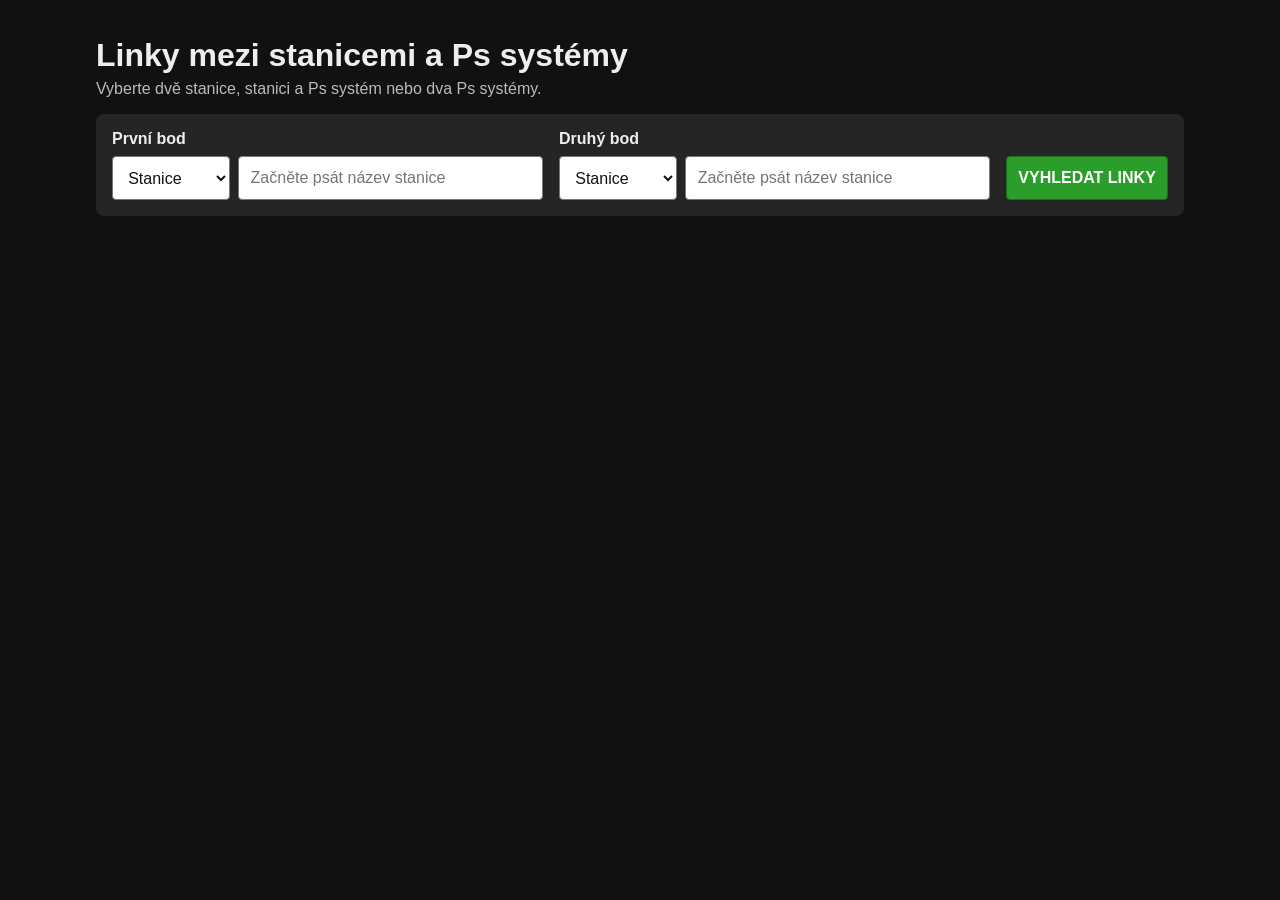
<file: factoring/tools/ps-line-finder.html>
<!DOCTYPE html>
<html lang="cs">
<head>
    <meta charset="UTF-8">
    <meta name="viewport" content="width=device-width, initial-scale=1.0">
    <title>Vyhledávač linek mezi stanicemi a Ps systémy</title>
    <link rel="stylesheet" href="ps-line-finder.css">
    <script type="module" src="ps-line-finder.js"></script>
</head>
<body>
    <main>
        <h1>Linky mezi stanicemi a Ps systémy</h1>
        <p class="description">
            Vyberte dvě stanice, stanici a Ps systém nebo dva Ps systémy.
        </p>

        <section class="selection-panel">
            <div class="endpoint">
                <label for="_firsttype">První bod</label>
                <select id="_firsttype">
                    <option value="station">Stanice</option>
                    <option value="system">Ps systém</option>
                </select>
                <input id="_firstvalue" list="_firstoptions" autocomplete="off"
                    placeholder="Začněte psát název stanice">
                <datalist id="_firstoptions"></datalist>
            </div>

            <div class="endpoint">
                <label for="_secondtype">Druhý bod</label>
                <select id="_secondtype">
                    <option value="station">Stanice</option>
                    <option value="system">Ps systém</option>
                </select>
                <input id="_secondvalue" list="_secondoptions" autocomplete="off"
                    placeholder="Začněte psát název stanice">
                <datalist id="_secondoptions"></datalist>
            </div>

            <button id="_findlines" type="button">VYHLEDAT LINKY</button>
        </section>

        <div id="_linefinderstatus" role="status"></div>
        <section id="_linefinderresults" aria-live="polite"></section>
    </main>
</body>
</html>
</file>
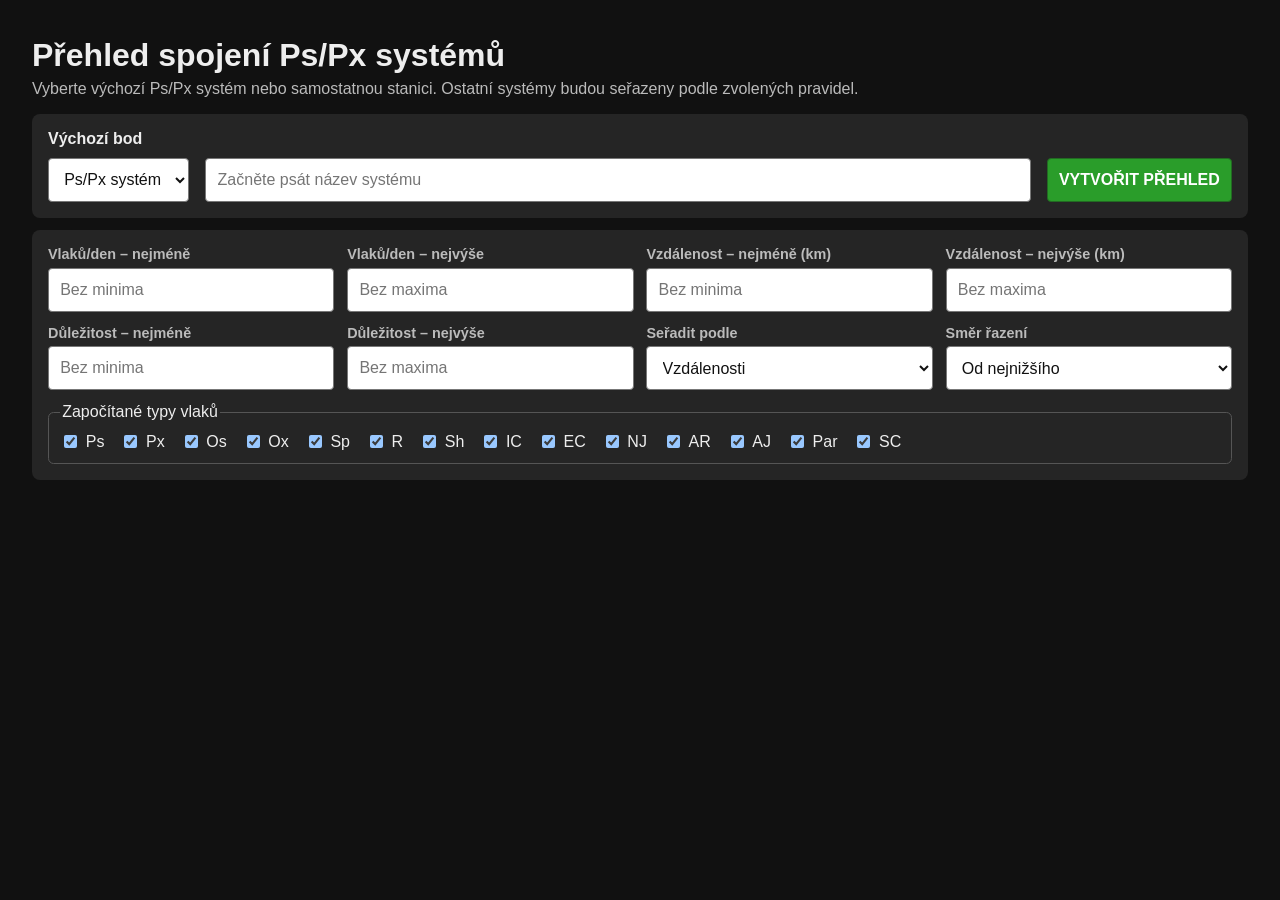
<file: factoring/tools/ps-system-overview.html>
<!DOCTYPE html>
<html lang="cs">
<head>
    <meta charset="UTF-8">
    <meta name="viewport" content="width=device-width, initial-scale=1.0">
    <title>Přehled spojení Ps/Px systémů</title>
    <link rel="stylesheet" href="ps-system-overview.css">
    <script type="module" src="ps-system-overview.js"></script>
</head>
<body>
    <main>
        <h1>Přehled spojení Ps/Px systémů</h1>
        <p class="description">
            Vyberte výchozí Ps/Px systém nebo samostatnou stanici.
            Ostatní systémy budou seřazeny podle zvolených pravidel.
        </p>

        <section class="selection-panel">
            <label for="_sourcevalue">Výchozí bod</label>
            <select id="_sourcetype">
                <option value="system">Ps/Px systém</option>
                <option value="station">Stanice</option>
            </select>
            <input id="_sourcevalue" list="_sourceoptions" autocomplete="off"
                placeholder="Začněte psát název systému">
            <datalist id="_sourceoptions"></datalist>
            <button id="_createoverview" type="button">VYTVOŘIT PŘEHLED</button>
        </section>

        <section class="filter-panel">
            <div class="filter-field">
                <label for="_minconnections">Vlaků/den – nejméně</label>
                <input id="_minconnections" type="number" min="0" step="1" placeholder="Bez minima">
            </div>
            <div class="filter-field">
                <label for="_maxconnections">Vlaků/den – nejvýše</label>
                <input id="_maxconnections" type="number" min="0" step="1" placeholder="Bez maxima">
            </div>
            <div class="filter-field">
                <label for="_mindistance">Vzdálenost – nejméně (km)</label>
                <input id="_mindistance" type="number" min="0" step="0.1" placeholder="Bez minima">
            </div>
            <div class="filter-field">
                <label for="_maxdistance">Vzdálenost – nejvýše (km)</label>
                <input id="_maxdistance" type="number" min="0" step="0.1" placeholder="Bez maxima">
            </div>
            <div class="filter-field">
                <label for="_minimportance">Důležitost – nejméně</label>
                <input id="_minimportance" type="number" min="0" step="0.01" placeholder="Bez minima">
            </div>
            <div class="filter-field">
                <label for="_maximportance">Důležitost – nejvýše</label>
                <input id="_maximportance" type="number" min="0" step="0.01" placeholder="Bez maxima">
            </div>
            <div class="filter-field">
                <label for="_sortby">Seřadit podle</label>
                <select id="_sortby">
                    <option value="distance">Vzdálenosti</option>
                    <option value="connections">Počtu vlaků</option>
                    <option value="fastestTime">Nejrychlejší doby jízdy</option>
                    <option value="averageTime">Průměrné doby jízdy</option>
                    <option value="importance">Důležitosti</option>
                    <option value="importancePerDistance">Důležitosti / vzdálenosti</option>
                </select>
            </div>
            <div class="filter-field">
                <label for="_sortdirection">Směr řazení</label>
                <select id="_sortdirection">
                    <option value="ascending">Od nejnižšího</option>
                    <option value="descending">Od nejvyššího</option>
                </select>
            </div>
            <fieldset class="train-type-filter">
                <legend>Započítané typy vlaků</legend>
                <div id="_traintypeoptions" class="train-type-options"></div>
            </fieldset>
        </section>

        <div id="_overviewstatus" role="status"></div>
        <section id="_overviewresults" aria-live="polite"></section>
    </main>
</body>
</html>
</file>
<file: factoring/styles/base.css>
:root {
    --color-primary: #1a237e;
    --color-primary-interactive: #4c56bd;
    --color-primary-muted: #8b91d3;

    --color-success: #269c26;
    --color-success-darkened: #042e04;
    --color-success-muted: #78a378;
    --color-danger: #7e0505;
    --color-warning: #d87737a8;

    --color-text-default: #e0e0e0;
    --color-text-inverse: #fff;
    --color-text-dark: #000;
    --color-text-highlight: #efffb7;
    --color-station-unvisited: var(--color-text-inverse);
    --color-station-visited: #2add2a;

    --color-border: #8d6f6f;
    --color-border-subtle: #ccc;

    --color-surface-overlay-subtle: rgba(255, 255, 255, 0.05);
    --color-surface-overlay-light: rgba(255, 255, 255, 0.1);
    --color-surface-overlay-medium: rgba(255, 255, 255, 0.15);
    --color-surface-overlay-strong: rgba(255, 255, 255, 0.3);
    --color-shadow: rgba(0, 0, 0, 0.3);

    --color-settings-enabled: var(--color-success);
    --color-settings-disabled: var(--color-danger);
    --color-delay: var(--color-danger);
    --color-track: var(--color-text-inverse);
}

* {
    box-sizing: border-box;
}

table {
    border-collapse: collapse;
    border: none;
    text-align: left;
    background-color: var(--color-primary);
    color: var(--color-text-default);
    width: 100%;
    table-layout: auto;
}

body{
    padding: 0px;
    margin: 0px;
    background-color: var(--color-primary-interactive);
}

tr {
    border: 1px solid var(--color-text-dark);
}

td, th{
    padding: 12px 8px;
    text-wrap-mode: nowrap;
    text-align: left;
    font-size: 0.9rem;
    overflow: hidden;
}

.scroll-container {
    width: 100%;
    overflow: hidden;
    white-space: nowrap;
}

.scroll-text {
    display: inline-block;
    padding-left: 0%;
    animation: slide-end 5s linear infinite;
}

@keyframes slide-end {
    0% { transform: translateX(0); }
    33% { transform: translateX(0); }
    100% { transform: translateX(-100%); }
}

#_dss2 {
    text-align: right;
}

#_mintogoal {
    font-size: 2rem;
}

#_turnbtn {
    background-color: var(--color-warning);
    color: var(--color-text-dark);
}

.scroll-container .scroll-text {
    animation-play-state: paused;
}

td:first-child, th:first-child {
    font-weight: bold;
}

#_walkables {
    display: flex;
    flex-direction: column;
}

#_timetable, #_traintimetable, #_traintimetableheader {
    width: 100%;
    table-layout: fixed;
    border-collapse: collapse;
}

#_timetableheader {
    position: relative;
    width: 100%;
    font-weight: bold;
    font-size: 1.7em;
    padding-left: 2rem;
    padding-right: 2rem;
    padding-top: 2rem;
    padding-bottom: 2rem;
    color: var(--color-text-inverse);
    background-color: var(--color-primary);
    text-align: center;
}

.subtext{
    font-size: 0.75rem;
    text-wrap-mode: wrap;
}

.trainname{
    font-weight: bold;
    font-size: 1.7em;
    padding-left: 2rem;
    padding-right: 2rem;
}

.whiteheader {
    font-weight: bold;
    font-size: 1.7em;
    padding-left: 2rem;
    padding-right: 2rem;
    color: var(--color-text-inverse);
    text-align: center;
    background-color: var(--color-primary);
    padding: 2rem;
    display: flex;
    flex-direction: column;

    div {
        font-size: 1rem;
    }

    .selected {
        width: 50%;
        align-self: center;
        margin-top: 1rem;
        font-size: 1.5rem;
    }
}

.whiteheaderlightbg {
    background-color: var(--color-surface-overlay-light);
}

.reddishinfo {
    font-weight: bold;
    font-size: 1.5em;
    padding-left: 2rem;
    padding-right: 2rem;
    color: var(--color-danger);
    text-align: center;
    background-color:var(--color-primary-muted);
    padding: 2rem;
}

.pinnedlist{
    display: grid;
    padding: 1rem;
    color: var(--color-text-inverse);
    align-items: stretch;
    grid-template-columns: 1fr 1fr;
    grid-column-gap: 0.5rem;
    grid-row-gap: 0.5rem;

    div{
        height: "100%";
        border: var(--color-text-dark) dashed 2px;
        background-color: var(--color-primary-interactive);
        color: var(--color-text-highlight);
        display: flex;
        justify-content: center;
        align-items: center;
        text-align: center;
        padding: 0.5rem;
    }
}

.pinnedlisttoggle{
    height: 45px;
    font-size: 1.5rem;
    display: flex;
    justify-content: center;
    align-items: center;
    text-align: center;
    text-align: center;
    color: var(--color-text-inverse);
    background-color: var(--color-warning);
    
    width: 45px !important;
    border-radius: 50%;
}

.rightalign{
    text-align: right;
}

tr:nth-child(even) {
    background-color: var(--color-surface-overlay-subtle);
}

.delayed{
    background-color: var(--color-danger);
    position: relative;
}

.delayed::after{
    position: absolute;
    top: 2px;
    font-weight: bold;
    right: 8px;
    font-size: 1.3rem;
    content: '!';
    color: var(--color-text-dark);
    vertical-align: center;
}

.tables{
    display: flex;
    flex-direction: row;
    font-family: 'Segoe UI', Roboto, Helvetica, Arial, sans-serif;
}   

#_start {
    height: 100vh;
    padding: 1rem;
    box-sizing: border-box;

    position: relative;
}

#_startoptions {
    overflow-y: auto;
}

#_startsearch {
    position: absolute;
    bottom: 1rem;   
    left: 1rem;  
    right: 1rem; 
    width: calc(100% - 2rem);
}

.tabs tr{
    display: flex;
    width: 100%;
}

.tabs td{
    flex: 1;
    text-align: center;
    font-size: large;
}

td:last-child, th:last-child {
    width: auto;
    text-align: center;
}

@media (max-aspect-ratio: 1/1) {
  .tables {
    flex-direction: column;
  }
  
  .tables table, .tables div {
    width: 100%;
    font: large;
  }

  .scroll-container .scroll-text {
    animation-play-state: running;
  }
}

.tableheader{
    background-color: var(--color-primary-interactive);
}

.var(--color-success){
    background-color: var(--color-success);
}

.detail{
    background-color: var(--color-primary-interactive);
    border: var(--color-text-inverse) solid 5px;
    box-sizing: border-box;
}

.unselected{
    background-color: var(--color-success-muted);
}

.selected{
    background-color: var(--color-success);
}

table{
    padding: 0px;
}


.station-name-unvisited { color: var(--color-station-unvisited) !important; }
.station-name-visited { color: var(--color-station-visited) !important; }
.station-name-prefix, .station-name-value { display: block; }

.station-information-button {
    position: absolute;
    top: 50%;
    right: 1rem;
    transform: translateY(-50%);
    border: 0;
    padding: 0.5rem;
    color: var(--color-text-inverse);
    background: transparent;
    font: inherit;
    cursor: pointer;
}

.station-information {
    min-height: 8rem;
    padding: 1rem;
}


.station-information-content {
    min-height: 4rem;
}
</file>
<file: factoring/styles/shop.css>
.shop-list {
  display: flex;
  flex-direction: column;
  width: 100%;
  background-color: var(--color-primary);
  color: var(--color-text-inverse);
  font-family: system-ui, -apple-system, sans-serif;
}

/* Individual Shop Row */
.shop-item {
  display: flex;
  flex-direction: column;
  align-items: center;
  justify-content: center;
  padding: 16px;
  text-align: center;
  border-bottom: 1px solid var(--color-surface-overlay-light);
}

/* Alternating background rows like the screenshot */
.shop-item:nth-child(even) {
  background-color: var(--color-primary-interactive);
}

.shop-item:nth-child(odd) {
  background-color: var(--color-primary);
}

/* Company / Shop Name */
.shop-title {
  font-size: 1.1rem;
  font-weight: 700;
  margin-bottom: 4px;
  color: var(--color-text-inverse);
}

/* Item Name / Description */
.shop-subtitle {
  font-size: 0.9rem;
  margin-bottom: 12px;
  color: var(--color-text-default);
}

/* Action Button / Price */
.shop-buy-btn {
  background-color: var(--color-success);
  color: var(--color-text-inverse);
  border: none;
  padding: 8px 0;
  width: 60%;
  max-width: 280px;
  font-size: 1.1rem;
  font-weight: 700;
  cursor: pointer;
  border-radius: 2px;
}
</file>
<file: factoring/styles/timetable.css>
.filters{
    display: flex;
    flex-direction: column;
    align-items: flex-start;
    width: 100%;
    background-color: var(--color-success);
}

.filters1, .filters2, .filters3{
    display: flex;
    flex-direction: row;
    align-items: flex-start;
    width: 100%;
    align-items: center;
}

.search-result{
    padding-top: 5px;
    font-size: 1rem;
    background-color: var(--color-primary);
    display: flex;
    justify-content: space-between;
    align-items: center;
    width: 100%;
    color: var(--color-text-inverse);
    border-bottom: var(--color-border) solid 1px;
}

.colored-search-result{
    padding-top: 5px;
    font-size: 1rem;
    background-color: var(--color-warning);
    display: flex;
    justify-content: space-between;
    align-items: center;
    width: 100%;
    color: var(--color-text-dark);
    border-bottom: var(--color-border) solid 1px;
}

.main-text{
    padding-left: 10px;
}

.alt-text{
    text-align: right;
    padding-right: 10px;
    font-size: 0.8em;
}

#_destinations{
    font-size: 0.8em;
    text-align: left;
    border: none;
    margin-right: 5px;
}

#_destheader{
    text-wrap-mode: nowrap;
    padding: 10px;
}

.chosen{
    font-weight: bold;
    font-size: 1.2rem;
    background-color: var(--color-surface-overlay-medium);
}

.lastSectionRow{
    border-bottom: var(--color-text-inverse) solid 5px;
}

.unchosen{
    font-weight: normal;
    font-size: 1rem;
}

.filters div{
    font-size: large;
    text-align: center;
    border: var(--color-text-dark) solid 1px;
    border-bottom: 0px;
    box-sizing: border-box;
}

.filters1 div{
    width: 100%;
    padding-bottom: .5rem;
    padding-top: .5rem;
}

.filters2 div{
    width: 100%;
    padding-bottom: .5rem;
    padding-top: .5rem;
}

.filters3 div{
    width: 100%;
    background-color: var(--color-success);
}

#_walkables tr:first-child th, 
#_walkables tr:first-child td
{
    position: sticky;
    top: 0;
    z-index: 10;
    background-color: var(--color-primary);
}

.walkable td{
    font-size: 1.2em;
    padding: 10px;
}

.innertablerow td{
    background-color: var(--color-primary-interactive);
}

.innertable td{
    font-size: 0.8em;
}

.innertable td .subtext{
    font-size: 0.7em;
}

.ticket-destination-detail-row td {
    padding: 0.45rem;
}


.auto-travel-status-row {
    background-color: var(--color-primary-interactive);
    border: var(--color-text-inverse) solid 5px;
    box-sizing: border-box;
}

.auto-travel-status-row td {
    background-color: var(--color-primary-interactive);
}

.ticket-purchase-label {
    color: var(--color-text-inverse);
    font-weight: 700;
}

.ticket-purchase-button {
    min-width: 6rem;
    padding: 0.55rem 0.8rem;
    border: none;
    border-radius: 0.35rem;
    background-color: var(--color-success-muted);
    color: var(--color-text-inverse);
    font-weight: 700;
    white-space: pre-line;
    cursor: pointer;
}

.ticket-destination-select {
    width: 100%;
    padding: 0.65rem;
    border: none;
    border-radius: 0.35rem;
    background-color: var(--color-text-inverse);
    color: var(--color-text-dark);
}

.auto-board-selected-row td {
    background-color: var(--color-success-muted);
}
.auto-exit-cell {
    overflow: visible;
    text-align: right !important;
    vertical-align: top;
}

.auto-exit-btn {
    padding: 0;
    border: none;
    background: transparent;
    display: inline-flex;
    flex-direction: column;
    align-items: center;
    gap: 0.15rem;
    line-height: 1;
    opacity: 1;
    
    cursor: pointer;
}

.auto-exit-icon {
    font-size: 1.5rem;
}

.auto-exit-price {
    font-size: 0.65rem;
    font-weight: 700;
    white-space: nowrap;
    color: white;
}

.auto-exit-btn.selected {
    opacity: 1;
    filter: none;
}

.auto-exit-selected-row td {
    background-color: var(--color-warning);
}

#_traintimetable td {
    text-align: center;
}

#_traintimetableheader td{
    text-align: center;
}

.border {
    background-color: var(--color-text-dark);
}

.visibleoverflow td {
    overflow: visible;
}

.overflowvisible {
    overflow: visible;
}

.overflowvisiblelowerlayer {
    display: block;
}

.progress-box {
    width: 100%;
    background-color: var(--color-primary);
    padding: 20px;
    box-sizing: border-box;
}

.stations {
    display: flex;
    justify-content: space-between;
    margin-bottom: 20px;
    color: var(--color-text-inverse);
    font-weight: bold;
}

.station {
    text-align: center;
    margin-bottom: 20px;
    color: var(--color-text-inverse);
    font-weight: bold;
}

.track, .singlestop-track {
    position: relative;
    width: 100%;
    height: 4px;
    background-color: var(--color-surface-overlay-strong);
}

.firststop-track {
    position: relative;
    width: 50% !important;
    left: 50%;
    height: 4px;
    background-color: var(--color-surface-overlay-strong);
}

.laststop-track {
    position: relative;
    width: 50% !important;
    height: 4px;
    background-color: var(--color-surface-overlay-strong);
}

.progresstrack {
    position: relative;
    height: 4px;
    bottom: 4px;
    background-color: var(--color-text-inverse);
}

#singlestop {
    width: 50% !important;
}

.singlestop-track::before {
    content: '';
    position: absolute;
    width: 20px;
    height: 20px;
    background-color: var(--color-text-inverse);
    left: 50%;
    top: 2px;
    transform: translate(-50%, -42%);
    border-radius: 50%;
    z-index: 5;
}

.firststop-track::before {
    content: '';
    position: absolute;
    width: 20px;
    height: 20px;
    background-color: var(--color-text-inverse);
    top: 2px;
    transform: translate(-50%, -42%);
    border-radius: 50%;
    z-index: 5;
}

.laststop-track::before {
    content: '';
    position: absolute;
    width: 20px;
    height: 20px;
    background-color: var(--color-text-inverse);
    top: 2px;
    left: 100%;
    transform: translate(-50%, -42%);
    border-radius: 50%;
    z-index: 5;
}

.track::before{
    content: '';
    position: absolute;
    width: 20px;
    height: 20px;
    background-color: var(--color-text-inverse);
    transform: translate(-50%, -42%);
    border-radius: 50%;
    z-index: 5;
}

.notpinned {
    background-image: url("data:image/svg+xml;utf8,<svg xmlns='http://www.w3.org/2000/svg' width='40' height='40' viewBox='0 0 24 24'><path fill='black' d='M16 9V4h1c.55 0 1-.45 1-1s-.45-1-1-1H7c-.55 0-1 .45-1 1s.45 1 1 1h1v5c0 1.66-1.34 3-3 3v2h5.97v7l1 1 1-1v-7H19v-2c-1.66 0-3-1.34-3-3z'/></svg>");
    background-repeat: no-repeat;
    
    background-position: calc(100% - 5px) 5px; 
    
    background-size: 25px 25px;
}

.pinned {
    background-image: url("data:image/svg+xml;utf8,<svg xmlns='http://www.w3.org/2000/svg' width='40' height='40' viewBox='0 0 24 24'><path fill='salmon' d='M16 9V4h1c.55 0 1-.45 1-1s-.45-1-1-1H7c-.55 0-1 .45-1 1s.45 1 1 1h1v5c0 1.66-1.34 3-3 3v2h5.97v7l1 1 1-1v-7H19v-2c-1.66 0-3-1.34-3-3z'/></svg>");
    background-repeat: no-repeat;
    
    background-position: calc(100% - 5px) 5px; 
    
    background-size: 25px 25px;
}

.track::after{
    content: '';
    position: absolute;
    width: 20px;
    height: 20px;
    background-color: var(--color-text-inverse);
    transform: translate(50%, -42%);
    border-radius: 50%;
    z-index: 5;
    right: 0%;
}

.train {
    position: absolute;
    top: 0;
    left: 100%;
    width: 30px !important;
    height: 30px !important;
    transform: translate(-50%, -50%) scaleX(-1);
    line-height: 1;
    white-space: nowrap;
    font-size: 24px;
    z-index: 10;
    cursor: default;
}

.inactive {
    display: none;
}
</file>
<file: factoring/styles/idos.css>
.search-panel {
    background-color: var(--color-primary);
    padding: 1.5rem;
    box-shadow: 0 4px 15px var(--color-shadow);
    margin: 20px auto;
}

.idossearchh {
    display: flex;
    justify-content: space-between;
    color: var(--color-text-inverse);
    font-size: 0.9rem;
    margin-bottom: 5px;
    padding: 0 5px;
    position: relative;
}

.idossearchh::after {
    content: '⇆';
    font-size: 1.5rem;
    position: absolute;
    left: 50%;
    transform: translate(-50%, -20%);
}

#_idosresults {
    width: 100%;
}

.idossearch {
    display: flex;
    gap: 10px;
}

.timesetting {
    margin-top: 1rem;
    display: flex;
    gap: 0px;
    height: 45px;
    text-align: center;
    color: var(--color-text-inverse);
    font-size: 2rem;
    display: flex !important;
    width: 100%;
}

.idos-air-routes {
    display: flex;
    align-items: center;
    gap: 0.75rem;
    min-height: 44px;
    margin-top: 0.75rem;
    color: var(--color-text-inverse);
    font-weight: bold;
    cursor: pointer;
}

.idos-air-routes input {
    width: 1.4rem;
    height: 1.4rem;
    margin: 0;
    accent-color: var(--color-success);
    cursor: pointer;
}

#_idostime {
    text-align: center;
    font-size: 2rem;
    width: 100%;
    min-width: 75%;
    border: none;
    display: block;
}

.s1optionsframe {
    display: flex;
    flex-direction: row;
    gap: 10px;
    width: 100%;
}

#_s1optionsclose {
    flex: 1;
    right: 0;
    height: 45px;
    padding: 0 15px;
    background-color: var(--color-danger);
    font-size: 1rem;
    color: var(--color-text-inverse);
    display: flex;
    align-items: center;
    justify-content: center;
}

.idossearch input {
    flex: 1;
    height: 45px;
    padding: 0 15px;
    min-width: 0;
    background-color: var(--color-text-inverse);
    font-size: 1rem;
    color: var(--color-primary);
}

.idossearch input.station-name-unvisited {
    color: var(--color-text-dark) !important;
}

.toppanel {
    position: sticky;
    top: 0;
    z-index: 10;
    display: grid;
    /* 4 columns: Clock | Money | Energy | Wifi */
    grid-template-columns: auto auto auto 2.25rem;
    justify-content: space-between;
    align-items: center;
    column-gap: 0.5rem;
    min-height: 2.75rem;
    padding: 0.5rem 0.75rem;
    background-color: var(--color-primary);
    color: var(--color-text-inverse);
}

/* Ensure grid items don't overflow or collapse */
.toppanel > div {
    min-width: 0;
    white-space: nowrap;
}

.connection-control {
    justify-self: end;
    width: 2.25rem;
    height: 2.25rem;
    display: flex;
    align-items: center;
    justify-content: center;
    flex-shrink: 0;
}

.status-group {
    justify-self: end;
    display: flex;
    align-items: center;
    gap: 0.5rem;
}

.wifi,
.nowifi,
.data-signal {
    width: 100%;
    height: 100%;
    background-size: contain;
    background-repeat: no-repeat;
    background-position: center;
    filter: invert(1);
    cursor: pointer;
    position: relative;
}

.connection-uses {
    position: absolute;
    left: -0.25rem;
    top: -0.1rem;

    min-width: 1rem;
    padding: 0.05rem 0.2rem;
    border-radius: 0.5rem;

    color: black;
    background-color: var(--color-dark-blue);
    font-size: 0.8rem;
    line-height: 1rem;
    text-align: center;
}

.operator-selection {
    position: absolute;
    top: calc(100% + 0.5rem);
    right: 0;
    z-index: 20;
    display: grid;
    min-width: 13rem;
    border: 1px solid var(--color-border);
    background-color: var(--color-primary);
    box-shadow: 0 0.35rem 0.8rem var(--color-shadow);
}

.operator-selection[hidden] {
    display: none;
}

.operator-option {
    display: flex;
    align-items: center;
    gap: 0.75rem;
    width: 100%;
    border: 0;
    border-radius: 0;
    padding: 0.75rem 1rem;
    background-color: var(--color-primary);
    color: var(--color-text-inverse);
    text-align: left;
    cursor: pointer;
}

.operator-status-icon {
    flex: 0 0 1.75rem;
    width: 1.75rem;
    height: 1.75rem;
    background-position: center;
}

.operator-option + .operator-option {
    border-top: 1px solid var(--color-border);
}

.operator-option.selected {
    background-color: var(--color-success);
    font-weight: bold;
}

.wifi {
    background-image: url("../img/wifi.png");
}

.nowifi {
    background-image: url("../img/nowifi.png");
}

.data-uses-0 {
    background-image: url("../img/data-0.svg");
}

.data-uses-1 {
    background-image: url("../img/data-1.svg");
}

.data-uses-2 {
    background-image: url("../img/data-2.svg");
}

.data-uses-3 {
    background-image: url("../img/data-3.svg");
}

.data-uses-4 {
    background-image: url("../img/data-4.svg");
}

.data-uses-5 {
    background-image: url("../img/data-5.svg");
}

.data-uses-0.data-warning {
    background-image: url("../img/data-0-warning.svg");
}

.data-uses-1.data-warning {
    background-image: url("../img/data-1-warning.svg");
}

.data-uses-2.data-warning {
    background-image: url("../img/data-2-warning.svg");
}

.data-uses-3.data-warning {
    background-image: url("../img/data-3-warning.svg");
}

.data-uses-4.data-warning {
    background-image: url("../img/data-4-warning.svg");
}

.data-uses-5.data-warning {
    background-image: url("../img/data-5-warning.svg");
}

#_clock, #_money, #_energy {
    font-size: 1.25rem;
    font-weight: 700;
}

#_clock { justify-self: start; }
#_money { justify-self: center; }
#_energy { justify-self: end; }

#_idosstats {
    display: none;
    color: var(--color-text-inverse);
    padding: 1rem;
    text-align: center;

    div {
        font-size: 1.2rem;
    }
}

#_idosstats > div,
.idos-stat-column {
    flex: 1;
}

#_idosstats .idos-stat-secondary {
    margin-top: 0.2rem;
    color: var(--color-text-highlight);
    font-size: 0.8rem;
}

.nowifiinfo {
    text-align: center;
    font-size: 2rem;
    padding: 1rem;
}

#_searchstation {
    flex: 3;
    height: 45px;
    padding: 0 15px;
    background-color: var(--color-text-inverse);
    font-size: 1rem;
    color: var(--color-primary);
}

.idossearchs {
    display: block;
    width: 100%;
    height: 55px;
    margin-top: 15px;
    background-color: var(--color-success);
    color: var(--color-text-inverse);
    font-size: 1.2rem;
    font-weight: bold;
}

select option {
    border-bottom: 1px solid var(--color-border-subtle);
    padding: 10px;
}
</file>
<file: factoring/styles/settings.css>
.settingsrow {
    display: flex;
    flex-direction: row;
    margin: 1rem;
    width: auto !important;
}

.settingsrow > div {
    display: block;
    flex: 1;
    background-color: var(--color-primary);
    color: var(--color-text-inverse);
    text-align: center;
    padding: 0.5rem;
    font-size: 1rem;
}

.settingsrow .off { background-color: var(--color-settings-disabled); }
.settingsrow .on { background-color: var(--color-settings-enabled); }

.settingsrow .settingscontrol {
    display: flex;
    gap: 0.5rem;
    align-items: center;
}

.settingscontrol input {
    min-width: 0;
    width: 7rem;
    flex: 1;
}

.settingscontrol button { min-width: fit-content; }

.settings-version {
    margin: 1.5rem 1rem 0.75rem;
    color: var(--color-text-default);
    font-size: 0.75rem;
    text-align: center;
}
</file>
<file: factoring/styles/log.css>
.log-section {
    padding: 0.75rem;
    color: var(--color-text-inverse);
}

.log-toolbar {
    display: grid;
    grid-template-columns: 1fr auto auto;
    gap: 0.5rem;
    align-items: center;
    margin-bottom: 0.75rem;
    font-weight: bold;
}

.log-toolbar button {
    padding: 0.6rem;
    color: var(--color-text-inverse);
    background-color: var(--color-primary);
    border: 1px solid var(--color-text-inverse);
}

#_debuglog {
    display: block;
    width: 100%;
    min-height: 65vh;
    padding: 0.75rem;
    resize: vertical;
    border: 1px solid var(--color-border-subtle);
    background-color: var(--color-primary);
    color: var(--color-text-inverse);
    font-family: monospace;
    font-size: 0.75rem;
    line-height: 1.4;
    white-space: pre-wrap;
}
</file>
<file: factoring/styles/foodora.css>
.foodora {
    margin: 1rem;
    padding-top: 1.8rem;
    position: relative;
    background-color: var(--color-primary);
}

.foodora.pinned-order {
    background-color: var(--color-primary-interactive);
    border: 1px solid var(--color-warning);
}

.foodora > div {
    display: flex;
    padding: 0.25rem;
    color: var(--color-text-inverse);
    font-size: 1rem;
    text-align: center;
}

.foodora > div > * { flex: 15; text-align: left; }
.foodora > div > :first-child { flex: 6; }
.foodora > div > :last-child { text-align: center; }

.foodora .options > button {
    flex: 1;
    margin: 0 0.25rem;
}

.delivery-pin-row {
    position: absolute;
    top: 0.35rem;
    right: 0.35rem;
    justify-content: flex-end;
    pointer-events: none;
}

.delivery-pin-button {
    flex: none !important;
    border: 0;
    background: transparent;
    cursor: pointer;
    pointer-events: auto;
}

.delivery-state, .foodora button {
    border: 0;
    padding: 0.5rem;
}

.success, .route-start, .route-end { background-color: var(--color-success); color: var(--color-text-inverse); }
.warning { background-color: var(--color-warning); color: var(--color-text-dark); }
.danger, .cancel { background-color: var(--color-danger); color: var(--color-text-inverse); }

.unlock-slot-header { font-weight: bold; }
.unlock-slot-body { justify-content: center; }
.unlock-slot-action { width: 100%; text-align: center; }

.movement-selector {
    display: grid;
    grid-template-columns: repeat(3, 1fr);
    gap: 0.35rem;
    width: 100%;
    padding: 0.4rem;
    box-sizing: border-box;
}

.buff-selector {
    display: grid;
    grid-template-columns: repeat(5, 1fr);
    gap: 0.35rem;
    width: 100%;
    padding: 0.4rem;
    box-sizing: border-box;
}

._trainBuffOption {
    display: flex;
    flex-direction: column;
    align-items: center;
    justify-content: center;
    gap: 0.2rem;

    min-height: 3.5rem;
    padding: 0.4rem 0.2rem;
    border: 2px solid var(--color-border);

    background-color: var(--color-primary);
    font: inherit;
    font-size: 0.9rem;
    font-weight: bold;
    color: white;
}

#_fasterOption {
    background-color: yellow;
    color:black;
}

#_accelerationOption {
    background-color: red;
}

#_noDelayOption {
    background-color: blue;
}

#_skipNextStationOption {
    background-color: green;
}

#_waitOption {
    background-color: purple;
}

.movement-option {
    display: flex;
    flex-direction: column;
    align-items: center;
    justify-content: center;
    gap: 0.2rem;

    min-height: 3.5rem;
    padding: 0.4rem 0.2rem;
    border: 2px solid var(--color-border);

    color: var(--color-text-inverse);
    background-color: var(--color-primary);
    font: inherit;
    font-size: 1.2rem;
    font-weight: bold;
}


.movement-option.selected, ._trainBuffoption.selected {
    background-color: var(--color-success);
    border-color: var(--color-success);
}

.movement-icon {
    font-size: 1.35rem;
    line-height: 1;
}
</file>
<file: factoring/styles/collection.css>
.collection-tab {
    padding: 1rem;
    color: var(--color-text-inverse);
}

.collection-nav {
    display: flex;
    gap: 0.5rem;
    margin-bottom: 1rem;
}

.collection-nav-btn {
    flex: 1;
    padding: 0.75rem;
    border: none;
    border-radius: 0.35rem;
    background-color: var(--color-primary);
    color: var(--color-text-inverse);
    cursor: pointer;
}

.collection-nav-btn.active {
    background-color: var(--color-success);
}

.collection-content {
    display: flex;
    flex-direction: column;
    gap: 0.5rem;
    padding: 1rem;
    border-radius: 0.35rem;
    background-color: var(--color-surface-overlay-light);
}

.collection-empty {
    color: var(--color-text-default);
    font-size: 1rem;
    text-align: center;
}

.collection-district-btn,
.collection-station-btn,
.collection-company-btn,
.collection-type-btn,
.collection-line-btn,
.collection-back-btn {
    width: 100%;
    padding: 0.8rem 0.9rem;
    border: none;
    border-radius: 0.35rem;
    background-color: var(--color-primary);
    color: var(--color-text-inverse);
    text-align: left;
    cursor: pointer;
}

.collection-district-btn {
    --visited-percentage: 0%;
    background-image: linear-gradient(
        to right,
        var(--color-success) 0%,
        var(--color-success) var(--visited-percentage),
        var(--color-primary) var(--visited-percentage),
        var(--color-primary) 100%
    );
}

.collection-line-progress-btn {
    --visited-percentage: 0%;
    background-image: linear-gradient(
        to right,
        var(--color-success) 0%,
        var(--color-success) var(--visited-percentage),
        var(--color-primary) var(--visited-percentage),
        var(--color-primary) 100%
    );
}

.collection-line-btn.visited {
    background-color: var(--color-success-darkened);
}
.collection-station-btn.visited {
    background-color: var(--color-success-darkened);
}

.collection-district-btn:hover,
.collection-station-btn:hover,
.collection-company-btn:hover,
.collection-type-btn:hover,
.collection-line-btn:hover,
.collection-back-btn:hover {
    background-color: var(--color-primary-interactive);
}

.collection-section-title {
    margin: 0.25rem 0;
    color: var(--color-text-inverse);
    font-weight: 700;
}

.collection-sort {
    display: grid;
    grid-template-columns: repeat(3, minmax(0, 1fr));
    gap: 0.4rem;
    margin-bottom: 0.5rem;
}

.collection-sort-btn {
    min-width: 0;
    padding: 0.6rem 0.35rem;
    border: none;
    border-radius: 0.35rem;
    background-color: var(--color-primary);
    color: var(--color-text-inverse);
    cursor: pointer;
}

.collection-sort-btn.active {
    background-color: var(--color-success);
}

.collection-sort-btn:hover {
    background-color: var(--color-primary-interactive);
}

.collection-line-btn {
    display: flex;
    flex-direction: column;
    gap: 0.3rem;
}

.collection-line-number {
    font-weight: 700;
}

.collection-line-route {
    color: var(--color-text-default);
    font-size: 0.9rem;
}
</file>
<file: factoring/styles/map.css>
#_section9 {
    width: 100%;
}

.map-toolbar {
    display: flex;
    align-items: center;
    justify-content: space-between;
    gap: 1rem;
    padding: 0.75rem 1rem;
    color: var(--color-text-default);
    background: var(--color-primary);
}

.map-district-info {
    min-width: 0;
}

#_mapdistrictname {
    font-weight: bold;
}

#_mapdistrictdetails {
    margin-top: 0.2rem;
    font-size: 0.8rem;
    white-space: normal;
}

#_mapstationsummary {
    margin-top: 0.35rem;
    font-size: 0.8rem;
    color: var(--color-text-highlight);
    white-space: normal;
}

#_mapreset {
    flex: 0 0 auto;
    border: 1px solid var(--color-border-subtle);
    padding: 0.55rem 0.8rem;
    color: var(--color-text-inverse);
    background: var(--color-primary-interactive);
    cursor: pointer;
}

.map-stage {
    width: 100%;
    height: min(68vh, 680px);
    min-height: 420px;
    overflow: hidden;
    background: var(--color-surface-overlay-light);
}

#_districtmap {
    display: block;
    width: 100%;
    height: 100%;
    cursor: grab;
    touch-action: none;
}

#_districtmap.dragging {
    cursor: grabbing;
}

.map-district {
    fill: var(--color-surface-overlay-light);
    stroke: var(--color-border-subtle);
    stroke-width: 1.1;
    vector-effect: non-scaling-stroke;
    cursor: pointer;
}

.map-district:hover,
.map-district.selected {
    fill: var(--color-primary-muted);
    stroke: var(--color-text-inverse);
    stroke-width: 2;
}

.map-capital {
    fill: var(--color-danger);
    stroke: var(--color-text-inverse);
    stroke-width: 1;
    vector-effect: non-scaling-stroke;
    pointer-events: none;
}

.map-capital.selected {
    fill: var(--color-warning);
}

.map-station-marker {
    vector-effect: non-scaling-stroke;
    pointer-events: auto;
}

.map-reachable-station {
    fill: var(--color-success);
    stroke: var(--color-text-dark);
    stroke-width: 0.8;
}

.map-selected-station {
    fill: var(--color-warning);
    stroke: var(--color-text-inverse);
    stroke-width: 2;
}

@media (max-aspect-ratio: 1/1) {
    .map-stage {
        height: 58vh;
        min-height: 360px;
    }
}
</file>
<file: factoring/tools/ps-line-finder.css>
:root {
    color-scheme: dark;
    font-family: Arial, sans-serif;
    background: #111;
    color: #eee;
}

* {
    box-sizing: border-box;
}

body {
    margin: 0;
}

main {
    width: min(70rem, 100%);
    margin: 0 auto;
    padding: 1rem;
}

h1 {
    margin-bottom: 0.35rem;
    font-size: clamp(1.4rem, 5vw, 2rem);
}

.description {
    margin-top: 0;
    color: #bbb;
}

.selection-panel {
    display: grid;
    grid-template-columns: minmax(0, 1fr) minmax(0, 1fr) auto;
    gap: 1rem;
    align-items: end;
    padding: 1rem;
    border-radius: 0.5rem;
    background: #252525;
}

.endpoint {
    display: grid;
    grid-template-columns: auto minmax(0, 1fr);
    gap: 0.5rem;
}

.endpoint label {
    grid-column: 1 / -1;
    font-weight: bold;
}

select,
input,
button {
    min-height: 2.75rem;
    border: 1px solid #777;
    border-radius: 0.25rem;
    padding: 0.5rem 0.7rem;
    font: inherit;
}

select,
input {
    min-width: 0;
    background: #fff;
    color: #111;
}

button {
    border-color: #226b22;
    background: #2a9d2a;
    color: #fff;
    font-weight: bold;
    cursor: pointer;
}

button:hover {
    background: #238523;
}

#_linefinderstatus {
    min-height: 2.75rem;
    padding: 1rem 0;
    font-weight: bold;
}

#_linefinderstatus.error {
    color: #ff8d8d;
}

#_linefinderresults {
    display: grid;
    gap: 0.8rem;
}

.line-result {
    border-left: 0.4rem solid #2a9d2a;
    padding: 0.85rem 1rem;
    background: #252525;
}

.line-result h2 {
    margin: 0 0 0.65rem;
    font-size: 1.15rem;
}

.line-details {
    display: grid;
    grid-template-columns: max-content minmax(0, 1fr);
    gap: 0.25rem 0.8rem;
    margin: 0;
}

.line-details dt {
    color: #bbb;
}

.line-details dd {
    margin: 0;
}

.system-stops {
    margin: 0.65rem 0 0;
    color: #cfffad;
}

.intermediate-stops {
    margin: 0.65rem 0 0;
    line-height: 1.5;
}

.interval-summary {
    border: 1px solid #3f7f3f;
    padding: 0.8rem 1rem;
    background: #1b311b;
}

.interval-summary p {
    margin: 0;
}

.interval-summary p + p {
    margin-top: 0.5rem;
    color: #cfffad;
    font-weight: bold;
}

@media (max-width: 48rem) {
    .selection-panel {
        grid-template-columns: 1fr;
    }

    .line-details {
        grid-template-columns: 1fr;
    }

    .line-details dd:not(:last-child) {
        margin-bottom: 0.35rem;
    }
}
</file>
<file: factoring/tools/ps-system-overview.css>
:root {
    color-scheme: dark;
    font-family: Arial, sans-serif;
    background: #111;
    color: #eee;
}

* {
    box-sizing: border-box;
}

body {
    margin: 0;
}

main {
    width: min(78rem, 100%);
    margin: 0 auto;
    padding: 1rem;
}

h1 {
    margin-bottom: 0.35rem;
    font-size: clamp(1.4rem, 5vw, 2rem);
}

.description {
    margin-top: 0;
    color: #bbb;
}

.selection-panel {
    display: grid;
    grid-template-columns: auto minmax(0, 1fr) auto;
    gap: 0.6rem 1rem;
    align-items: end;
    padding: 1rem;
    border-radius: 0.5rem;
    background: #252525;
}

.selection-panel label {
    grid-column: 1 / -1;
    font-weight: bold;
}

input,
select,
button {
    min-height: 2.75rem;
    border: 1px solid #777;
    border-radius: 0.25rem;
    padding: 0.5rem 0.7rem;
    font: inherit;
}

input,
select {
    min-width: 0;
    background: #fff;
    color: #111;
}

.filter-panel {
    display: grid;
    grid-template-columns: repeat(4, minmax(10rem, 1fr));
    gap: 0.8rem;
    margin-top: 0.8rem;
    padding: 1rem;
    border-radius: 0.5rem;
    background: #252525;
}

.filter-field {
    display: grid;
    gap: 0.35rem;
}

.filter-field label {
    color: #bbb;
    font-size: 0.9rem;
    font-weight: bold;
}

.train-type-filter {
    grid-column: 1 / -1;
    margin: 0;
    border: 1px solid #555;
    border-radius: 0.35rem;
    padding: 0.7rem;
}

.train-type-options {
    display: flex;
    flex-wrap: wrap;
    gap: 0.55rem 1rem;
}

.train-type-options label {
    display: flex;
    gap: 0.35rem;
    align-items: center;
    cursor: pointer;
}

.train-type-options input {
    min-height: auto;
    padding: 0;
}

button {
    border-color: #226b22;
    background: #2a9d2a;
    color: #fff;
    font-weight: bold;
    cursor: pointer;
}

button:hover {
    background: #238523;
}

#_overviewstatus {
    min-height: 2.75rem;
    padding: 1rem 0;
    font-weight: bold;
}

#_overviewstatus.error {
    color: #ff8d8d;
}

#_overviewresults {
    display: grid;
    gap: 0.75rem;
}

.system-result {
    border-left: 0.4rem solid #2a9d2a;
    background: #252525;
}

.system-result.no-connections {
    border-left-color: #777;
}

.system-result summary {
    display: grid;
    grid-template-columns: minmax(16rem, 1fr) repeat(4, minmax(8rem, auto));
    gap: 0.8rem 1.25rem;
    align-items: center;
    padding: 0.9rem 1rem;
    cursor: pointer;
}

.system-name {
    font-size: 1.1rem;
    font-weight: bold;
}

.system-type {
    display: inline-block;
    margin-right: 0.45rem;
    border-radius: 0.25rem;
    padding: 0.15rem 0.4rem;
    background: #353b99;
}

.summary-value {
    text-align: right;
}

.no-connections .connections-value {
    color: #aaa;
}

.system-details {
    padding: 0 1rem 1rem;
}

.system-statistics {
    display: grid;
    grid-template-columns: max-content minmax(0, 1fr);
    gap: 0.3rem 0.9rem;
    margin: 0 0 0.9rem;
}

.system-statistics dt {
    color: #bbb;
}

.system-statistics dd {
    margin: 0;
}

.table-wrapper {
    overflow-x: auto;
}

table {
    width: 100%;
    border-collapse: collapse;
}

th,
td {
    border-top: 1px solid #555;
    padding: 0.55rem;
    text-align: left;
    vertical-align: top;
}

th {
    color: #bbb;
    white-space: nowrap;
}

td.number {
    text-align: right;
    white-space: nowrap;
}

.none {
    margin: 0;
    color: #bbb;
}

@media (max-width: 55rem) {
    .selection-panel,
    .filter-panel,
    .system-result summary {
        grid-template-columns: 1fr;
    }

    .summary-value {
        text-align: left;
    }

    .system-statistics {
        grid-template-columns: 1fr;
    }

    .system-statistics dd:not(:last-child) {
        margin-bottom: 0.35rem;
    }
}
</file>
